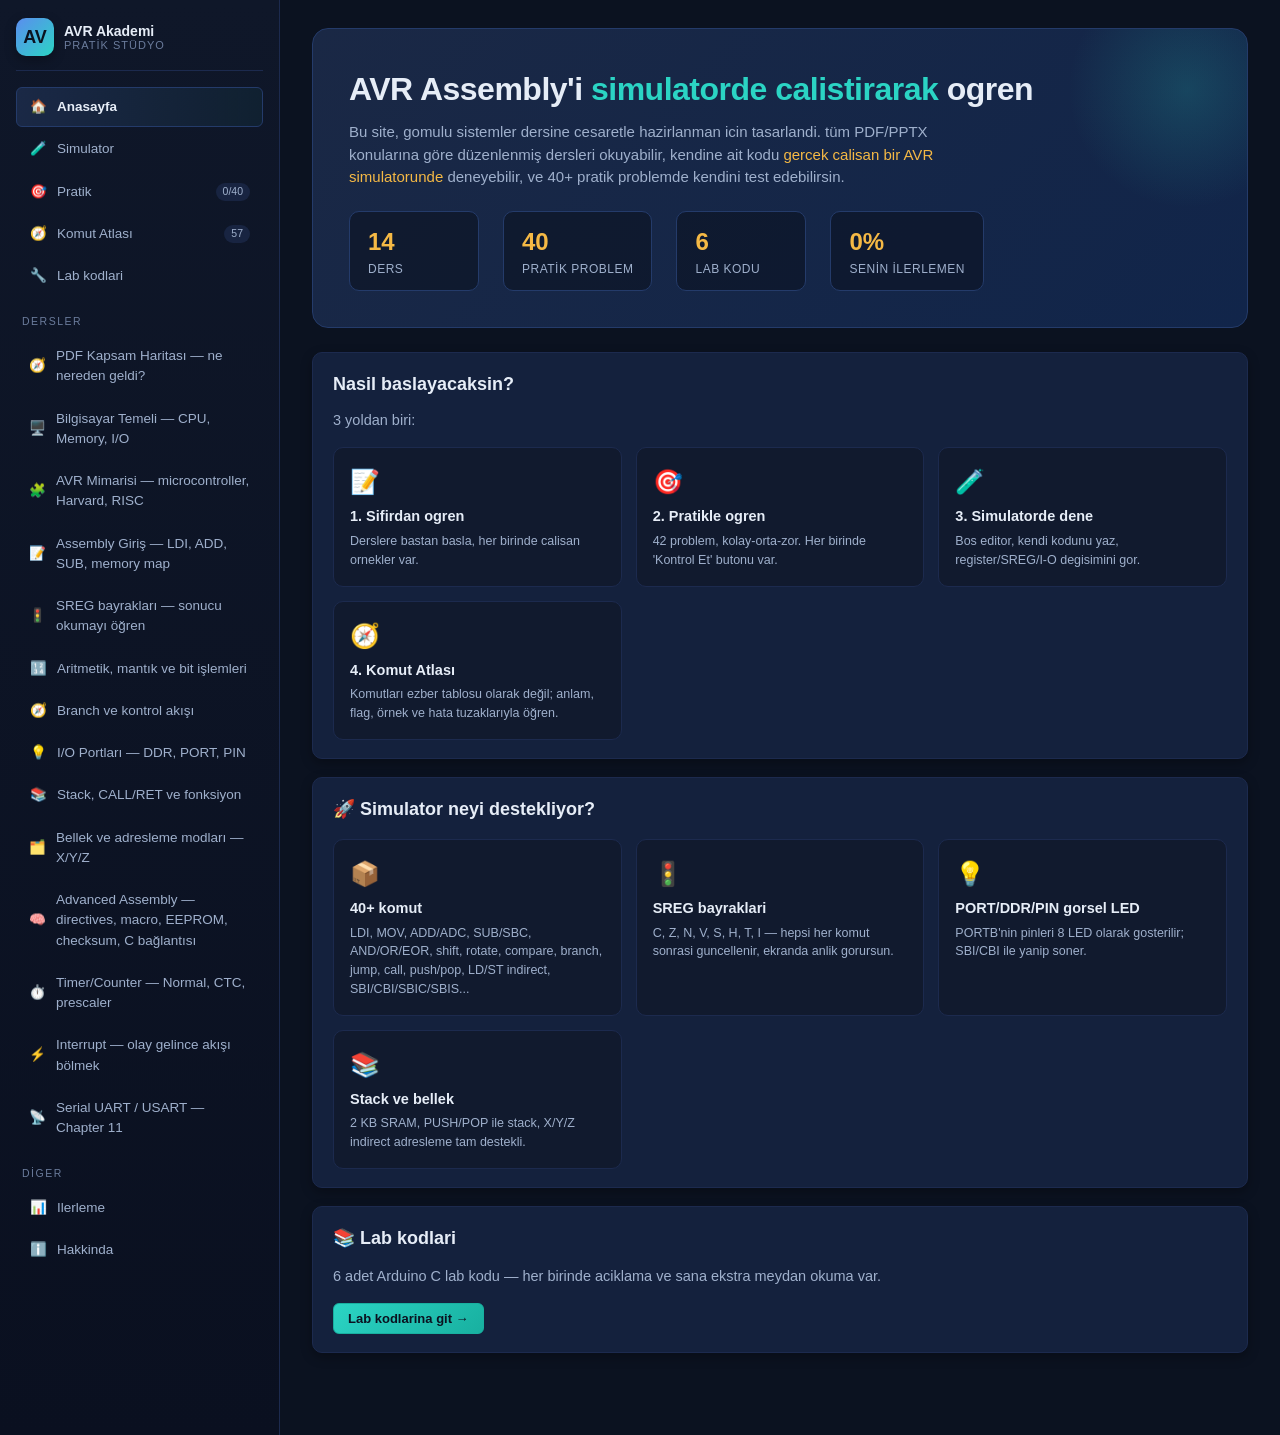
<file: index.html>
<!DOCTYPE html>
<html lang="tr">
<head>
  <meta charset="UTF-8">
  <meta name="viewport" content="width=device-width, initial-scale=1">
  <meta http-equiv="refresh" content="0; url=avr_akademi_v8_tum_pdf_kontrol_full_dersler.html">
  <title>AVR Akademi</title>
</head>
<body>
  <script>
    window.location.replace("avr_akademi_v8_tum_pdf_kontrol_full_dersler.html");
  </script>
  <a href="avr_akademi_v8_tum_pdf_kontrol_full_dersler.html">AVR Akademi sitesini ac</a>
</body>
</html>
</file>
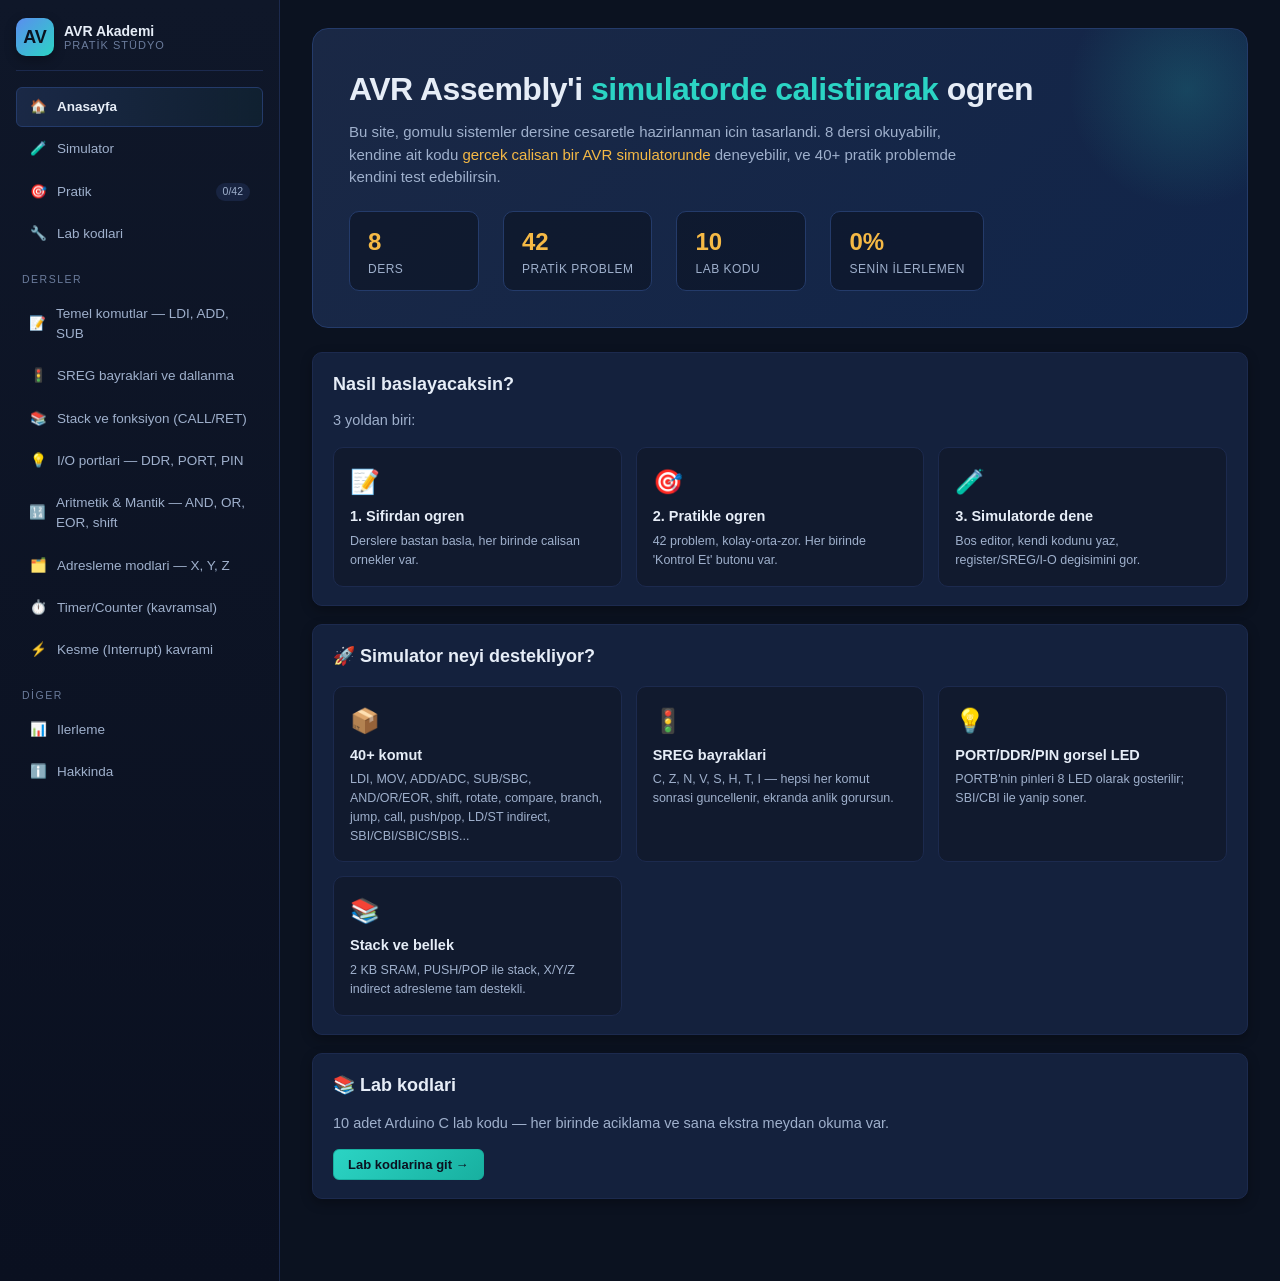
<file: original_split_files/index.html>
<!DOCTYPE html>
<html lang="tr">
<head>
  <meta charset="UTF-8">
  <meta name="viewport" content="width=device-width, initial-scale=1">
  <title>AVR Akademi — Pratik Stüdyo</title>
  <link rel="stylesheet" href="styles.css">
</head>
<body>
  <div class="app">
    <aside class="sidebar" id="sidebar"></aside>
    <main class="main" id="main"></main>
  </div>

  <script src="simulator.js"></script>
  <script src="content.js"></script>
  <script src="app.js"></script>
</body>
</html>
</file>
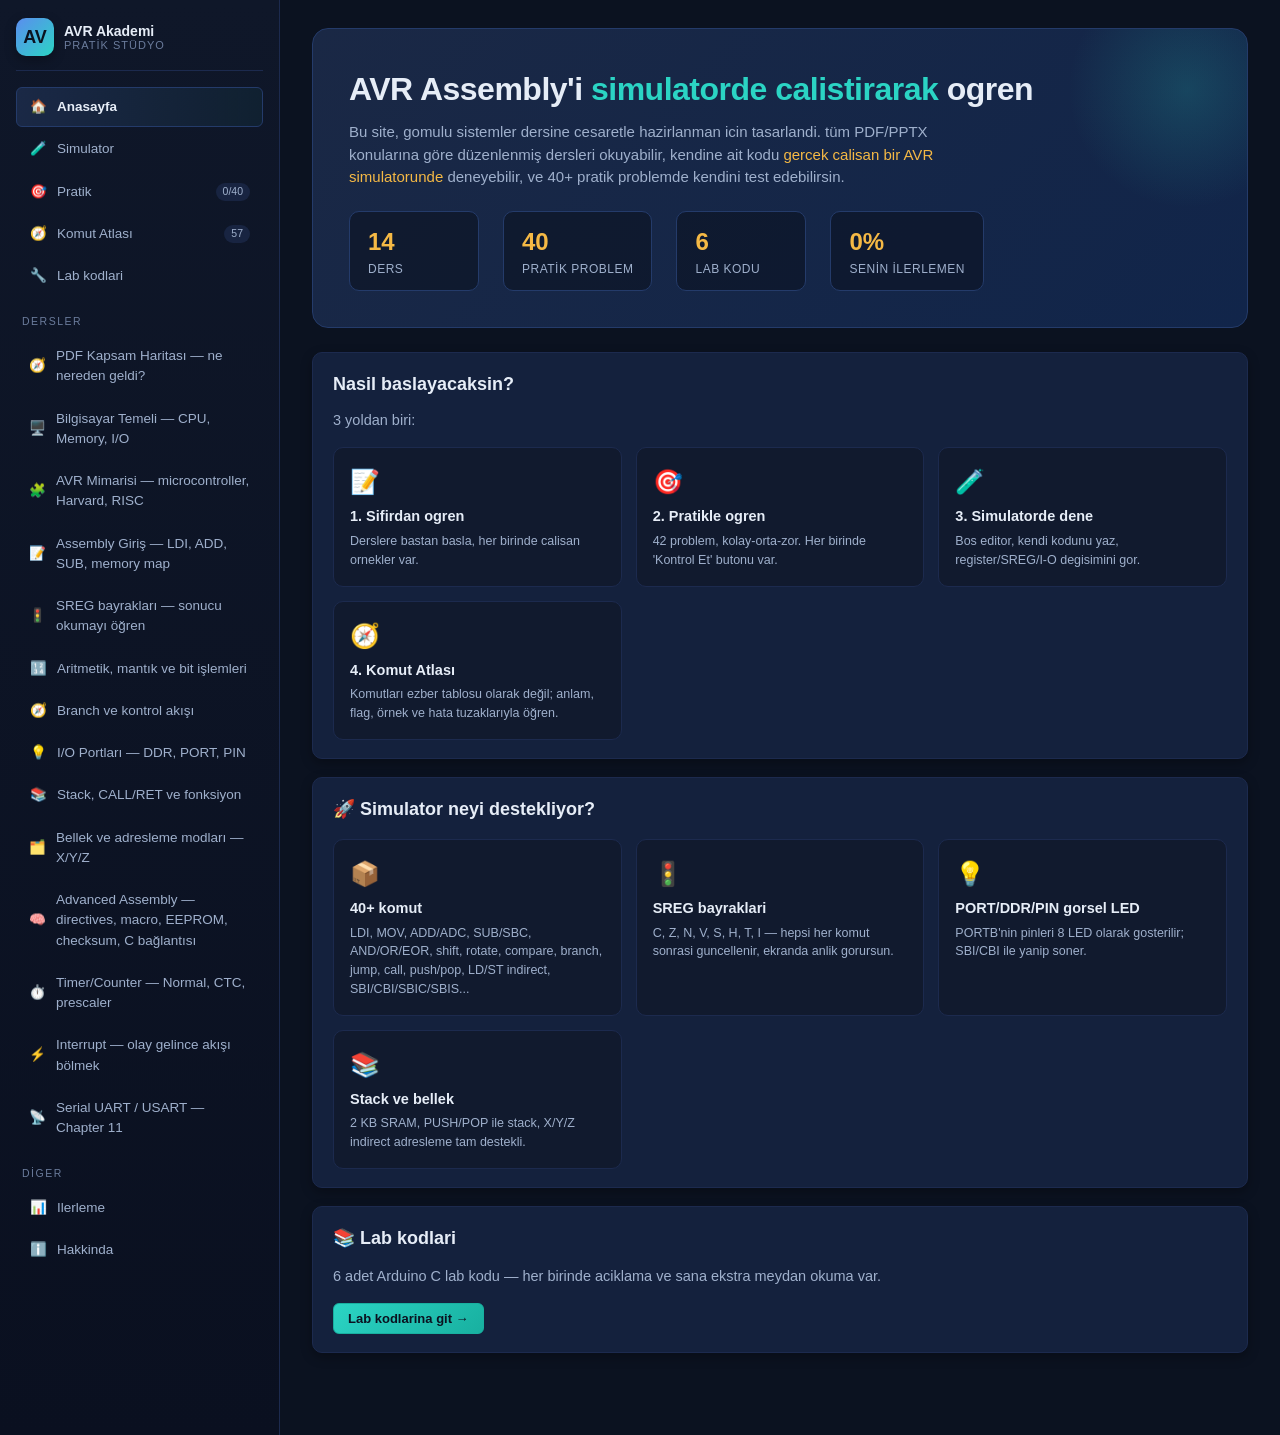
<file: avr_akademi_v8_tum_pdf_kontrol_full_dersler.html>
<!DOCTYPE html>
<html lang="tr">
<head>
  <meta charset="UTF-8">
  <meta name="viewport" content="width=device-width, initial-scale=1">
  <title>AVR Akademi — Full PDF Uyumlu Ders Stüdyosu</title>
  <style>
/* ===== Renk paleti ===== */
:root {
  --bg:          #0B1220;
  --bg-2:        #111A2E;
  --bg-3:        #182441;
  --panel:       #14213D;
  --panel-2:     #1B2C57;
  --border:      #243B6A;
  --border-soft: #1C2A4E;
  --text:        #E6EDF7;
  --text-dim:    #9FB0CC;
  --text-mute:   #6B7C9C;

  --primary:     #5B8DEF;
  --primary-2:   #3B6FE0;
  --teal:        #2BD4C4;
  --teal-2:      #18B0A0;
  --gold:        #F5B945;
  --gold-2:      #E09A1D;
  --red:         #F26B6B;
  --red-2:       #C9404E;
  --green:       #4ADE80;
  --green-2:     #22A55B;
  --purple:      #B58CF2;

  --shadow:      0 10px 30px rgba(0,0,0,0.4);
  --shadow-2:    0 4px 12px rgba(0,0,0,0.3);
  --r-sm:        6px;
  --r-md:        10px;
  --r-lg:        16px;
}

* { box-sizing: border-box; }
html, body {
  margin: 0; padding: 0;
  background: var(--bg);
  color: var(--text);
  font-family: -apple-system, BlinkMacSystemFont, "Segoe UI", Roboto, "Helvetica Neue", Arial, sans-serif;
  font-size: 14.5px;
  line-height: 1.5;
  -webkit-font-smoothing: antialiased;
}

/* ===== Layout ===== */
.app {
  display: grid;
  grid-template-columns: 280px 1fr;
  min-height: 100vh;
}
@media (max-width: 900px) {
  .app { grid-template-columns: 1fr; }
  .sidebar { position: fixed; left: -300px; top: 0; bottom: 0; z-index: 100; transition: left 0.25s ease; }
  .sidebar.open { left: 0; }
  .mobile-toggle { display: inline-flex !important; }
}

.sidebar {
  background: linear-gradient(180deg, #0F1729 0%, #0A1020 100%);
  border-right: 1px solid var(--border-soft);
  padding: 18px 16px;
  width: 280px;
  overflow-y: auto;
}
.brand {
  display: flex; align-items: center; gap: 10px;
  margin-bottom: 16px;
  padding-bottom: 14px;
  border-bottom: 1px solid var(--border-soft);
}
.brand-logo {
  width: 38px; height: 38px;
  border-radius: 10px;
  background: linear-gradient(135deg, var(--primary), var(--teal));
  display: grid; place-items: center;
  font-weight: 800; color: #0B1220; font-size: 18px;
  box-shadow: var(--shadow-2);
}
.brand-text { line-height: 1.15; }
.brand-text .t1 { font-size: 14px; font-weight: 700; color: var(--text); }
.brand-text .t2 { font-size: 11px; color: var(--text-mute); text-transform: uppercase; letter-spacing: 1px; }

.nav-section {
  margin-top: 18px;
  font-size: 10.5px;
  text-transform: uppercase;
  letter-spacing: 1.5px;
  color: var(--text-mute);
  padding: 0 6px 6px;
}
.nav-item {
  display: flex; align-items: center; gap: 10px;
  padding: 9px 12px;
  border-radius: var(--r-sm);
  cursor: pointer;
  color: var(--text-dim);
  font-size: 13.5px;
  margin-bottom: 2px;
  transition: all 0.15s;
  border: 1px solid transparent;
}
.nav-item:hover {
  background: var(--bg-2);
  color: var(--text);
}
.nav-item.active {
  background: linear-gradient(90deg, rgba(91,141,239,0.15) 0%, rgba(43,212,196,0.05) 100%);
  color: var(--text);
  border-color: var(--border);
  font-weight: 600;
}
.nav-item .ico { width: 18px; text-align: center; }
.nav-item .badge {
  margin-left: auto;
  background: var(--bg-3);
  color: var(--text-dim);
  padding: 1px 7px;
  border-radius: 10px;
  font-size: 10.5px;
}

/* ===== Main content ===== */
.main {
  padding: 28px 32px 64px;
  max-width: 1200px;
  margin: 0 auto;
  width: 100%;
}
@media (max-width: 700px) {
  .main { padding: 16px; }
}

.mobile-toggle {
  display: none;
  background: var(--panel);
  border: 1px solid var(--border);
  color: var(--text);
  border-radius: 6px;
  padding: 6px 10px;
  margin-bottom: 14px;
  cursor: pointer;
}

.page-head {
  margin-bottom: 22px;
}
.page-head h1 {
  margin: 0 0 6px;
  font-size: 28px;
  font-weight: 700;
  color: var(--text);
}
.page-head .sub {
  color: var(--text-dim);
  font-size: 14px;
}

/* Section card */
.card {
  background: var(--panel);
  border: 1px solid var(--border-soft);
  border-radius: var(--r-md);
  padding: 18px 20px;
  margin-bottom: 18px;
  box-shadow: var(--shadow-2);
}
.card h2 {
  margin: 0 0 12px;
  font-size: 18px;
  color: var(--text);
}
.card h3 {
  margin: 0 0 8px;
  font-size: 14.5px;
  color: var(--teal);
  font-weight: 600;
}

/* Hero on home */
.hero {
  background: linear-gradient(135deg, #1A2845 0%, #11254A 100%);
  border: 1px solid var(--border);
  border-radius: var(--r-lg);
  padding: 36px;
  margin-bottom: 24px;
  position: relative;
  overflow: hidden;
}
.hero::after {
  content: "";
  position: absolute;
  right: -80px; top: -80px;
  width: 280px; height: 280px;
  border-radius: 50%;
  background: radial-gradient(circle, rgba(43,212,196,0.18), transparent 60%);
}
.hero h1 {
  margin: 0 0 8px;
  font-size: 32px;
  letter-spacing: -0.5px;
}
.hero .gold { color: var(--gold); }
.hero .teal { color: var(--teal); }
.hero p {
  color: var(--text-dim);
  font-size: 15px;
  max-width: 640px;
  margin: 6px 0;
}
.hero-stats {
  display: flex; gap: 24px;
  margin-top: 22px;
  flex-wrap: wrap;
}
.stat {
  background: rgba(11, 18, 32, 0.6);
  border: 1px solid var(--border);
  border-radius: var(--r-md);
  padding: 12px 18px;
  min-width: 130px;
}
.stat .n { font-size: 24px; font-weight: 700; color: var(--gold); }
.stat .l { color: var(--text-dim); font-size: 12px; text-transform: uppercase; letter-spacing: 0.5px; }

.tile-grid {
  display: grid;
  grid-template-columns: repeat(auto-fill, minmax(220px, 1fr));
  gap: 14px;
  margin-top: 16px;
}
.tile {
  background: var(--bg-2);
  border: 1px solid var(--border-soft);
  border-radius: var(--r-md);
  padding: 16px;
  cursor: pointer;
  transition: all 0.15s;
}
.tile:hover {
  border-color: var(--teal);
  transform: translateY(-2px);
  box-shadow: 0 6px 20px rgba(43, 212, 196, 0.15);
}
.tile .ico { font-size: 24px; margin-bottom: 6px; }
.tile .t { font-weight: 600; margin-bottom: 4px; }
.tile .d { color: var(--text-dim); font-size: 12.5px; }

/* Lesson page */
.lesson-intro {
  background: rgba(43, 212, 196, 0.08);
  border-left: 3px solid var(--teal);
  border-radius: 6px;
  padding: 12px 16px;
  margin-bottom: 18px;
  color: var(--text);
}
.example-block {
  margin-bottom: 16px;
}
.example-block .title {
  font-weight: 600;
  margin-bottom: 8px;
  display: flex; align-items: center; gap: 8px;
}

/* Code editor (textarea) */
.editor-wrap {
  position: relative;
  border: 1px solid var(--border);
  border-radius: var(--r-md);
  overflow: hidden;
  background: #0A0F1C;
}
.editor-header {
  display: flex; align-items: center; gap: 10px;
  background: #0F162A;
  padding: 8px 12px;
  border-bottom: 1px solid var(--border-soft);
}
.editor-header .dot { width: 10px; height: 10px; border-radius: 50%; }
.editor-header .dot.r { background: #F26B6B; }
.editor-header .dot.y { background: #F5B945; }
.editor-header .dot.g { background: #4ADE80; }
.editor-header .lbl { color: var(--text-mute); font-size: 12px; margin-left: 4px; }

.code-editor, pre.code {
  width: 100%;
  background: #0A0F1C;
  color: #E6EDF7;
  border: none;
  outline: none;
  padding: 14px 16px;
  font-family: "Fira Code", Consolas, Monaco, monospace;
  font-size: 13px;
  line-height: 1.55;
  white-space: pre;
  overflow: auto;
  resize: vertical;
  min-height: 160px;
  tab-size: 4;
  display: block;
  margin: 0;
}
pre.code { min-height: 0; max-height: 360px; }
.code-editor { min-height: 240px; }

.toolbar {
  display: flex; gap: 8px; flex-wrap: wrap;
  margin-top: 10px;
}
.btn {
  display: inline-flex; align-items: center; gap: 6px;
  background: var(--panel-2);
  color: var(--text);
  border: 1px solid var(--border);
  border-radius: var(--r-sm);
  padding: 7px 14px;
  font-size: 13px;
  font-weight: 600;
  cursor: pointer;
  transition: all 0.15s;
}
.btn:hover { background: var(--bg-3); }
.btn.primary {
  background: linear-gradient(135deg, var(--primary), var(--primary-2));
  border-color: var(--primary-2);
  color: #fff;
}
.btn.primary:hover { filter: brightness(1.1); }
.btn.teal {
  background: linear-gradient(135deg, var(--teal), var(--teal-2));
  border-color: var(--teal-2);
  color: #0B1220;
}
.btn.gold {
  background: linear-gradient(135deg, var(--gold), var(--gold-2));
  border-color: var(--gold-2);
  color: #0B1220;
}
.btn.ghost {
  background: transparent;
  color: var(--text-dim);
}
.btn:disabled { opacity: 0.5; cursor: not-allowed; }

/* Simulator output */
.sim-row {
  display: grid;
  grid-template-columns: 1fr 1fr;
  gap: 14px;
  margin-top: 14px;
}
@media (max-width: 800px) { .sim-row { grid-template-columns: 1fr; } }

.sim-panel {
  background: var(--bg-2);
  border: 1px solid var(--border-soft);
  border-radius: var(--r-md);
  padding: 12px 14px;
}
.sim-panel h4 {
  margin: 0 0 8px;
  font-size: 12px;
  text-transform: uppercase;
  letter-spacing: 1px;
  color: var(--text-mute);
}

.regs-grid {
  display: grid;
  grid-template-columns: repeat(4, 1fr);
  gap: 6px;
  font-family: "Fira Code", Consolas, Monaco, monospace;
  font-size: 12px;
}
.reg {
  background: var(--bg);
  border: 1px solid var(--border-soft);
  border-radius: 4px;
  padding: 4px 6px;
  display: flex;
  justify-content: space-between;
  gap: 6px;
}
.reg .n { color: var(--text-mute); }
.reg .v { color: var(--teal); font-weight: 600; }
.reg.changed { border-color: var(--gold); background: rgba(245,185,69,0.08); }
.reg.changed .v { color: var(--gold); }

.flags {
  display: flex; gap: 6px; flex-wrap: wrap;
}
.flag {
  background: var(--bg);
  border: 1px solid var(--border-soft);
  border-radius: 4px;
  padding: 4px 8px;
  font-family: "Fira Code", Consolas, Monaco, monospace;
  font-size: 12px;
  display: flex; gap: 4px;
}
.flag .n { color: var(--text-mute); }
.flag .v { font-weight: 700; }
.flag.set .v { color: var(--green); }
.flag.unset .v { color: var(--red); }

.led-bar {
  display: flex; gap: 4px;
  margin: 6px 0;
}
.led {
  width: 22px; height: 22px;
  border-radius: 4px;
  background: #222;
  border: 1px solid #1a1a1a;
  display: grid; place-items: center;
  font-size: 9px;
  color: #444;
}
.led.on {
  background: radial-gradient(circle at 30% 30%, #FFE48C, #F5B945 70%);
  border-color: #C99417;
  color: #6E4900;
  box-shadow: 0 0 8px rgba(245, 185, 69, 0.6);
}

.mem-box {
  background: var(--bg);
  border: 1px solid var(--border-soft);
  border-radius: 6px;
  padding: 8px 10px;
  font-family: "Fira Code", Consolas, Monaco, monospace;
  font-size: 12px;
  max-height: 180px;
  overflow: auto;
}

.console {
  background: #06090F;
  border: 1px solid var(--border-soft);
  border-radius: 6px;
  padding: 10px 12px;
  font-family: "Fira Code", Consolas, Monaco, monospace;
  font-size: 12px;
  max-height: 220px;
  overflow: auto;
  color: var(--text);
  white-space: pre-wrap;
  margin-top: 12px;
}
.console .err { color: var(--red); font-weight: 600; }
.console .ok { color: var(--green); font-weight: 600; }
.console .info { color: var(--teal); }

/* Practice */
.problem {
  background: var(--panel);
  border: 1px solid var(--border-soft);
  border-radius: var(--r-md);
  padding: 16px 18px;
  margin-bottom: 14px;
}
.problem-head {
  display: flex; align-items: center; gap: 10px;
  margin-bottom: 8px;
  flex-wrap: wrap;
}
.problem .level {
  font-size: 10.5px;
  text-transform: uppercase;
  letter-spacing: 0.8px;
  padding: 2px 8px;
  border-radius: 10px;
  font-weight: 700;
}
.problem .level.kolay { background: rgba(74,222,128,0.15); color: var(--green); border: 1px solid var(--green-2); }
.problem .level.orta { background: rgba(245,185,69,0.15); color: var(--gold); border: 1px solid var(--gold-2); }
.problem .level.zor { background: rgba(242,107,107,0.15); color: var(--red); border: 1px solid var(--red-2); }
.problem .topic { font-size: 11px; color: var(--text-mute); }
.problem .title { font-weight: 600; font-size: 15px; }
.problem .desc { color: var(--text-dim); margin: 8px 0 12px; }
.problem .status {
  margin-left: auto;
  font-size: 11px;
}
.problem .status.done { color: var(--green); }

.collapse {
  border-top: 1px solid var(--border-soft);
  margin-top: 12px;
  padding-top: 12px;
}
.collapse-header {
  display: flex; gap: 8px; align-items: center;
  cursor: pointer;
  color: var(--text-dim);
  font-size: 12.5px;
  user-select: none;
}
.collapse-content { display: none; margin-top: 8px; }
.collapse.open .collapse-content { display: block; }
.collapse.open .chev { transform: rotate(90deg); }
.chev { transition: transform 0.15s; display: inline-block; }

.filter-bar {
  display: flex; gap: 8px; margin-bottom: 16px; flex-wrap: wrap;
}
.chip {
  background: var(--bg-2);
  border: 1px solid var(--border-soft);
  border-radius: 14px;
  padding: 5px 12px;
  font-size: 12px;
  cursor: pointer;
  color: var(--text-dim);
  transition: all 0.15s;
}
.chip:hover { color: var(--text); border-color: var(--border); }
.chip.active {
  background: var(--bg-3);
  border-color: var(--teal);
  color: var(--text);
  font-weight: 600;
}

/* Progress */
.progress-bar {
  background: var(--bg-2);
  border-radius: 6px;
  height: 8px;
  overflow: hidden;
  margin: 6px 0 16px;
}
.progress-bar .fill {
  background: linear-gradient(90deg, var(--teal), var(--green));
  height: 100%;
  transition: width 0.3s;
}

/* Toast */
.toast {
  position: fixed;
  bottom: 24px;
  right: 24px;
  padding: 12px 18px;
  border-radius: var(--r-md);
  background: var(--panel);
  border: 1px solid var(--border);
  color: var(--text);
  font-size: 13px;
  box-shadow: var(--shadow);
  z-index: 200;
  opacity: 0;
  transform: translateY(10px);
  transition: all 0.25s;
  pointer-events: none;
}
.toast.show { opacity: 1; transform: translateY(0); }
.toast.success { border-color: var(--green); background: linear-gradient(135deg, rgba(74,222,128,0.15), var(--panel)); }
.toast.error { border-color: var(--red); background: linear-gradient(135deg, rgba(242,107,107,0.15), var(--panel)); }

/* Code highlight (basic, for visible code) */
.code-asm .kw   { color: #5B8DEF; font-weight: 600; }
.code-asm .reg  { color: #F5B945; }
.code-asm .num  { color: #2BD4C4; }
.code-asm .com  { color: #6B7C9C; font-style: italic; }
.code-asm .lbl  { color: #B58CF2; }

/* Tabs (used inside lab cards etc.) */
.tabs {
  display: flex; gap: 0;
  border-bottom: 1px solid var(--border-soft);
  margin-bottom: 12px;
}
.tab {
  padding: 8px 16px;
  background: transparent;
  border: none;
  color: var(--text-dim);
  cursor: pointer;
  border-bottom: 2px solid transparent;
  font-size: 13px;
  font-weight: 600;
}
.tab.active { color: var(--text); border-bottom-color: var(--teal); }
.tab:hover { color: var(--text); }

/* Misc */
hr { border: none; border-top: 1px solid var(--border-soft); margin: 16px 0; }
a { color: var(--teal); text-decoration: none; }
a:hover { text-decoration: underline; }
kbd {
  background: var(--bg-2);
  border: 1px solid var(--border-soft);
  border-bottom-width: 2px;
  border-radius: 4px;
  padding: 1px 6px;
  font-family: "Fira Code", Consolas, monospace;
  font-size: 11.5px;
  color: var(--text);
}

/* Scrollbar */
::-webkit-scrollbar { width: 10px; height: 10px; }
::-webkit-scrollbar-track { background: var(--bg); }
::-webkit-scrollbar-thumb { background: var(--bg-3); border-radius: 5px; }
::-webkit-scrollbar-thumb:hover { background: var(--border); }

/* ===== Full rebuild additions ===== */
.goal-grid{display:grid;grid-template-columns:repeat(auto-fit,minmax(210px,1fr));gap:10px;margin-top:10px}.goal{background:rgba(43,212,196,.08);border:1px solid var(--border-soft);border-left:3px solid var(--teal);border-radius:8px;padding:10px;color:var(--text)}
.lesson-section{background:var(--panel);border:1px solid var(--border-soft);border-radius:var(--r-md);padding:18px 20px;margin-bottom:16px;box-shadow:var(--shadow-2)}.lesson-section h2{margin:0 0 8px;font-size:18px;color:var(--teal)}.lesson-section p{color:var(--text-dim);margin:0 0 10px}.step-list{display:grid;gap:8px;margin-top:12px}.step{display:flex;gap:10px;align-items:flex-start;background:var(--bg-2);border:1px solid var(--border-soft);border-radius:8px;padding:9px}.step b{display:grid;place-items:center;min-width:24px;height:24px;background:var(--teal);color:#07111f;border-radius:99px}.mini-table{overflow:auto;margin-top:12px;border:1px solid var(--border-soft);border-radius:8px}.mini-table table{width:100%;border-collapse:collapse}.mini-table td{border-bottom:1px solid var(--border-soft);padding:8px 10px;color:var(--text-dim)}.example-explain{color:var(--text-dim);margin-top:0}.trace-box{margin-top:10px;background:rgba(91,141,239,.08);border-left:3px solid var(--primary);border-radius:8px;padding:10px 14px;color:var(--text-dim)}.trace-box ol{margin:6px 0 0 20px;padding:0}.warning-card{border-color:rgba(245,185,69,.35)}.pitfall{display:flex;gap:10px;align-items:flex-start;background:rgba(245,185,69,.08);border:1px solid rgba(245,185,69,.2);border-radius:8px;padding:10px;margin:8px 0}.pitfall b{color:var(--gold);min-width:145px}.pitfall span{color:var(--text-dim)}.quiz-item{background:var(--bg-2);border:1px solid var(--border-soft);border-radius:8px;margin:8px 0;padding:10px}.quiz-item summary{cursor:pointer;color:var(--text);font-weight:600}.quiz-item div{color:var(--text-dim);margin-top:8px}.search-input{width:100%;max-width:480px;background:var(--bg-2);border:1px solid var(--border);border-radius:8px;padding:10px 12px;color:var(--text);margin-bottom:12px}.cmd-grid{display:grid;grid-template-columns:repeat(auto-fit,minmax(310px,1fr));gap:14px}.cmd-card{background:var(--panel);border:1px solid var(--border-soft);border-radius:var(--r-md);padding:14px;box-shadow:var(--shadow-2)}.cmd-top{display:flex;justify-content:space-between;align-items:center;gap:10px;margin-bottom:8px}.cmd-name{font-family:"Fira Code",Consolas,monospace;color:var(--gold);font-size:20px;font-weight:800}.cmd-cat{font-size:11px;color:var(--text-dim);border:1px solid var(--border);border-radius:99px;padding:2px 8px;background:var(--bg-2)}.cmd-card p{margin:6px 0;color:var(--text-dim);font-size:13px}.cmd-card .editor-wrap{margin:10px 0}.cmd-card pre.code{max-height:180px}.cmd-card .pitfall b{min-width:auto}.cmd-card .btn{margin-top:6px}


/* FIX: assembly syntax highlight span'leri register grid CSS'iyle çakışmasın. */
.code-asm .kw, .code-asm .reg, .code-asm .num, .code-asm .com, .code-asm .lbl {
  display: inline !important;
  background: transparent !important;
  border: 0 !important;
  border-radius: 0 !important;
  padding: 0 !important;
  gap: 0 !important;
  justify-content: initial !important;
}
.code-asm .kw   { color: #5B8DEF !important; font-weight: 600; }
.code-asm .reg  { color: #F5B945 !important; }
.code-asm .num  { color: #2BD4C4 !important; }
.code-asm .com  { color: #6B7C9C !important; font-style: italic; }
.code-asm .lbl  { color: #B58CF2 !important; }

.mini-table tr:first-child td{font-weight:800;color:var(--teal);background:rgba(43,212,196,.08)}
.lesson-section p{max-width:980px}.trace-box{background:rgba(245,185,69,.08);border:1px solid rgba(245,185,69,.22);border-radius:10px;padding:10px 14px;margin-top:10px}.trace-box ol{margin:8px 0 0 18px}.pitfall{display:grid;grid-template-columns:minmax(180px,1fr) 2fr;gap:10px;padding:10px;border-bottom:1px solid var(--border-soft)}@media(max-width:700px){.pitfall{grid-template-columns:1fr}}

</style>
</head>
<body>
  <div class="app">
    <aside class="sidebar" id="sidebar"></aside>
    <main class="main" id="main"></main>
  </div>

  <script>
/* =====================================================================
   AVR Assembly Simulator (basitlestirilmis - egitim amaclidir)
   Destekledigi komutlar:
     Data: LDI, MOV, LDS, STS, IN, OUT, LD, ST (X/Y/Z, X+/Y+/Z+, -X/-Y/-Z)
     Arit: ADD, ADC, SUB, SUBI, SBC, SBCI, INC, DEC, NEG, COM, CLR, SER
     Logic: AND, ANDI, OR, ORI, EOR, TST
     Shift: LSL, LSR, ASR, ROL, ROR
     Compare: CP, CPI, CPC
     Branch: BREQ, BRNE, BRCS, BRCC, BRLO, BRSH, BRMI, BRPL, BRLT, BRGE
     Jump: JMP, RJMP
     Call: CALL, RCALL, RET
     Stack: PUSH, POP
     I/O bit: SBI, CBI, SBIC, SBIS
     Reg bit: SBRC, SBRS
     Misc: NOP, SEI, CLI, SEC, CLC, SEZ, CLZ
   ===================================================================== */

const IO_ADDR = {
  PINB: 0x23, DDRB: 0x24, PORTB: 0x25,
  PINC: 0x26, DDRC: 0x27, PORTC: 0x28,
  PIND: 0x29, DDRD: 0x2A, PORTD: 0x2B,
  TIFR0: 0x35, TIFR1: 0x36, TIFR2: 0x37,
  EIFR: 0x3C, EIMSK: 0x3D,
  GPIOR0: 0x3E,
  EECR: 0x3F, EEDR: 0x40, EEARL: 0x41, EEARH: 0x42,
  GTCCR: 0x43, TCCR0A: 0x44, TCCR0B: 0x45, TCNT0: 0x46, OCR0A: 0x47, OCR0B: 0x48,
  GPIOR1: 0x4A, GPIOR2: 0x4B,
  SPCR: 0x4C, SPSR: 0x4D, SPDR: 0x4E,
  ACSR: 0x50,
  SMCR: 0x53, MCUSR: 0x54, MCUCR: 0x55,
  SPMCSR: 0x57,
  SPL: 0x5D, SPH: 0x5E, SREG: 0x5F,
  WDTCSR: 0x60, CLKPR: 0x61,
  PRR: 0x64, OSCCAL: 0x66, PCICR: 0x68, EICRA: 0x69,
  PCMSK0: 0x6B, PCMSK1: 0x6C, PCMSK2: 0x6D,
  TIMSK0: 0x6E, TIMSK1: 0x6F, TIMSK2: 0x70,
  ADCL: 0x78, ADCH: 0x79, ADCSRA: 0x7A, ADCSRB: 0x7B, ADMUX: 0x7C,
  DIDR0: 0x7E, DIDR1: 0x7F,
  TCCR1A: 0x80, TCCR1B: 0x81, TCCR1C: 0x82,
  TCNT1L: 0x84, TCNT1H: 0x85, ICR1L: 0x86, ICR1H: 0x87,
  OCR1AL: 0x88, OCR1AH: 0x89, OCR1BL: 0x8A, OCR1BH: 0x8B,
  TCCR2A: 0xB0, TCCR2B: 0xB1, TCNT2: 0xB2, OCR2A: 0xB3, OCR2B: 0xB4, ASSR: 0xB6,
  TWBR: 0xB8, TWSR: 0xB9, TWAR: 0xBA, TWDR: 0xBB, TWCR: 0xBC, TWAMR: 0xBD,
  UCSR0A: 0xC0, UCSR0B: 0xC1, UCSR0C: 0xC2,
  UBRR0L: 0xC4, UBRR0H: 0xC5, UDR0: 0xC6
};

// Bit name -> bit index, for common SBI/CBI usage
const BIT_NAMES = {
  // SREG
  C: 0, Z: 1, N: 2, V: 3, S: 4, H: 5, T: 6, I: 7,
  // Generic pin/bit positions (most are just numeric, but provide common ones)
  PB0:0, PB1:1, PB2:2, PB3:3, PB4:4, PB5:5, PB6:6, PB7:7,
  PC0:0, PC1:1, PC2:2, PC3:3, PC4:4, PC5:5, PC6:6, PC7:7,
  PD0:0, PD1:1, PD2:2, PD3:3, PD4:4, PD5:5, PD6:6, PD7:7,
  TOV0: 0, OCF0A: 1, OCF0B: 2,
  TOV1: 0, OCF1A: 1, OCF1B: 2, ICF1: 5,
  EERE: 0, EEPE: 1, EEMPE: 2, EERIE: 3,
  TXEN0: 3, RXEN0: 4, UDRE0: 5, TXC0: 6, RXC0: 7, RXCIE0: 7, TXCIE0: 6, UDRIE0: 5, UCSZ02: 2, RXB80: 1, TXB80: 0, FE0: 4, DOR0: 3, PE0: 2, U2X0: 1, MPCM0: 0, UMSEL00: 6, UMSEL01: 7, UPM00: 4, UPM01: 5, USBS0: 3, UCSZ00: 1, UCSZ01: 2, UCPOL0: 0,
  WGM00: 0, WGM01: 1, WGM02: 3,
  CS00: 0, CS01: 1, CS02: 2,
  CS10: 0, CS11: 1, CS12: 2,
  TOIE0: 0, OCIE0A: 1, OCIE0B: 2,
  TOIE1: 0, OCIE1A: 1, OCIE1B: 2,
  INT0: 0, INT1: 1,
  ISC00: 0, ISC01: 1, ISC10: 2, ISC11: 3,
  PCIE0: 0, PCIE1: 1, PCIE2: 2,
  TWEN: 2, TWWC: 3, TWSTO: 4, TWSTA: 5, TWEA: 6, TWINT: 7, TWIE: 0,
  SPIE: 7, SPE: 6, DORD: 5, MSTR: 4, CPOL: 3, CPHA: 2, SPR1: 1, SPR0: 0,
  SPIF: 7, WCOL: 6, SPI2X: 0,
  ADEN: 7, ADSC: 6, ADIF: 4, ADIE: 3
};

const RAMEND = 0x08FF; // ATmega328 SRAM ends at 0x08FF

function parseRegister(token, line) {
  if (!token) throw new Error(`Satir ${line}: register bekleniyordu`);
  const t = token.toUpperCase();
  // X/Y/Z register pairs handled separately, but XL/XH etc. are aliases
  const aliases = { XL: 26, XH: 27, YL: 28, YH: 29, ZL: 30, ZH: 31 };
  if (aliases[t] !== undefined) return aliases[t];
  if (!/^R(\d{1,2})$/.test(t)) throw new Error(`Satir ${line}: register bekleniyordu, '${token}' bulundu`);
  const n = parseInt(t.slice(1), 10);
  if (n < 0 || n > 31) throw new Error(`Satir ${line}: register R${n} gecersiz (R0-R31)`);
  return n;
}

function parseImmediate(token, line, equs) {
  if (token === undefined || token === null) throw new Error(`Satir ${line}: sayi bekleniyordu`);
  let t = String(token).trim();
  // Char literal: 'A' -> 65
  t = t.replace(/'(.)'/g, (m, ch) => String(ch.charCodeAt(0)));
  // Allow $hh or 0xhh or 0bxx or decimal
  // Allow simple expressions: (1<<5)|(1<<2), HIGH(x), LOW(x), and basic + - * / & | ^
  // Replace .EQU names with their values
  t = t.replace(/\b([A-Za-z_][A-Za-z0-9_]*)\b/g, (m) => {
    const up = m.toUpperCase();
    if (equs[up] !== undefined) return `(${equs[up]})`;
    if (BIT_NAMES[up] !== undefined) return BIT_NAMES[up];
    if (IO_ADDR[up] !== undefined) return IO_ADDR[up];
    if (up === 'RAMEND') return RAMEND;
    if (up === 'HIGH') return 'HIGH_FN';
    if (up === 'LOW') return 'LOW_FN';
    return m;
  });
  // Convert $hh and 0xhh and 0bxx into JS numeric form
  t = t.replace(/\$([0-9A-Fa-f]+)/g, '0x$1');
  // Implement HIGH(n) and LOW(n) via wrap
  // Replace HIGH_FN(x) and LOW_FN(x)
  function evalExpr(expr) {
    // wrap HIGH/LOW
    expr = expr.replace(/HIGH_FN\(([^)]+)\)/g, '(((($1))>>8)&0xFF)');
    expr = expr.replace(/LOW_FN\(([^)]+)\)/g, '((($1))&0xFF)');
    // Only allow a safe subset
    if (!/^[\s0-9xXbBoO()|&^+\-*/<>!~,.A-F]+$/.test(expr.replace(/0x[0-9A-Fa-f]+/g,'0').replace(/0b[01]+/g,'0'))) {
      // be lenient — allow letters too
    }
    try {
      // eslint-disable-next-line no-new-func
      const v = Function('"use strict"; return (' + expr + ');')();
      if (typeof v !== 'number' || !isFinite(v)) throw 0;
      return v | 0;
    } catch (e) {
      throw new Error(`Satir ${line}: sayisal ifade hatasi: '${token}'`);
    }
  }
  return evalExpr(t);
}

function parseAddress(token, line, equs) {
  return parseImmediate(token, line, equs);
}

// Map textual I/O register name to I/O address (used by IN/OUT, SBI/CBI/SBIC/SBIS)
function parseIoReg(token, line, equs) {
  const up = String(token).trim().toUpperCase();
  if (IO_ADDR[up] !== undefined) return IO_ADDR[up];
  return parseImmediate(token, line, equs);
}

class AVRSim {
  constructor() {
    this.reset();
    this.maxSteps = 200000;
    this.output = [];
    this.onIOUpdate = null; // callback when PORTx changes
  }

  reset() {
    this.regs = new Uint8Array(32);
    this.io = new Uint8Array(0x100);
    this.sram = new Uint8Array(2048);
    this.pc = 0;
    this.cycles = 0;
    this.stepsExecuted = 0;
    this.halted = false;
    this.error = null;
    this.output = [];
    // SREG = 0
    this.io[IO_ADDR.SREG] = 0;
    this.io[IO_ADDR.SPL] = RAMEND & 0xFF;
    this.io[IO_ADDR.SPH] = (RAMEND >> 8) & 0xFF;
    this.io[IO_ADDR.PINB] = 0;
    this.io[IO_ADDR.PINC] = 0;
    this.io[IO_ADDR.PIND] = 0;
  }

  // ===== SREG helpers =====
  get sreg() { return this.io[IO_ADDR.SREG]; }
  set sreg(v) { this.io[IO_ADDR.SREG] = v & 0xFF; }
  getFlag(bit) { return (this.sreg >> bit) & 1; }
  setFlag(bit, v) { if (v) this.sreg = this.sreg | (1<<bit); else this.sreg = this.sreg & ~(1<<bit) & 0xFF; }
  get C() { return this.getFlag(0); }  set C(v) { this.setFlag(0, v); }
  get Z() { return this.getFlag(1); }  set Z(v) { this.setFlag(1, v); }
  get N() { return this.getFlag(2); }  set N(v) { this.setFlag(2, v); }
  get V() { return this.getFlag(3); }  set V(v) { this.setFlag(3, v); }
  get S() { return this.getFlag(4); }  set S(v) { this.setFlag(4, v); }
  get H() { return this.getFlag(5); }  set H(v) { this.setFlag(5, v); }
  get T() { return this.getFlag(6); }  set T(v) { this.setFlag(6, v); }
  get I() { return this.getFlag(7); }  set I(v) { this.setFlag(7, v); }

  // ===== Stack =====
  get SP() { return (this.io[IO_ADDR.SPH] << 8) | this.io[IO_ADDR.SPL]; }
  set SP(v) {
    this.io[IO_ADDR.SPL] = v & 0xFF;
    this.io[IO_ADDR.SPH] = (v >> 8) & 0xFF;
  }
  push(v) {
    const sp = this.SP;
    this.writeMem(sp, v & 0xFF);
    this.SP = (sp - 1) & 0xFFFF;
  }
  pop() {
    let sp = (this.SP + 1) & 0xFFFF;
    this.SP = sp;
    return this.readMem(sp);
  }

  // ===== Memory access =====
  writeMem(addr, val) {
    addr &= 0xFFFF; val &= 0xFF;
    if (addr < 32) { this.regs[addr] = val; return; }
    if (addr < 0x100) {
      this.io[addr] = val;
      if (this.onIOUpdate) this.onIOUpdate(addr, val);
      return;
    }
    // SRAM is 0x100 .. 0x100 + 2048
    const idx = addr - 0x100;
    if (idx >= 0 && idx < this.sram.length) this.sram[idx] = val;
  }
  readMem(addr) {
    addr &= 0xFFFF;
    if (addr < 32) return this.regs[addr];
    if (addr < 0x100) return this.io[addr];
    const idx = addr - 0x100;
    if (idx >= 0 && idx < this.sram.length) return this.sram[idx];
    return 0;
  }

  // ===== X/Y/Z pair =====
  getPair(which) {
    if (which === 'X') return (this.regs[27] << 8) | this.regs[26];
    if (which === 'Y') return (this.regs[29] << 8) | this.regs[28];
    if (which === 'Z') return (this.regs[31] << 8) | this.regs[30];
    return 0;
  }
  setPair(which, v) {
    v &= 0xFFFF;
    if (which === 'X') { this.regs[26] = v & 0xFF; this.regs[27] = (v>>8)&0xFF; }
    if (which === 'Y') { this.regs[28] = v & 0xFF; this.regs[29] = (v>>8)&0xFF; }
    if (which === 'Z') { this.regs[30] = v & 0xFF; this.regs[31] = (v>>8)&0xFF; }
  }

  log(msg) { this.output.push(msg); }

  // ===== Parse program =====
  load(source) {
    this.reset();
    const lines = source.split(/\r?\n/);
    const program = []; // list of {op, args, line}
    const labels = {};
    const equs = {};
    const orgStack = [];
    let pc = 0;
    for (let li = 0; li < lines.length; li++) {
      let raw = lines[li];
      const commentIdx = raw.indexOf(';');
      if (commentIdx >= 0) raw = raw.slice(0, commentIdx);
      raw = raw.replace(/\/\/.*/, '');
      raw = raw.trim();
      if (!raw) continue;
      // Handle label
      while (true) {
        const m = raw.match(/^([A-Za-z_][A-Za-z0-9_]*)\s*:\s*(.*)$/);
        if (!m) break;
        labels[m[1].toUpperCase()] = pc;
        raw = m[2].trim();
        if (!raw) break;
      }
      if (!raw) continue;
      // Handle .EQU / .SET / .ORG / .DEF
      const dot = raw.match(/^\.(\w+)\s+(.*)$/);
      if (dot) {
        const directive = dot[1].toUpperCase();
        const rest = dot[2];
        if (directive === 'EQU' || directive === 'SET') {
          // NAME = value
          const m2 = rest.match(/^([A-Za-z_][A-Za-z0-9_]*)\s*=\s*(.*)$/);
          if (!m2) throw new Error(`Satir ${li+1}: .EQU/.SET formati hatali`);
          equs[m2[1].toUpperCase()] = parseImmediate(m2[2], li+1, equs);
          continue;
        }
        if (directive === 'DEF') {
          const m2 = rest.match(/^([A-Za-z_][A-Za-z0-9_]*)\s*=\s*([A-Za-z_][A-Za-z0-9_]*)$/);
          if (!m2) throw new Error(`Satir ${li+1}: .DEF formati hatali`);
          equs[m2[1].toUpperCase()] = parseRegister(m2[2], li+1);
          continue;
        }
        if (directive === 'ORG') { /* ignore for our simplified model */ continue; }
        if (directive === 'INCLUDE') continue;
        if (directive === 'DB' || directive === 'DW') continue;
        // Skip unknown directives without erroring
        continue;
      }
      // Instruction
      const parts = raw.split(/\s+/);
      const opTok = parts.shift().toUpperCase();
      const rest = parts.join(' ');
      const args = rest ? rest.split(',').map(s => s.trim()) : [];
      program.push({ op: opTok, args, line: li+1, raw });
      pc++;
    }
    this.program = program;
    this.labels = labels;
    this.equs = equs;
    this.pc = 0;
  }

  // ===== ALU helpers =====
  add8(a, b, withCarry = false) {
    const c = withCarry ? this.C : 0;
    const r = (a + b + c) & 0xFF;
    this.H = (((a & 0xF) + (b & 0xF) + c) > 0xF) ? 1 : 0;
    this.C = ((a + b + c) > 0xFF) ? 1 : 0;
    this.Z = (r === 0) ? 1 : 0;
    this.N = (r >> 7) & 1;
    const sa = a & 0x80, sb = b & 0x80, sr = r & 0x80;
    this.V = (sa === sb && sa !== sr) ? 1 : 0;
    this.S = this.N ^ this.V;
    return r;
  }
  sub8(a, b, withCarry = false) {
    const c = withCarry ? this.C : 0;
    const r = (a - b - c) & 0xFF;
    this.H = ((((a & 0xF) - (b & 0xF) - c) & 0x10) !== 0) ? 1 : 0;
    this.C = (((a - b - c) & 0x100) !== 0) ? 1 : 0;
    this.N = (r >> 7) & 1;
    const sa = a & 0x80, sb = b & 0x80, sr = r & 0x80;
    this.V = (sa !== sb && sa !== sr) ? 1 : 0;
    this.S = this.N ^ this.V;
    // Z for subtract: special handling for SBC vs SUB (Z stays if r==0 OR for SBC preserved)
    this.Z = (r === 0) ? 1 : 0;
    return r;
  }
  logicUpdateSREG(r) {
    r &= 0xFF;
    this.Z = (r === 0) ? 1 : 0;
    this.N = (r >> 7) & 1;
    this.V = 0;
    this.S = this.N ^ this.V;
  }

  // ===== Operand parsing helpers (resolved at exec) =====
  parseLabelTarget(token, line) {
    const up = String(token).trim().toUpperCase();
    if (this.labels[up] !== undefined) return this.labels[up];
    throw new Error(`Satir ${line}: '${token}' etiketi bulunamadi`);
  }

  // ===== Indirect addressing parse =====
  parseIndirect(token, line) {
    // Accepts X, Y, Z, X+, Y+, Z+, -X, -Y, -Z, Y+q, Z+q
    let t = String(token).trim().toUpperCase();
    if (t === 'X' || t === 'Y' || t === 'Z') return { reg: t, mode: 'NONE', disp: 0 };
    if (t === 'X+' || t === 'Y+' || t === 'Z+') return { reg: t[0], mode: 'POST_INC', disp: 0 };
    if (t === '-X' || t === '-Y' || t === '-Z') return { reg: t[1], mode: 'PRE_DEC', disp: 0 };
    // Y+q or Z+q
    const m = t.match(/^([YZ])\+(\d+)$/);
    if (m) return { reg: m[1], mode: 'DISP', disp: parseInt(m[2], 10) };
    throw new Error(`Satir ${line}: dolayli adresleme operand'i tanimsiz: '${token}'`);
  }

  // ===== Execute one instruction =====
  step() {
    if (this.halted || this.error) return false;
    if (this.pc < 0 || this.pc >= this.program.length) { this.halted = true; return false; }
    const instr = this.program[this.pc];
    let nextPc = this.pc + 1;
    const { op, args, line } = instr;
    try {
      switch (op) {
        case 'NOP': this.cycles += 1; break;

        case 'LDI': {
          const rd = parseRegister(args[0], line);
          if (rd < 16) throw new Error(`Satir ${line}: LDI sadece R16-R31 destekler (R${rd} verildi)`);
          const k = parseImmediate(args[1], line, this.equs) & 0xFF;
          this.regs[rd] = k;
          this.cycles += 1;
          break;
        }
        case 'MOV': {
          const rd = parseRegister(args[0], line);
          const rr = parseRegister(args[1], line);
          this.regs[rd] = this.regs[rr];
          this.cycles += 1;
          break;
        }
        case 'CLR': {
          const rd = parseRegister(args[0], line);
          this.regs[rd] = 0;
          this.Z = 1; this.N = 0; this.V = 0; this.S = 0;
          this.cycles += 1;
          break;
        }
        case 'SER': {
          const rd = parseRegister(args[0], line);
          if (rd < 16) throw new Error(`Satir ${line}: SER sadece R16-R31`);
          this.regs[rd] = 0xFF;
          this.cycles += 1;
          break;
        }
        case 'TST': {
          const rd = parseRegister(args[0], line);
          this.logicUpdateSREG(this.regs[rd]);
          this.cycles += 1;
          break;
        }

        case 'ADD': {
          const rd = parseRegister(args[0], line);
          const rr = parseRegister(args[1], line);
          this.regs[rd] = this.add8(this.regs[rd], this.regs[rr], false);
          this.cycles += 1;
          break;
        }
        case 'ADC': {
          const rd = parseRegister(args[0], line);
          const rr = parseRegister(args[1], line);
          this.regs[rd] = this.add8(this.regs[rd], this.regs[rr], true);
          this.cycles += 1;
          break;
        }
        case 'SUB': {
          const rd = parseRegister(args[0], line);
          const rr = parseRegister(args[1], line);
          this.regs[rd] = this.sub8(this.regs[rd], this.regs[rr], false);
          this.cycles += 1;
          break;
        }
        case 'SBC': {
          const rd = parseRegister(args[0], line);
          const rr = parseRegister(args[1], line);
          const prevZ = this.Z;
          const r = this.sub8(this.regs[rd], this.regs[rr], true);
          this.regs[rd] = r;
          if (r !== 0) this.Z = 0;
          else this.Z = prevZ; // preserved if r==0
          this.cycles += 1;
          break;
        }
        case 'SUBI': {
          const rd = parseRegister(args[0], line);
          if (rd < 16) throw new Error(`Satir ${line}: SUBI sadece R16-R31`);
          const k = parseImmediate(args[1], line, this.equs) & 0xFF;
          this.regs[rd] = this.sub8(this.regs[rd], k, false);
          this.cycles += 1;
          break;
        }
        case 'SBCI': {
          const rd = parseRegister(args[0], line);
          if (rd < 16) throw new Error(`Satir ${line}: SBCI sadece R16-R31`);
          const k = parseImmediate(args[1], line, this.equs) & 0xFF;
          const prevZ = this.Z;
          const r = this.sub8(this.regs[rd], k, true);
          this.regs[rd] = r;
          if (r !== 0) this.Z = 0;
          else this.Z = prevZ;
          this.cycles += 1;
          break;
        }
        case 'INC': {
          const rd = parseRegister(args[0], line);
          const r = (this.regs[rd] + 1) & 0xFF;
          this.regs[rd] = r;
          this.Z = (r === 0) ? 1 : 0;
          this.N = (r >> 7) & 1;
          this.V = (r === 0x80) ? 1 : 0;
          this.S = this.N ^ this.V;
          this.cycles += 1;
          break;
        }
        case 'DEC': {
          const rd = parseRegister(args[0], line);
          const r = (this.regs[rd] - 1) & 0xFF;
          this.regs[rd] = r;
          this.Z = (r === 0) ? 1 : 0;
          this.N = (r >> 7) & 1;
          this.V = (r === 0x7F) ? 1 : 0;
          this.S = this.N ^ this.V;
          this.cycles += 1;
          break;
        }
        case 'NEG': {
          const rd = parseRegister(args[0], line);
          const a = this.regs[rd];
          const r = (0 - a) & 0xFF;
          this.regs[rd] = r;
          this.H = (((r & 0xF) | (a & 0xF)) !== 0) ? 1 : 0;
          this.C = (r !== 0) ? 1 : 0;
          this.Z = (r === 0) ? 1 : 0;
          this.N = (r >> 7) & 1;
          this.V = (r === 0x80) ? 1 : 0;
          this.S = this.N ^ this.V;
          this.cycles += 1;
          break;
        }
        case 'COM': {
          const rd = parseRegister(args[0], line);
          const r = (0xFF - this.regs[rd]) & 0xFF;
          this.regs[rd] = r;
          this.C = 1;
          this.Z = (r === 0) ? 1 : 0;
          this.N = (r >> 7) & 1;
          this.V = 0;
          this.S = this.N ^ this.V;
          this.cycles += 1;
          break;
        }

        case 'AND': {
          const rd = parseRegister(args[0], line);
          const rr = parseRegister(args[1], line);
          this.regs[rd] = this.regs[rd] & this.regs[rr];
          this.logicUpdateSREG(this.regs[rd]);
          this.cycles += 1;
          break;
        }
        case 'ANDI': {
          const rd = parseRegister(args[0], line);
          if (rd < 16) throw new Error(`Satir ${line}: ANDI sadece R16-R31`);
          const k = parseImmediate(args[1], line, this.equs) & 0xFF;
          this.regs[rd] = this.regs[rd] & k;
          this.logicUpdateSREG(this.regs[rd]);
          this.cycles += 1;
          break;
        }
        case 'OR': {
          const rd = parseRegister(args[0], line);
          const rr = parseRegister(args[1], line);
          this.regs[rd] = this.regs[rd] | this.regs[rr];
          this.logicUpdateSREG(this.regs[rd]);
          this.cycles += 1;
          break;
        }
        case 'ORI': case 'SBR': {
          const rd = parseRegister(args[0], line);
          if (rd < 16) throw new Error(`Satir ${line}: ORI/SBR sadece R16-R31`);
          const k = parseImmediate(args[1], line, this.equs) & 0xFF;
          this.regs[rd] = this.regs[rd] | k;
          this.logicUpdateSREG(this.regs[rd]);
          this.cycles += 1;
          break;
        }
        case 'CBR': {
          const rd = parseRegister(args[0], line);
          if (rd < 16) throw new Error(`Satir ${line}: CBR sadece R16-R31`);
          const k = parseImmediate(args[1], line, this.equs) & 0xFF;
          this.regs[rd] = this.regs[rd] & ((~k) & 0xFF);
          this.logicUpdateSREG(this.regs[rd]);
          this.cycles += 1;
          break;
        }
        case 'EOR': {
          const rd = parseRegister(args[0], line);
          const rr = parseRegister(args[1], line);
          this.regs[rd] = (this.regs[rd] ^ this.regs[rr]) & 0xFF;
          this.logicUpdateSREG(this.regs[rd]);
          this.cycles += 1;
          break;
        }

        case 'LSL': case 'ASL': {
          const rd = parseRegister(args[0], line);
          const a = this.regs[rd];
          const r = (a << 1) & 0xFF;
          this.regs[rd] = r;
          this.C = (a >> 7) & 1;
          this.H = (a >> 3) & 1;
          this.Z = (r === 0) ? 1 : 0;
          this.N = (r >> 7) & 1;
          this.V = this.N ^ this.C;
          this.S = this.N ^ this.V;
          this.cycles += 1;
          break;
        }
        case 'LSR': {
          const rd = parseRegister(args[0], line);
          const a = this.regs[rd];
          const r = a >> 1;
          this.regs[rd] = r;
          this.C = a & 1;
          this.N = 0;
          this.Z = (r === 0) ? 1 : 0;
          this.V = this.N ^ this.C;
          this.S = this.N ^ this.V;
          this.cycles += 1;
          break;
        }
        case 'ASR': {
          const rd = parseRegister(args[0], line);
          const a = this.regs[rd];
          const r = (a >> 1) | (a & 0x80);
          this.regs[rd] = r;
          this.C = a & 1;
          this.N = (r >> 7) & 1;
          this.Z = (r === 0) ? 1 : 0;
          this.V = this.N ^ this.C;
          this.S = this.N ^ this.V;
          this.cycles += 1;
          break;
        }
        case 'ROL': {
          const rd = parseRegister(args[0], line);
          const a = this.regs[rd];
          const r = ((a << 1) | this.C) & 0xFF;
          this.regs[rd] = r;
          this.C = (a >> 7) & 1;
          this.H = (a >> 3) & 1;
          this.Z = (r === 0) ? 1 : 0;
          this.N = (r >> 7) & 1;
          this.V = this.N ^ this.C;
          this.S = this.N ^ this.V;
          this.cycles += 1;
          break;
        }
        case 'ROR': {
          const rd = parseRegister(args[0], line);
          const a = this.regs[rd];
          const r = ((this.C << 7) | (a >> 1)) & 0xFF;
          this.regs[rd] = r;
          this.C = a & 1;
          this.N = (r >> 7) & 1;
          this.Z = (r === 0) ? 1 : 0;
          this.V = this.N ^ this.C;
          this.S = this.N ^ this.V;
          this.cycles += 1;
          break;
        }
        case 'SWAP': {
          const rd = parseRegister(args[0], line);
          const a = this.regs[rd];
          this.regs[rd] = ((a >> 4) | (a << 4)) & 0xFF;
          this.cycles += 1;
          break;
        }

        case 'CP': {
          const rd = parseRegister(args[0], line);
          const rr = parseRegister(args[1], line);
          this.sub8(this.regs[rd], this.regs[rr], false); // discard result, flags updated
          this.cycles += 1;
          break;
        }
        case 'CPI': {
          const rd = parseRegister(args[0], line);
          if (rd < 16) throw new Error(`Satir ${line}: CPI sadece R16-R31`);
          const k = parseImmediate(args[1], line, this.equs) & 0xFF;
          this.sub8(this.regs[rd], k, false);
          this.cycles += 1;
          break;
        }
        case 'CPC': {
          const rd = parseRegister(args[0], line);
          const rr = parseRegister(args[1], line);
          const prevZ = this.Z;
          const r = this.sub8(this.regs[rd], this.regs[rr], true);
          if (r !== 0) this.Z = 0;
          else this.Z = prevZ;
          this.cycles += 1;
          break;
        }

        // Branches: each takes 1 cycle if not taken, 2 if taken
        case 'BREQ': nextPc = this.branchIf(this.Z === 1, args[0], line, nextPc); break;
        case 'BRNE': nextPc = this.branchIf(this.Z === 0, args[0], line, nextPc); break;
        case 'BRCS': case 'BRLO': nextPc = this.branchIf(this.C === 1, args[0], line, nextPc); break;
        case 'BRCC': case 'BRSH': nextPc = this.branchIf(this.C === 0, args[0], line, nextPc); break;
        case 'BRMI': nextPc = this.branchIf(this.N === 1, args[0], line, nextPc); break;
        case 'BRPL': nextPc = this.branchIf(this.N === 0, args[0], line, nextPc); break;
        case 'BRLT': nextPc = this.branchIf(this.S === 1, args[0], line, nextPc); break;
        case 'BRGE': nextPc = this.branchIf(this.S === 0, args[0], line, nextPc); break;
        case 'BRVS': nextPc = this.branchIf(this.V === 1, args[0], line, nextPc); break;
        case 'BRVC': nextPc = this.branchIf(this.V === 0, args[0], line, nextPc); break;
        case 'BRTS': nextPc = this.branchIf(this.T === 1, args[0], line, nextPc); break;
        case 'BRTC': nextPc = this.branchIf(this.T === 0, args[0], line, nextPc); break;
        case 'BRIS': case 'BRIE': nextPc = this.branchIf(this.I === 1, args[0], line, nextPc); break;
        case 'BRIC': case 'BRID': nextPc = this.branchIf(this.I === 0, args[0], line, nextPc); break;

        case 'JMP': case 'RJMP': {
          nextPc = this.parseLabelTarget(args[0], line);
          this.cycles += (op === 'JMP') ? 3 : 2;
          break;
        }
        case 'IJMP': {
          nextPc = this.getPair('Z');
          this.cycles += 2;
          break;
        }

        case 'CALL': case 'RCALL': {
          const target = this.parseLabelTarget(args[0], line);
          // push return address (next instr PC)
          const ret = nextPc;
          this.push(ret & 0xFF);
          this.push((ret >> 8) & 0xFF);
          nextPc = target;
          this.cycles += (op === 'CALL') ? 4 : 3;
          break;
        }
        case 'RET': case 'RETI': {
          const hi = this.pop();
          const lo = this.pop();
          nextPc = (hi << 8) | lo;
          if (op === 'RETI') this.I = 1;
          this.cycles += 4;
          break;
        }

        case 'PUSH': {
          const rd = parseRegister(args[0], line);
          this.push(this.regs[rd]);
          this.cycles += 2;
          break;
        }
        case 'POP': {
          const rd = parseRegister(args[0], line);
          this.regs[rd] = this.pop();
          this.cycles += 2;
          break;
        }

        case 'LDS': {
          const rd = parseRegister(args[0], line);
          const addr = parseAddress(args[1], line, this.equs);
          this.regs[rd] = this.readMem(addr);
          this.cycles += 2;
          break;
        }
        case 'STS': {
          const addr = parseAddress(args[0], line, this.equs);
          const rr = parseRegister(args[1], line);
          this.writeMem(addr, this.regs[rr]);
          this.cycles += 2;
          break;
        }
        case 'IN': {
          const rd = parseRegister(args[0], line);
          const ioAddr = parseIoReg(args[1], line, this.equs);
          this.regs[rd] = this.readMem(ioAddr);
          this.cycles += 1;
          break;
        }
        case 'OUT': {
          const ioAddr = parseIoReg(args[0], line, this.equs);
          const rr = parseRegister(args[1], line);
          this.writeMem(ioAddr, this.regs[rr]);
          this.cycles += 1;
          break;
        }

        case 'SBI': {
          const ioAddr = parseIoReg(args[0], line, this.equs);
          const bit = parseImmediate(args[1], line, this.equs) & 7;
          this.writeMem(ioAddr, this.readMem(ioAddr) | (1 << bit));
          this.cycles += 2;
          break;
        }
        case 'CBI': {
          const ioAddr = parseIoReg(args[0], line, this.equs);
          const bit = parseImmediate(args[1], line, this.equs) & 7;
          this.writeMem(ioAddr, this.readMem(ioAddr) & (~(1<<bit) & 0xFF));
          this.cycles += 2;
          break;
        }
        case 'SBIC': {
          const ioAddr = parseIoReg(args[0], line, this.equs);
          const bit = parseImmediate(args[1], line, this.equs) & 7;
          if ((this.readMem(ioAddr) & (1<<bit)) === 0) {
            nextPc = this.pc + 2; // skip next
            this.cycles += 2;
          } else {
            this.cycles += 1;
          }
          break;
        }
        case 'SBIS': {
          const ioAddr = parseIoReg(args[0], line, this.equs);
          const bit = parseImmediate(args[1], line, this.equs) & 7;
          if ((this.readMem(ioAddr) & (1<<bit)) !== 0) {
            nextPc = this.pc + 2;
            this.cycles += 2;
          } else {
            this.cycles += 1;
          }
          break;
        }
        case 'SBRC': {
          const rd = parseRegister(args[0], line);
          const bit = parseImmediate(args[1], line, this.equs) & 7;
          if ((this.regs[rd] & (1<<bit)) === 0) {
            nextPc = this.pc + 2;
            this.cycles += 2;
          } else {
            this.cycles += 1;
          }
          break;
        }
        case 'SBRS': {
          const rd = parseRegister(args[0], line);
          const bit = parseImmediate(args[1], line, this.equs) & 7;
          if ((this.regs[rd] & (1<<bit)) !== 0) {
            nextPc = this.pc + 2;
            this.cycles += 2;
          } else {
            this.cycles += 1;
          }
          break;
        }

        case 'LD': {
          const rd = parseRegister(args[0], line);
          const ind = this.parseIndirect(args[1], line);
          let addr = this.getPair(ind.reg);
          if (ind.mode === 'PRE_DEC') { addr = (addr - 1) & 0xFFFF; this.setPair(ind.reg, addr); }
          if (ind.mode === 'DISP') addr = (addr + ind.disp) & 0xFFFF;
          this.regs[rd] = this.readMem(addr);
          if (ind.mode === 'POST_INC') this.setPair(ind.reg, (addr + 1) & 0xFFFF);
          this.cycles += 2;
          break;
        }
        case 'LDD': {
          const rd = parseRegister(args[0], line);
          const ind = this.parseIndirect(args[1], line);
          let addr = (this.getPair(ind.reg) + ind.disp) & 0xFFFF;
          this.regs[rd] = this.readMem(addr);
          this.cycles += 2;
          break;
        }
        case 'ST': {
          const ind = this.parseIndirect(args[0], line);
          const rr = parseRegister(args[1], line);
          let addr = this.getPair(ind.reg);
          if (ind.mode === 'PRE_DEC') { addr = (addr - 1) & 0xFFFF; this.setPair(ind.reg, addr); }
          if (ind.mode === 'DISP') addr = (addr + ind.disp) & 0xFFFF;
          this.writeMem(addr, this.regs[rr]);
          if (ind.mode === 'POST_INC') this.setPair(ind.reg, (addr + 1) & 0xFFFF);
          this.cycles += 2;
          break;
        }
        case 'STD': {
          const ind = this.parseIndirect(args[0], line);
          const rr = parseRegister(args[1], line);
          let addr = (this.getPair(ind.reg) + ind.disp) & 0xFFFF;
          this.writeMem(addr, this.regs[rr]);
          this.cycles += 2;
          break;
        }

        case 'SEI': this.I = 1; this.cycles += 1; break;
        case 'CLI': this.I = 0; this.cycles += 1; break;
        case 'SEC': this.C = 1; this.cycles += 1; break;
        case 'CLC': this.C = 0; this.cycles += 1; break;
        case 'SEZ': this.Z = 1; this.cycles += 1; break;
        case 'CLZ': this.Z = 0; this.cycles += 1; break;
        case 'SEN': this.N = 1; this.cycles += 1; break;
        case 'CLN': this.N = 0; this.cycles += 1; break;
        case 'SEV': this.V = 1; this.cycles += 1; break;
        case 'CLV': this.V = 0; this.cycles += 1; break;
        case 'SES': this.S = 1; this.cycles += 1; break;
        case 'CLS': this.S = 0; this.cycles += 1; break;
        case 'SEH': this.H = 1; this.cycles += 1; break;
        case 'CLH': this.H = 0; this.cycles += 1; break;
        case 'SET': this.T = 1; this.cycles += 1; break;
        case 'CLT': this.T = 0; this.cycles += 1; break;

        case 'BREAK': case 'WDR': case 'SLEEP': this.cycles += 1; break;

        default:
          throw new Error(`Satir ${line}: '${op}' komutu desteklenmiyor`);
      }
    } catch (e) {
      this.error = e.message;
      this.halted = true;
      return false;
    }
    this.pc = nextPc;
    this.stepsExecuted++;
    if (this.stepsExecuted >= this.maxSteps) {
      this.error = `Maksimum adim sayisi (${this.maxSteps}) asildi — sonsuz dongu olabilir?`;
      this.halted = true;
      return false;
    }
    return true;
  }

  branchIf(cond, labelTok, line, nextPc) {
    if (cond) {
      this.cycles += 2;
      return this.parseLabelTarget(labelTok, line);
    } else {
      this.cycles += 1;
      return nextPc;
    }
  }

  run(maxSteps = this.maxSteps) {
    this.maxSteps = maxSteps;
    while (!this.halted && this.step()) {}
    return !this.error;
  }
}

// Expose globally for the page
window.AVRSim = AVRSim;
window.IO_ADDR = IO_ADDR;

</script>
<script>
/* Full rebuild content: dersler + komut atlası + pratikler + lablar */

const LESSONS = [
  {
    "id": "audit",
    "title": "0. PDF Kapsam Haritası — ne nereden geldi?",
    "icon": "🧭",
    "intro": "Bu sayfa sitenin hangi PDF/PPTX konularını kapsadığını gösterir. Amaç sadece “başlık var” demek değil; her dosyadaki tablo, register, örnek ve kafa karıştıran noktaların hangi derse bağlandığını görmek.",
    "goals": [
      "Hangi PDF hangi ders sayfasına işlendi göreceksin",
      "Eksik kalabilecek konuları tek listede yakalayacaksın",
      "Sınav öncesi hangi başlığın nerede olduğunu hızlı bulacaksın"
    ],
    "sections": [
      {
        "title": "Dosya dosya kapsama tablosu",
        "body": "Her dosyayı ayrı başlık olarak düşündüm. Ders sayfaları da buna göre yeniden düzenlendi: temel kavramlar ayrı, register/flag tabloları ayrı, örnek kodlar ayrı, tablo altı açıklamalar ayrı.",
        "steps": [],
        "table": [
          [
            "Dosya",
            "Ana konu",
            "Sitedeki ders(ler)",
            "Özellikle eklenen içerik"
          ],
          [
            "Embedded Ch1",
            "Computing temeli",
            "Bilgisayar Temeli",
            "CPU/Memory/I-O, memory capacity/organization/access time, bus mantığı, fetch-decode-execute"
          ],
          [
            "Embedded Ch2",
            "Computer history + AVR intro",
            "AVR Mimarisi",
            "uP vs uC, MCU seçme kriterleri, AVR internal architecture, Harvard/RISC bağlantısı"
          ],
          [
            "Embedded Ch3",
            "Assembly giriş",
            "Temel Komutlar + AVR Mimarisi",
            "AVR CPU, R0-R31, SREG, LDI/ADD/SUB/INC, memory map, assembler directives, RISC features"
          ],
          [
            "Embedded Ch4",
            "Jump & Call",
            "Branch + Stack",
            "PC, JMP/RJMP/IJMP, conditional branch tablosu, CALL/RCALL/ICALL, stack, delay loop"
          ],
          [
            "Embedded Ch5",
            "I/O ports",
            "I/O Portları",
            "ATmega328 pinout mantığı, DDR/PORT/PIN, pull-up, SBI/CBI, SBIC/SBIS, 7-segment/button örnekleri"
          ],
          [
            "Embedded Ch6",
            "Arithmetic and Logic",
            "Aritmetik + Flagler",
            "2’s complement, ADD/SUB/ADC/SBC, carry/overflow, masking, compare, shift/rotate, BCD/ASCII"
          ],
          [
            "Embedded Ch7",
            "Advanced Assembly",
            "Adresleme + Advanced",
            "assembler expressions, HIGH/LOW, addressing modes, LPM/Flash, macro, EEPROM, checksum, C data types ve bit operations"
          ],
          [
            "e ch8",
            "Timer",
            "Timer/Counter",
            "Normal/CTC, CS/WGM tabloları, TOV/OCF, prescaler, Timer1 16-bit, Timer2 farkları, external counter"
          ],
          [
            "e ch9",
            "UART/USART",
            "Serial UART",
            "parallel/serial, duplex, sync/async, line coding, parity, baud/UBRR, UCSR0A/B/C, transmit/receive polling"
          ]
        ]
      },
      {
        "title": "Bu sürümde uygulanan kalite standardı",
        "body": "Artık tablolar tek başına bırakılmadı. Her önemli tablonun altında “bu ne demek?” açıklaması, karıştırılan nokta ve çalışan kod örneği var.",
        "steps": [],
        "table": [
          [
            "Standart",
            "Sitedeki karşılığı"
          ],
          [
            "Tablo varsa alt açıklama da var",
            "Flag, Timer, UART, I/O, addressing ve stack derslerinde tablo altı yorumlar eklendi"
          ],
          [
            "Terim varsa Türkçe mantık var",
            "Örn. UDRE0 = “UDR boş mu?”, TOV0 = “taştı mı?”, DDR = “pin yönü”"
          ],
          [
            "Kod varsa adım adım trace var",
            "Örneklerde hangi satır hangi register/flag’i etkiler anlatıldı"
          ],
          [
            "PDF kapsamı ayrıldı",
            "Computing/AVR/Assembly/Jump/I-O/Arithmetic/Advanced/Timer/UART ayrı ders oldu"
          ],
          [
            "Simülatör uyumu kontrol edildi",
            "C kodları lab tarafında; assembly örnekleri simülatörde açılır biçimde tutuldu"
          ]
        ]
      }
    ],
    "examples": [
      {
        "title": "Mini okuma örneği: tablodaki terimi koda bağlama",
        "code": "; Tabloda CS02 CS01 CS00 = 011 => clk/64 yazıyorsa\n; Kodda TCCR0B bitleri CS01=1 ve CS00=1 yapılır.\nLDI R20, (1<<CS01)|(1<<CS00)\nOUT TCCR0B, R20\n",
        "explain": "Tablodaki 011 sayısı ezber değil: TCCR0B içindeki CS bitlerinin değeridir. Yani prescaler seçimi doğrudan bu registera yazılan bitlerle yapılır.",
        "trace": [
          "CS02=0, CS01=1, CS00=1",
          "Binary 011 = clk/64",
          "R20 bu maskeyi taşır, OUT ile TCCR0B’ye gider"
        ]
      }
    ],
    "pitfalls": [
      {
        "bad": "“Sitede başlık var, konu tamamdır” sanmak",
        "fix": "Başlık yetmez. Bu yüzden her derse tablo + açıklama + örnek + hata bölümü koyuldu."
      }
    ],
    "quiz": [
      {
        "q": "Bir dosyada tablo varsa sitede sadece tablo olması yeterli mi?",
        "a": "Hayır. Tablo altına “nasıl okunur?” açıklaması ve örnek kod gerekir."
      },
      {
        "q": "UART C kodları neden assembly simülatörüne zorla konmadı?",
        "a": "Çünkü simülatör assembly içindir. C kodları lab kısmında tutulmalı, register mantığı assembly örnekleriyle gösterilmeli."
      }
    ]
  },
  {
    "id": "computing",
    "title": "1. Bilgisayar Temeli — CPU, Memory, I/O",
    "icon": "🖥️",
    "intro": "Embedded dersine başlamadan önce bilgisayarın üç ana parçasını bilmek gerekiyor: CPU işlem yapar, memory bilgi saklar, I/O dış dünyayla konuşur. Assembly’de yaptığımız her şey bu üçlü arasında veri taşımaktır.",
    "goals": [
      "CPU, memory ve I/O farkını net ayırmak",
      "Memory capacity / organization / access time okumak",
      "Bus mantığını ve fetch-decode-execute döngüsünü anlamak"
    ],
    "sections": [
      {
        "title": "Bilgisayarın üç ana bloğu",
        "body": "Bir mikrodenetleyicide de büyük bilgisayardaki mantığın küçültülmüş hali vardır. CPU karar verir, memory değerleri tutar, I/O pinleri dış dünyaya bağlanır.",
        "steps": [],
        "table": [
          [
            "Parça",
            "Basit anlamı",
            "Teknik anlamı",
            "AVR’de karşılığı",
            "Örnek"
          ],
          [
            "CPU",
            "İşlemci/şef",
            "Komutları fetch-decode-execute eder",
            "AVR core, ALU, PC, decoder",
            "ADD R16,R17"
          ],
          [
            "Memory",
            "Bilgi deposu",
            "Adreslenebilir veri/komut saklama alanı",
            "Flash, SRAM, EEPROM",
            "SRAM[0x140]"
          ],
          [
            "Input",
            "Dışarıdan gelen bilgi",
            "Pin/register üzerinden okunan sinyal",
            "PINB, PINC",
            "Button, sensor"
          ],
          [
            "Output",
            "Dışarıya verilen bilgi",
            "Pin/register üzerinden yazılan sinyal",
            "PORTB, DDRB",
            "LED, 7-segment"
          ]
        ]
      },
      {
        "title": "Memory karakteristikleri",
        "body": "PDF’te geçen capacity, organization, access time sınavda küçük ama temel kavramlardır. “128 x 4” gibi ifadeler özellikle karışır.",
        "steps": [],
        "table": [
          [
            "Terim",
            "Ne sorar?",
            "Örnek",
            "Nasıl okunur?"
          ],
          [
            "Capacity",
            "Toplam kaç bit saklar?",
            "128 Kbits",
            "Toplam kapasite 128 bin bit civarıdır"
          ],
          [
            "Organization",
            "Kaç hücre, her hücre kaç bit?",
            "128 x 4",
            "128 adres/location, her adreste 4 bit"
          ],
          [
            "Access time",
            "Veriye ulaşma süresi",
            "10 ns",
            "Adres verildikten sonra data ne kadar sürede gelir"
          ],
          [
            "Volatile",
            "Elektrik gidince silinir mi?",
            "SRAM/DRAM",
            "Güç kesilirse veri kaybolur"
          ],
          [
            "Non-volatile",
            "Elektrik gidince kalır mı?",
            "Flash/EEPROM",
            "Program veya kalıcı ayar saklar"
          ]
        ]
      },
      {
        "title": "Bus mantığı: CPU memory’ye nasıl bağlanır?",
        "body": "CPU memory’ye “şu adrese bak” der, memory o adresteki datayı verir. Bu iş address bus, data bus ve control sinyalleriyle olur.",
        "steps": [],
        "table": [
          [
            "Bus/Sinyal",
            "Görevi",
            "Benzetme"
          ],
          [
            "Address bus",
            "Hangi adrese erişileceğini söyler",
            "Dolaptaki raf numarası"
          ],
          [
            "Data bus",
            "Okunan/yazılan veriyi taşır",
            "Raflardan gelen eşya"
          ],
          [
            "Control bus",
            "Okuma mı yazma mı belirtir",
            "“Al” veya “koy” komutu"
          ],
          [
            "Clock",
            "Adımları ritme bağlar",
            "Metronom"
          ]
        ]
      },
      {
        "title": "Fetch–Decode–Execute döngüsü",
        "body": "Assembly komutları CPU tarafından sırayla işlenir. Jump/call olmadığı sürece PC bir sonraki komuta ilerler.",
        "steps": [
          "PC sıradaki komut adresini gösterir.",
          "CPU program memory’den komutu fetch eder.",
          "Instruction decoder komutun ne istediğini çözer.",
          "ALU/register/I-O/memory üzerinde işlem execute edilir.",
          "PC normalde sonraki komuta geçer; jump/call/branch bunu değiştirir."
        ],
        "table": []
      }
    ],
    "examples": [
      {
        "title": "CPU–Memory–I/O bağlantısını tek örnekte gör",
        "code": "LDI R20, 0x55      ; CPU registerına sabit veri\nSTS 0x140, R20     ; registerdaki veri SRAM adresine\nLDS R21, 0x140     ; SRAM’den tekrar registera\nOUT PORTB, R21     ; registerdaki veri I/O portuna\n",
        "explain": "Bu kodda aynı veri dört farklı yerde görünür: instruction içindeki sabit sayı, CPU registerı, SRAM adresi ve I/O registerı.",
        "trace": [
          "LDI: komutun içindeki 0x55 registera gelir",
          "STS: registerdan SRAM’e yazılır",
          "LDS: SRAM’den registera okunur",
          "OUT: registerdan PORTB’ye gönderilir"
        ]
      }
    ],
    "pitfalls": [
      {
        "bad": "Memory ile registerı aynı sanmak",
        "fix": "Register CPU’nun içinde çok hızlı küçük alandır; SRAM ise data memory alanıdır."
      },
      {
        "bad": "I/O registerını normal değişken sanmak",
        "fix": "PORTB gibi registerlar donanıma bağlıdır; yazınca pin davranışı değişebilir."
      }
    ],
    "quiz": [
      {
        "q": "128 x 4 memory toplam kaç bit tutar?",
        "a": "128 location x 4 bit = 512 bit."
      },
      {
        "q": "CPU neden PC kullanır?",
        "a": "Sıradaki komutun program memory adresini tutmak için."
      },
      {
        "q": "PORTB memory midir I/O mudur?",
        "a": "I/O registerıdır; memory map içinde adreslenebilir ama dış pin davranışına bağlıdır."
      }
    ]
  },
  {
    "id": "avrarch",
    "title": "2. AVR Mimarisi — microcontroller, Harvard, RISC",
    "icon": "🧩",
    "intro": "AVR’yi anlamak için sadece komutları değil, neden bu komutların böyle tasarlandığını görmek lazım. AVR bir microcontroller’dır: CPU, Flash, SRAM, EEPROM, I/O, timer ve UART gibi çevre birimleri aynı çiptedir.",
    "goals": [
      "Microprocessor ile microcontroller farkını anlamak",
      "AVR’nin Harvard/RISC/load-store mantığını görmek",
      "R0–R31, SREG, PC, Flash/SRAM/EEPROM bağlantısını kurmak"
    ],
    "sections": [
      {
        "title": "Microprocessor vs microcontroller",
        "body": "Microprocessor genelde CPU odaklıdır ve harici RAM/ROM/I-O ister. Microcontroller ise tek çipte küçük sistemdir.",
        "steps": [],
        "table": [
          [
            "Özellik",
            "Microprocessor",
            "Microcontroller"
          ],
          [
            "İçerik",
            "CPU ağırlıklı",
            "CPU + RAM + Flash/ROM + I/O + timer + serial"
          ],
          [
            "Kullanım",
            "PC/telefon/karmaşık sistemler",
            "Gömülü kontrol: sensör, motor, LED, robot"
          ],
          [
            "Maliyet/güç",
            "Genelde daha yüksek",
            "Genelde daha düşük"
          ],
          [
            "Örnek",
            "x86 tarzı CPU",
            "ATmega328P/AVR, PIC"
          ]
        ]
      },
      {
        "title": "AVR iç mimari haritası",
        "body": "PDF’lerde görülen diyagramın mantığı: program Flash’tan gelir, data SRAM/EEPROM/I-O tarafındadır. CPU bu alanlarla bus üzerinden konuşur.",
        "steps": [],
        "table": [
          [
            "Blok",
            "Ne işe yarar?",
            "Sitede nerede kullanıyoruz?"
          ],
          [
            "Program Flash ROM",
            "Kod ve sabit tablolar",
            "LPM, .DB, program memory"
          ],
          [
            "SRAM",
            "Çalışma zamanı değişkenleri/stack",
            "LDS/STS, X/Y/Z, PUSH/POP"
          ],
          [
            "EEPROM",
            "Elektrik gidince kalacak küçük veri",
            "Advanced Assembly → EEPROM"
          ],
          [
            "I/O Ports",
            "Dış pinler",
            "DDRx/PORTx/PINx"
          ],
          [
            "Timers",
            "Zaman sayma/delay/wave",
            "Timer dersi"
          ],
          [
            "USART/UART",
            "Serial haberleşme",
            "UART dersi"
          ]
        ]
      },
      {
        "title": "RISC özellikleri AVR’de ne demek?",
        "body": "RISC’i ezberlemek yerine şu şekilde oku: CPU daha basit, komutlar daha düzenli, register sayısı fazla, memory işlemleri ayrı.",
        "steps": [],
        "table": [
          [
            "RISC özelliği",
            "AVR’de karşılığı",
            "Niye önemli?"
          ],
          [
            "Fixed/az sayıda komut mantığı",
            "Çoğu komut 2 veya 4 byte",
            "Decoder daha basit olur"
          ],
          [
            "Load/Store architecture",
            "Memory verisi önce registera alınır",
            "ADD doğrudan SRAM adresine yapılmaz"
          ],
          [
            "Çok register",
            "R0–R31",
            "Memory/stack kullanım ihtiyacı azalır"
          ],
          [
            "Harvard architecture",
            "Program ve data yolları ayrı",
            "Flash okumak için LPM gerekir"
          ],
          [
            "Pipelining",
            "Fetch/execute örtüşür",
            "Çoğu komut 1 cycle olabilir"
          ]
        ]
      },
      {
        "title": "AVR CPU parçaları",
        "body": "Assembly komutlarını işlerken en çok şu parçalar değişir: registerlar, SREG, PC ve bazen SRAM/I-O.",
        "steps": [],
        "table": [
          [
            "Parça",
            "Görevi",
            "Örnek"
          ],
          [
            "ALU",
            "Aritmetik/mantık işlemi",
            "ADD, SUB, AND"
          ],
          [
            "R0–R31",
            "Genel amaçlı 8-bit register",
            "LDI R20,5"
          ],
          [
            "SREG",
            "Flag registerı",
            "Z,C,N,V,S,H"
          ],
          [
            "PC",
            "Sıradaki komut adresi",
            "RJMP label PC’yi değiştirir"
          ],
          [
            "Instruction decoder",
            "Komutu çözer",
            "LDI mi ADD mi ayırır"
          ]
        ]
      }
    ],
    "examples": [
      {
        "title": "Load/store mantığı: memory’den topla",
        "code": "LDS R20, 0x200    ; önce SRAM’den registera al\nLDS R21, 0x220    ; ikinci sayıyı da registera al\nADD R20, R21      ; ALU registerlar üzerinde toplar\nSTS 0x230, R20    ; sonucu SRAM’e geri yaz\n",
        "explain": "AVR’de ALU çoğunlukla registerlarla çalışır. Bu yüzden memory’deki iki değeri toplamak için önce LDS ile registera almak gerekir.",
        "trace": [
          "LDS: memory → register",
          "ADD: register + register",
          "STS: register → memory"
        ]
      }
    ],
    "pitfalls": [
      {
        "bad": "Harvard mimaride Flash ile SRAM’i aynı sanmak",
        "fix": "Flash program/sabit data içindir; SRAM değişken/stack içindir. Flash’tan byte okumak için LPM kullanılır."
      },
      {
        "bad": "LDI her registera olur sanmak",
        "fix": "AVR’de LDI sadece R16–R31 için geçerlidir."
      }
    ],
    "quiz": [
      {
        "q": "Microcontroller niye gömülü sistemlerde tercih edilir?",
        "a": "Çünkü CPU, bellek ve I/O tek çiptedir; küçük, ucuz ve kontrol işlerine uygundur."
      },
      {
        "q": "Load/store ne demek?",
        "a": "Memory verisiyle işlem yapmadan önce registera load edilir, sonuç gerekirse store edilir."
      },
      {
        "q": "AVR’de kaç genel amaçlı register var?",
        "a": "32 tane: R0–R31."
      }
    ]
  },
  {
    "id": "basics",
    "title": "3. Assembly Giriş — LDI, ADD, SUB, memory map",
    "icon": "📝",
    "intro": "AVR’de her şey register üzerinden döner. LDI ile sabit sayı alırsın, MOV ile register kopyalarsın, ADD/SUB gibi ALU komutları register üstünde çalışır. Bu dersi anlamadan flag, branch, stack, timer kodları hep ezber gibi kalır.",
    "goals": [
      "R0–R31 register mantığını bilmek",
      "LDI/MOV farkını ayırmak",
      "ADD/SUB sonucunun nereye yazıldığını görmek",
      "Immediate değer ile memory’den okunan değeri karıştırmamak"
    ],
    "sections": [
      {
        "title": "Bu ders hangi PDF sayfalarını kapatır?",
        "body": "Assembly giriş PDF’inde AVR CPU, registerlar, SREG, LDI/ADD/SUB/INC, assembler directives, data memory, program memory ve RISC özellikleri geçiyor. Burada özellikle komutların “neden böyle yazıldığı” anlatılır.",
        "steps": [],
        "table": [
          [
            "PDF konusu",
            "Sitedeki karşılığı"
          ],
          [
            "AVR CPU ve 32 register",
            "Register/CPU tablosu"
          ],
          [
            "LDI/ADD/SUB/INC",
            "Çalışan örnekler + komut atlası"
          ],
          [
            "Data memory map",
            "Memory map açıklaması"
          ],
          [
            "Assembler directives .ORG/.DB/.EQU",
            "Advanced dersine bağlanır"
          ],
          [
            "RISC/Harvard",
            "AVR Mimarisi dersine bağlanır"
          ]
        ]
      },
      {
        "title": "CPU neden register ister?",
        "body": "ALU doğrudan RAM’deki her şeyi rahatça işleyemez; genelde veriyi önce register’a alır, sonra işlem yapar. Register CPU’nun masası gibidir: işlenecek şey masaya gelir, işlem yapılır, gerekirse RAM/I/O’ya geri yazılır.",
        "steps": [
          "Sabit sayı gerekiyorsa LDI",
          "Başka register’daki değer gerekiyorsa MOV",
          "RAM/I/O gerekiyorsa LDS/IN/LD gibi komutlar",
          "ALU sonucu çoğu zaman ilk operandın üstüne yazılır"
        ],
        "table": []
      },
      {
        "title": "LDI neden sadece R16–R31?",
        "body": "AVR komut kodlamasında LDI komutu immediate değeri ve register numarasını aynı instruction içine sığdırır. Bu yüzden LDI sadece üst register grubuyla çalışır. R0’a direkt LDI yapamamak hata değil, mimari kuraldır.",
        "steps": [],
        "table": [
          [
            "Yanlış",
            "LDI R5,10"
          ],
          [
            "Doğru",
            "LDI R16,10 / MOV R5,R16"
          ]
        ]
      },
      {
        "title": "ADD sonucu neden R16’ya yazıldı?",
        "body": "ADD Rd,Rr formatında Rd hem kaynak hem hedef registerdır. ADD R16,R17 demek R16 = R16 + R17 demektir. R17 değişmeden kalır.",
        "steps": [],
        "table": []
      },
      {
        "title": "Komut aileleri tablosu: veri nereden nereye gidiyor?",
        "body": "Bu tabloyu özellikle ezber değil yön okuma için kullan: immediate sayı komutun içinden gelir, SRAM adresinden gelen değer memory’den gelir, I/O registerları donanım registerıdır.",
        "steps": [],
        "table": [
          [
            "Komut",
            "Kaynak",
            "Hedef",
            "Ne zaman kullanılır?",
            "Örnek"
          ],
          [
            "LDI Rd,K",
            "Sabit sayı K",
            "R16-R31",
            "Register’a direkt sayı koymak",
            "LDI R20,5"
          ],
          [
            "MOV Rd,Rr",
            "Register",
            "Register",
            "Değeri bozmadan kopyalamak",
            "MOV R5,R20"
          ],
          [
            "LDS Rd,k",
            "SRAM adresi",
            "Register",
            "Direkt SRAM okuma",
            "LDS R16,0x140"
          ],
          [
            "STS k,Rr",
            "Register",
            "SRAM adresi",
            "Direkt SRAM yazma",
            "STS 0x140,R16"
          ],
          [
            "IN Rd,A",
            "I/O register",
            "Register",
            "PINB, TIFR0 gibi I/O okuma",
            "IN R16,PINB"
          ],
          [
            "OUT A,Rr",
            "Register",
            "I/O register",
            "PORTB, TCCR0A gibi I/O yazma",
            "OUT PORTB,R16"
          ],
          [
            "LD Rd,X/Y/Z",
            "Pointer adresi",
            "Register",
            "Dizi/bellek gezmek",
            "LD R16,Y+"
          ],
          [
            "ST X/Y/Z,Rr",
            "Register",
            "Pointer adresi",
            "Diziye/belleğe yazmak",
            "ST Y+,R16"
          ]
        ]
      },
      {
        "title": "Temel aritmetik komut tablosu",
        "body": "ADD/SUB ailesinde sonuç genelde ilk operandın üstüne yazılır. Multi-byte işlemde carry/borrow zinciri için ADC/SBC kullanılır.",
        "steps": [],
        "table": [
          [
            "Komut",
            "İşlem",
            "Sonuç nereye?",
            "Flag etkisi",
            "Kullanım"
          ],
          [
            "ADD Rd,Rr",
            "Rd + Rr",
            "Rd",
            "Z,C,N,V,S,H",
            "8-bit toplama"
          ],
          [
            "ADC Rd,Rr",
            "Rd + Rr + C",
            "Rd",
            "Z,C,N,V,S,H",
            "16-bit/32-bit toplama üst byte"
          ],
          [
            "SUB Rd,Rr",
            "Rd - Rr",
            "Rd",
            "Z,C,N,V,S,H",
            "Registerdan register çıkarma"
          ],
          [
            "SUBI Rd,K",
            "Rd - K",
            "Rd",
            "Z,C,N,V,S,H",
            "Sabit sayı çıkarma"
          ],
          [
            "SBC Rd,Rr",
            "Rd - Rr - C",
            "Rd",
            "Z,C,N,V,S,H",
            "16-bit/32-bit çıkarma üst byte"
          ],
          [
            "INC Rd",
            "Rd + 1",
            "Rd",
            "Z,N,V,S",
            "Sayaç artırma"
          ],
          [
            "DEC Rd",
            "Rd - 1",
            "Rd",
            "Z,N,V,S",
            "Loop sayacı azaltma"
          ],
          [
            "MUL Rd,Rr",
            "Rd * Rr",
            "R1:R0",
            "Z,C",
            "8x8 çarpma sonucu 16-bit"
          ]
        ]
      },
      {
        "title": "LDI yazım standardı",
        "body": "Kodları sitede klasik assembly gibi okumaya alış: komut, boşluk, hedef, virgül, kaynak. Yorum noktası noktalı virgülden sonra gelir.",
        "steps": [],
        "table": [
          [
            "Biçim",
            "Örnek",
            "Okunuş"
          ],
          [
            "KOMUT hedef, kaynak",
            "LDI R20, 5",
            "R20 içine 5 yükle"
          ],
          [
            "KOMUT hedef, kaynak",
            "ADD R16, R20",
            "R16 = R16 + R20"
          ],
          [
            "Yorum",
            "LDI R20, 5 ; sayaç",
            "; sonrası CPU için yorumdur"
          ]
        ]
      },
      {
        "title": "Memory map’i nasıl okuyorsun?",
        "body": "AVR’de registerlar, I/O registerları ve SRAM aynı data address space içinde görülebilir. Bu yüzden bazı komutlar I/O için IN/OUT, SRAM için LDS/STS kullanır.",
        "steps": [],
        "table": [
          [
            "Bölge",
            "Yaklaşık anlam",
            "Tipik komut"
          ],
          [
            "R0-R31",
            "CPU general purpose registerlar",
            "ADD, MOV, LDI"
          ],
          [
            "I/O register alanı",
            "PORTB, DDRB, SREG gibi donanım registerları",
            "IN, OUT, SBI, CBI"
          ],
          [
            "Internal SRAM",
            "Değişkenler ve stack",
            "LDS, STS, LD/ST X/Y/Z"
          ],
          [
            "Program Flash",
            "Komutlar ve sabit tablolar",
            "LPM, .DB"
          ]
        ]
      }
    ],
    "examples": [
      {
        "title": "LDI ve MOV farkı",
        "code": "LDI R16, 25\nMOV R5, R16\nLDI R17, 10\nADD R16, R17\n",
        "explain": "R16’ya sabit 25 gelir, R5’e R16 kopyalanır, sonra R16 35 olur ama R5 hâlâ 25 kalır.",
        "trace": [
          "LDI R16,25: sabit sayı register’a girdi",
          "MOV R5,R16: kopyalama; R16 silinmedi",
          "ADD R16,R17: sonuç R16 üstüne yazıldı"
        ]
      },
      {
        "title": "SUB sonucunun hedefi",
        "code": "LDI R20, 100\nLDI R21, 35\nSUB R20, R21\n",
        "explain": "SUB R20,R21 işleminden sonra R20=65 olur. R21 hâlâ 35’tir.",
        "trace": []
      },
      {
        "title": "Register kopyasını bozmadan toplama",
        "code": "LDI R20, 30\nLDI R21, 12\nMOV R22, R20\nADD R22, R21\n",
        "explain": "R20 ve R21 korunur, sonuç R22’ye alınır.",
        "trace": []
      },
      {
        "title": "INC/DEC ile sayaç mantığı",
        "code": "LDI R16, 3\nLOOP:\nDEC R16\nBRNE LOOP\n",
        "explain": "Sayaç 3’ten 0’a iner. DEC Z flagini ayarlar, BRNE Z=0 iken döner.",
        "trace": []
      },
      {
        "title": "16-bit toplama kalıbı: ADD + ADC",
        "code": "CLC\nLDI R16, 0xFF\nLDI R17, 0x00\nLDI R18, 0x01\nLDI R19, 0x00\nADD R16, R18\nADC R17, R19\n",
        "explain": "Alt byte toplanınca carry oluşur. ADC üst byte toplarken o carry bilgisini de dahil eder. Sonuç R17:R16 = 0x0100.",
        "trace": [
          "ADD alt byte: 0xFF+1 = 0x00 ve C=1",
          "ADC üst byte: 0+0+C = 1"
        ]
      }
    ],
    "pitfalls": [
      {
        "bad": "LDI R5,10 yazmak",
        "fix": "LDI sadece R16-R31 destekler. Önce R16’ya yükle, sonra MOV R5,R16 yap."
      },
      {
        "bad": "ADD R16,R17 sonucunu ayrı yerde beklemek",
        "fix": "Sonuç ilk operandın yani R16’nın içine yazılır."
      },
      {
        "bad": "MOV değer taşır sanmak",
        "fix": "MOV kopyalar; kaynak register silinmez."
      },
      {
        "bad": "ADC öncesi C flagini rastgele bırakmak",
        "fix": "Multi-byte toplamada başlangıçta CLC ile carry temizlemek güvenlidir."
      }
    ],
    "quiz": [
      {
        "q": "ADD R20,R21 sonrası hangi register değişir?",
        "a": "R20 değişir. R20 = R20 + R21 olur."
      },
      {
        "q": "LDI R0,5 neden hata?",
        "a": "LDI komutu AVR’de sadece R16-R31 ile kullanılabilir."
      }
    ]
  },
  {
    "id": "flags",
    "title": "2. SREG bayrakları — sonucu okumayı öğren",
    "icon": "🚦",
    "intro": "Flagler CPU’nun işlemden sonra bıraktığı izlerdir. Sonuç sıfır mı, carry oldu mu, signed overflow var mı? Branch komutları bu izlere bakar. Yani flag bilmeden branch ezberlenmez.",
    "goals": [
      "Z/C/N/V/S/H ne anlatır bilmek",
      "Unsigned için C, signed için S/V mantığını ayırmak",
      "CP/CPI’nin sonucu kaydetmeden flag ayarladığını görmek"
    ],
    "sections": [
      {
        "title": "Flag sonucu değiştirmez, sonucu anlatır",
        "body": "ADD veya SUB işlemi bittikten sonra SREG güncellenir. Flagler register değerini değiştirmez; sadece “az önceki işlem nasıl bitti?” sorusuna cevap verir.",
        "steps": [],
        "table": []
      },
      {
        "title": "C flag iki farklı yüzlüdür",
        "body": "Toplamada C=1 demek 8 bitten dışarı carry çıktı. Çıkarmada C=1 demek borrow gerekti. Bu yüzden unsigned karşılaştırmada C çok önemlidir.",
        "steps": [
          "3-5 yaparsan borrow gerekir, C=1",
          "250+20 yaparsan 8 bit sınır aşılır, C=1"
        ],
        "table": []
      },
      {
        "title": "Signed dünyada V ve S",
        "body": "Signed sayılarda MSB işaret gibi yorumlanır ama overflow varsa N tek başına yanıltır. AVR bu yüzden S=N XOR V bilgisini kullanır. BRLT/BRGE signed karşılaştırmada S’ye bakar.",
        "steps": [],
        "table": []
      },
      {
        "title": "SREG tam flag tablosu",
        "body": "SREG işlem sonucunu yorumlamak için kullanılır. Branch komutlarının çoğu bu bitlere bakar.",
        "steps": [],
        "table": [
          [
            "Bit",
            "Flag",
            "Açılım",
            "Ne anlatır?",
            "Tipik kullanan branch/komut"
          ],
          [
            "7",
            "I",
            "Global Interrupt Enable",
            "Kesmeler genel olarak açık mı?",
            "SEI/CLI"
          ],
          [
            "6",
            "T",
            "Transfer Bit",
            "BST/BLD için tek bitlik ara cep",
            "BST/BLD"
          ],
          [
            "5",
            "H",
            "Half Carry",
            "Bit3→Bit4 taşıma/borrow",
            "BCD/nibble hesabı"
          ],
          [
            "4",
            "S",
            "Sign = N XOR V",
            "Signed sonuç yorumu",
            "BRLT/BRGE"
          ],
          [
            "3",
            "V",
            "Overflow",
            "Signed aralık aşıldı mı?",
            "BRVS/BRVC"
          ],
          [
            "2",
            "N",
            "Negative",
            "Sonucun MSB biti 1 mi?",
            "BRMI/BRPL"
          ],
          [
            "1",
            "Z",
            "Zero",
            "Sonuç sıfır mı?",
            "BREQ/BRNE"
          ],
          [
            "0",
            "C",
            "Carry/Borrow",
            "Unsigned taşma veya borrow",
            "BRCS/BRCC/BRLO/BRSH"
          ]
        ]
      },
      {
        "title": "Toplama ve çıkarma flag okuma tablosu",
        "body": "Aynı C flagi toplamada carry, çıkarmada borrow gibi okunur. Bu yüzden işlem türünü bilmeden flag yorumlanmaz.",
        "steps": [],
        "table": [
          [
            "İşlem",
            "Örnek",
            "Sonuç",
            "C",
            "Z",
            "Yorum"
          ],
          [
            "Toplama",
            "255 + 1",
            "0",
            "1",
            "1",
            "Unsigned overflow oldu"
          ],
          [
            "Toplama",
            "10 + 5",
            "15",
            "0",
            "0",
            "Normal"
          ],
          [
            "Çıkarma",
            "3 - 5",
            "254",
            "1",
            "0",
            "Borrow oldu; unsigned 3 < 5"
          ],
          [
            "Çıkarma",
            "5 - 5",
            "0",
            "0",
            "1",
            "Eşitlik"
          ],
          [
            "Signed overflow",
            "127 + 1",
            "-128 gibi görünür",
            "0",
            "0",
            "V=1; signed aralık aşıldı"
          ]
        ]
      },
      {
        "title": "Signed / unsigned branch seçme tablosu",
        "body": "Bitler aynı olsa da yorum farklı olabilir. 0xFA unsigned 250, signed -6 demektir.",
        "steps": [],
        "table": [
          [
            "İstediğin karşılaştırma",
            "Kullanılacak branch",
            "Baktığı flag",
            "CP sonrası anlam"
          ],
          [
            "Eşit",
            "BREQ",
            "Z=1",
            "Rd == Rr"
          ],
          [
            "Eşit değil",
            "BRNE",
            "Z=0",
            "Rd != Rr"
          ],
          [
            "Unsigned küçük",
            "BRLO / BRCS",
            "C=1",
            "Rd < Rr"
          ],
          [
            "Unsigned büyük/eşit",
            "BRSH / BRCC",
            "C=0",
            "Rd >= Rr"
          ],
          [
            "Signed küçük",
            "BRLT",
            "S=1",
            "Rd < Rr signed"
          ],
          [
            "Signed büyük/eşit",
            "BRGE",
            "S=0",
            "Rd >= Rr signed"
          ],
          [
            "Negatif",
            "BRMI",
            "N=1",
            "MSB 1"
          ],
          [
            "Pozitif/sıfır",
            "BRPL",
            "N=0",
            "MSB 0"
          ]
        ]
      },
      {
        "title": "Tablo altı okuma: C, V ve S neden aynı şey değil?",
        "body": "C flag unsigned dünya içindir: 255’i aştın mı veya çıkarmada borrow oldu mu? V flag signed dünya içindir: -128..127 aralığının dışına çıktın mı? S ise signed branchlerin kullandığı düzeltilmiş işaret bilgisidir.",
        "steps": [],
        "table": [
          [
            "Durum",
            "C",
            "V",
            "Doğru yorum"
          ],
          [
            "255 + 1",
            "1",
            "0",
            "Unsigned taşma var"
          ],
          [
            "127 + 1",
            "0",
            "1",
            "Signed overflow var"
          ],
          [
            "3 - 5",
            "1",
            "0",
            "Unsigned 3 < 5"
          ],
          [
            "-6 < 5 karşılaştırması",
            "C yanıltabilir",
            "S gerekir",
            "BRLT/BRGE kullan"
          ]
        ]
      }
    ],
    "examples": [
      {
        "title": "Zero flag ve BREQ",
        "code": "LDI R16, 5\nLDI R17, 5\nCP R16, R17\nBREQ ESIT\nLDI R18, 0\nRJMP SON\nESIT:\nLDI R18, 1\nSON:\n",
        "explain": "CP R16,R17 aslında R16-R17 yapar ama sonucu yazmaz. Sonuç 0 olduğu için Z=1 ve BREQ çalışır.",
        "trace": []
      },
      {
        "title": "Carry borrow örneği",
        "code": "LDI R16, 3\nLDI R17, 5\nCP R16, R17\nBRLO KUCUK\nLDI R18, 0\nRJMP SON\nKUCUK:\nLDI R18, 1\nSON:\n",
        "explain": "Unsigned 3 < 5 olduğu için CP sonrası C=1 olur, BRLO dallanır.",
        "trace": []
      },
      {
        "title": "Signed tuzak",
        "code": "LDI R16, 250 ; unsigned 250, signed -6\nLDI R17, 5\nCP R16, R17\nBRLT SIGNED_KUCUK\nLDI R18, 0\nRJMP SON\nSIGNED_KUCUK:\nLDI R18, 1\nSON:\n",
        "explain": "Aynı bit dizisi unsigned bakınca 250, signed bakınca -6’dır. BRLT signed yorum yapar.",
        "trace": []
      },
      {
        "title": "Half carry nerede görülür?",
        "code": "LDI R16, 0x0F\nLDI R17, 0x01\nADD R16, R17\n",
        "explain": "0x0F + 1 işleminde bit3’ten bit4’e taşıma olur, H=1.",
        "trace": []
      }
    ],
    "pitfalls": [
      {
        "bad": "Signed karşılaştırmada BRLO kullanmak",
        "fix": "BRLO/BRSH unsigned içindir. Signed için BRLT/BRGE kullan."
      },
      {
        "bad": "CP sonucu register’a yazıyor sanmak",
        "fix": "CP sadece flag ayarlar, registerlar aynı kalır."
      },
      {
        "bad": "C flag sadece toplama içindir sanmak",
        "fix": "Çıkarmada borrow bilgisini de C flag taşır."
      }
    ],
    "quiz": [
      {
        "q": "CP R16,R17 neyi değiştirir?",
        "a": "Registerları değiştirmez; SREG flaglerini ayarlar."
      },
      {
        "q": "Unsigned küçük için hangi branch?",
        "a": "BRLO veya BRCS, çünkü C=1 borrow/küçük anlamına gelir."
      },
      {
        "q": "Signed küçük için hangi branch?",
        "a": "BRLT."
      }
    ]
  },
  {
    "id": "arith",
    "title": "3. Aritmetik, mantık ve bit işlemleri",
    "icon": "🔢",
    "intro": "Embedded kodda bit maskelemek, set etmek, toggle yapmak ve shift kullanmak çok normaldir. LED, port, timer registerı, interrupt maskesi gibi şeyler hep bit bit kontrol edilir.",
    "goals": [
      "AND/OR/EOR ne işe yarar bilmek",
      "Mask mantığını öğrenmek",
      "Shift/rotate farkını ayırmak",
      "Bit set/clear/toggle kodlarını yazmak"
    ],
    "sections": [
      {
        "title": "AND temizler, OR set eder, EOR toggle eder",
        "body": "ANDI R16,0x0F üst nibble’ı siler. ORI R16,0x20 bit5’i 1 yapar. EOR R16,0x20 bit5’i tersler. Bu üçlü I/O register ayarlamada en çok kullanılan mantıktır.",
        "steps": [],
        "table": []
      },
      {
        "title": "Shift = bitleri kaydırmak",
        "body": "LSL sola kaydırır ve çoğu unsigned durumda x2 gibidir. LSR sağa kaydırır ve /2 gibidir. ASR signed sayılarda işaret bitini koruyarak sağa kaydırır.",
        "steps": [],
        "table": []
      },
      {
        "title": "Rotate neden var?",
        "body": "ROL/ROR carry üzerinden döndürür. Multi-byte shift, seri veri taşıma veya carry zinciri kurmak için kullanılır.",
        "steps": [],
        "table": []
      },
      {
        "title": "Logic komutları tam tablo",
        "body": "Bit işlemleri port, timer, interrupt, UART gibi registerların tek tek bitlerini ayarlamak için kullanılır.",
        "steps": [],
        "table": [
          [
            "Komut",
            "Basit mantık",
            "Tipik kullanım",
            "Mini örnek",
            "Flag etkisi"
          ],
          [
            "AND/ANDI",
            "Sadece ikisi de 1 ise 1",
            "Bitleri temizle/maskele",
            "ANDI R20,0x0F",
            "Z,N,V=0,S"
          ],
          [
            "OR/ORI",
            "En az biri 1 ise 1",
            "Bit set et",
            "ORI R20,(1<<5)",
            "Z,N,V=0,S"
          ],
          [
            "EOR",
            "Farklıysa 1",
            "Toggle / clear",
            "EOR R20,R20",
            "Z,N,V=0,S"
          ],
          [
            "COM",
            "Tüm bitleri tersle",
            "One’s complement",
            "COM R20",
            "Z,C=1,N,V=0,S"
          ],
          [
            "NEG",
            "0 - Rd",
            "Two’s complement negatif",
            "NEG R20",
            "Z,C,N,V,S,H"
          ],
          [
            "TST",
            "Rd AND Rd",
            "Sıfır/negatif test",
            "TST R20",
            "Z,N,V=0,S"
          ],
          [
            "SBR",
            "ORI alias gibi",
            "Bit set",
            "SBR R20,0x20",
            "ORI gibi"
          ],
          [
            "CBR",
            "ANDI complement gibi",
            "Bit clear",
            "CBR R20,0x20",
            "ANDI gibi"
          ]
        ]
      },
      {
        "title": "Shift / rotate tablosu",
        "body": "Shift bitleri taşır, rotate carry üzerinden döndürür. Carry’den çıkan/giren bit özellikle multi-byte shiftte önemlidir.",
        "steps": [],
        "table": [
          [
            "Komut",
            "MSB’ye ne girer?",
            "LSB’ye ne girer?",
            "Carry ne olur?",
            "Ne için?"
          ],
          [
            "LSL",
            "Eski bit6",
            "0",
            "Eski bit7",
            "Unsigned x2"
          ],
          [
            "LSR",
            "0",
            "Eski bit1",
            "Eski bit0",
            "Unsigned /2"
          ],
          [
            "ASR",
            "Eski bit7 korunur",
            "Eski bit1",
            "Eski bit0",
            "Signed /2"
          ],
          [
            "ROL",
            "Eski bit6",
            "Eski C",
            "Eski bit7",
            "Carry zincirli sola döndürme"
          ],
          [
            "ROR",
            "Eski C",
            "Eski bit1",
            "Eski bit0",
            "Carry zincirli sağa döndürme"
          ],
          [
            "SWAP",
            "Nibble değişir",
            "Nibble değişir",
            "Etkilemez",
            "Üst/alt 4 bit yer değiştirir"
          ]
        ]
      },
      {
        "title": "Bit maske tarifleri",
        "body": "Bir register bitlerini kontrol ederken maskeyi kendin kurarsın. (1<<bit) yazımı bit pozisyonunu daha okunur yapar.",
        "steps": [],
        "table": [
          [
            "Amaç",
            "Kod kalıbı",
            "Örnek"
          ],
          [
            "Bit set",
            "REG |= mask",
            "ORI R20,(1<<5)"
          ],
          [
            "Bit clear",
            "REG &= ~mask",
            "ANDI R20,~(1<<5) yerine CBR R20,(1<<5)"
          ],
          [
            "Bit toggle",
            "REG ^= mask",
            "EOR R20,R21; R21 mask"
          ],
          [
            "Bit test",
            "REG & mask",
            "SBRC R20,5 veya ANDI sonrası BRNE"
          ]
        ]
      },
      {
        "title": "BCD / Packed BCD / ASCII kısa ama net",
        "body": "PDF’te BCD ve ASCII dönüşümü geçiyor. BCD’de her decimal digit 4 bit tutulur; ASCII digitlerde ise 0x30 etiketi eklenir.",
        "steps": [],
        "table": [
          [
            "Kavram",
            "Örnek",
            "Anlam"
          ],
          [
            "BCD digit",
            "1001",
            "Decimal 9"
          ],
          [
            "Packed BCD",
            "1001 0010",
            "Decimal digits 9 ve 2 aynı byte içinde"
          ],
          [
            "Unpacked BCD",
            "0000 1001, 0000 0010",
            "Her digit ayrı byte gibi"
          ],
          [
            "ASCII digit",
            "0x39, 0x32",
            "Karakter olarak “9” ve “2”"
          ],
          [
            "BCD→ASCII",
            "digit OR 0x30",
            "0x09 → 0x39"
          ]
        ]
      }
    ],
    "examples": [
      {
        "title": "Maskeleme",
        "code": "LDI R20, 0xAB\nANDI R20, 0x0F\n",
        "explain": "0xAB = 1010 1011, 0x0F = 0000 1111. Sonuç 0000 1011 yani 0x0B.",
        "trace": []
      },
      {
        "title": "Bit set",
        "code": "LDI R20, 0x00\nORI R20, (1<<5)\nORI R20, (1<<3)\n",
        "explain": "Bit5 ve bit3 set edilir; sonuç 0x28.",
        "trace": []
      },
      {
        "title": "Toggle",
        "code": "LDI R20, 0b10101010\nLDI R21, 0xFF\nEOR R20, R21\n",
        "explain": "0xFF ile EOR bütün bitleri tersler.",
        "trace": []
      },
      {
        "title": "LSL ile 4 ile çarpma",
        "code": "LDI R20, 7\nLSL R20\nLSL R20\n",
        "explain": "İki kere sola kaydırmak unsigned mantıkta 4 ile çarpmaya benzer; R20=28 olur.",
        "trace": []
      },
      {
        "title": "ASR ve LSR farkı",
        "code": "LDI R20, 0b10000000\nMOV R21, R20\nLSR R20\nASR R21\n",
        "explain": "LSR MSB’ye 0 koyar. ASR eski MSB’yi korur; signed bölmede kullanılır.",
        "trace": []
      },
      {
        "title": "Packed BCD 0x92’yi iki ASCII digit fikrine ayır",
        "code": "LDI R20, 0x92\nMOV R21, R20\nANDI R20, 0x0F    ; low digit = 2\nORI R20, 0x30     ; ASCII '2'\nSWAP R21          ; high nibble aşağı gelir\nANDI R21, 0x0F    ; high digit = 9\nORI R21, 0x30     ; ASCII '9'\n",
        "explain": "0x92 packed BCD içinde 9 ve 2 digitlerini taşır. ANDI alt nibble’ı ayırır; SWAP üst nibble’ı alta indirir; ORI 0x30 ASCII digit etiketi ekler.",
        "trace": [
          "R20=0x92 → ANDI 0x0F ile 0x02",
          "0x02 OR 0x30 = 0x32 = ASCII 2",
          "R21 SWAP sonrası 0x29, ANDI ile 0x09",
          "0x09 OR 0x30 = 0x39 = ASCII 9"
        ]
      }
    ],
    "pitfalls": [
      {
        "bad": "ANDI ile bit set etmeye çalışmak",
        "fix": "ANDI genelde bit temizler/korur; bit set için ORI kullan."
      },
      {
        "bad": "EOR’u OR gibi sanmak",
        "fix": "EOR aynı bitleri 0 yapar, farklı bitleri 1 yapar; toggle için idealdir."
      },
      {
        "bad": "LSR ve ASR aynı sanmak",
        "fix": "LSR logical, ASR arithmetic shift. ASR işaret bitini korur."
      }
    ],
    "quiz": [
      {
        "q": "Bir registerın bit5’ini 1 yapmak için hangi mantık?",
        "a": "ORI veya SBR maskesiyle OR işlemi."
      },
      {
        "q": "Bir biti terslemek için?",
        "a": "EOR maskesi."
      }
    ]
  },
  {
    "id": "branch",
    "title": "4. Branch ve kontrol akışı",
    "icon": "🧭",
    "intro": "Program normalde satır satır akar. Branch/JMP/CALL bu akışı değiştirir. Döngü, if-else, fonksiyon ve state machine mantığı burada başlar.",
    "goals": [
      "RJMP ve branch farkını bilmek",
      "BREQ/BRNE döngü kurmak",
      "Signed/unsigned branch seçmek",
      "Skip komutlarının sonraki instructionı atladığını bilmek"
    ],
    "sections": [
      {
        "title": "Branch flag’e bakar, RJMP bakmaz",
        "body": "BRNE, BREQ, BRLO gibi komutlar önceki işlemden kalan flaglere göre karar verir. RJMP koşulsuz zıplar.",
        "steps": [],
        "table": []
      },
      {
        "title": "Loop kalıbı",
        "body": "Sayaç registerını azalt, DEC Z flagini ayarlasın, BRNE ile sıfır değilse başa dön. Bu kalıp delay, dizi gezme ve toplama için temel kalıptır.",
        "steps": [],
        "table": []
      },
      {
        "title": "Skip komutları neden tehlikeli?",
        "body": "SBIC/SBIS/SBRC/SBRS sadece bir sonraki instructionı atlar. Sonraki instruction 2 word ise veya sen iki satır atlanır sanıyorsan kod karışır.",
        "steps": [],
        "table": []
      },
      {
        "title": "Branch komutları geniş tablo",
        "body": "Branch komutları önceki flag durumuna bakar. Öncesinde CP, CPI, DEC, ADD, SUB gibi flag ayarlayan bir komut olmalı.",
        "steps": [],
        "table": [
          [
            "Komut",
            "Koşul",
            "Kullanım",
            "Signed/unsigned"
          ],
          [
            "BREQ",
            "Z=1",
            "Eşit / sonuç sıfır",
            "İkisi de"
          ],
          [
            "BRNE",
            "Z=0",
            "Eşit değil / loop devam",
            "İkisi de"
          ],
          [
            "BRCS",
            "C=1",
            "Carry/borrow var",
            "Genelde unsigned"
          ],
          [
            "BRCC",
            "C=0",
            "Carry/borrow yok",
            "Genelde unsigned"
          ],
          [
            "BRLO",
            "C=1",
            "Unsigned lower",
            "Unsigned"
          ],
          [
            "BRSH",
            "C=0",
            "Unsigned same/higher",
            "Unsigned"
          ],
          [
            "BRLT",
            "S=1",
            "Signed less than",
            "Signed"
          ],
          [
            "BRGE",
            "S=0",
            "Signed greater/equal",
            "Signed"
          ],
          [
            "BRMI",
            "N=1",
            "Sonuç negatif görünüyor",
            "Signed yorumda dikkat"
          ],
          [
            "BRPL",
            "N=0",
            "Sonuç pozitif/sıfır görünüyor",
            "Signed yorumda dikkat"
          ],
          [
            "BRVS",
            "V=1",
            "Signed overflow oldu",
            "Signed"
          ],
          [
            "BRVC",
            "V=0",
            "Signed overflow yok",
            "Signed"
          ]
        ]
      },
      {
        "title": "Jump / call fark tablosu",
        "body": "RJMP/JMP sadece PC’yi değiştirir. CALL/RCALL dönüş adresini stack’e koyar; RET stack’ten geri alır.",
        "steps": [],
        "table": [
          [
            "Komut",
            "Dönüş adresi stack’e gider mi?",
            "Ne için?",
            "Karıştırma noktası"
          ],
          [
            "RJMP label",
            "Hayır",
            "Yakın koşulsuz zıplama",
            "Fonksiyon çağırmaz"
          ],
          [
            "JMP label",
            "Hayır",
            "Uzak koşulsuz zıplama",
            "Daha büyük/uzun"
          ],
          [
            "RCALL label",
            "Evet",
            "Yakın subroutine",
            "RET gerekir"
          ],
          [
            "CALL label",
            "Evet",
            "Subroutine çağrısı",
            "SP doğru ayarlı olmalı"
          ],
          [
            "RET",
            "Stack’ten alır",
            "Fonksiyondan dönüş",
            "PUSH/POP dengesi bozulursa yanlış döner"
          ],
          [
            "RETI",
            "Stack’ten alır + interrupt dönüş",
            "ISR dönüşü",
            "Normal fonksiyonda RET kullanılır"
          ]
        ]
      },
      {
        "title": "Skip komutları tablosu",
        "body": "Skip komutu branch gibi label’a gitmez; sadece sonraki instructionı atlar.",
        "steps": [],
        "table": [
          [
            "Komut",
            "Neye bakar?",
            "Atlama koşulu",
            "Örnek kullanım"
          ],
          [
            "SBIC io,bit",
            "I/O bit",
            "bit 0 ise skip",
            "SBIC TIFR0,TOV0"
          ],
          [
            "SBIS io,bit",
            "I/O bit",
            "bit 1 ise skip",
            "SBIS PINB,0"
          ],
          [
            "SBRC Rr,bit",
            "Register bit",
            "bit 0 ise skip",
            "SBRC R20,7"
          ],
          [
            "SBRS Rr,bit",
            "Register bit",
            "bit 1 ise skip",
            "SBRS R20,0"
          ]
        ]
      },
      {
        "title": "JMP / RJMP / IJMP hedef gösterme farkı",
        "body": "PDF’te jump hedefi üç şekilde verilir: operand direkt PC olabilir, PC’ye göre relative olabilir, veya Z registerı hedefi gösterebilir.",
        "steps": [],
        "table": [
          [
            "Komut",
            "PC nasıl değişir?",
            "Ne zaman mantıklı?",
            "Not"
          ],
          [
            "JMP label",
            "PC = absolute address",
            "Uzak ve direkt hedef",
            "Daha büyük komut"
          ],
          [
            "RJMP label",
            "PC = PC + offset",
            "Yakın loop/branch",
            "Kısa ve yaygın"
          ],
          [
            "IJMP",
            "PC = Z",
            "Tablo/indirect jump",
            "Z register hedef tutar"
          ],
          [
            "CALL label",
            "Stack’e dönüş adresi + PC=label",
            "Fonksiyon çağırma",
            "RET gerekir"
          ],
          [
            "RCALL label",
            "Relative call",
            "Yakın subroutine",
            "CALL’dan kısa olabilir"
          ],
          [
            "ICALL",
            "Z hedef + stack dönüş",
            "Pointer ile call",
            "Z doğru ayarlanmalı"
          ]
        ]
      },
      {
        "title": "Conditional branch tablosu genişletme",
        "body": "Conditional branchler önceki CP/CPI/SUB/DEC gibi komutların bıraktığı flaglere bakar. Branch kendi başına karşılaştırma yapmaz.",
        "steps": [],
        "table": [
          [
            "Komut",
            "Koşul",
            "Tipik kullanım"
          ],
          [
            "BREQ",
            "Z=1",
            "Eşitlik / sonuç sıfır"
          ],
          [
            "BRNE",
            "Z=0",
            "Loop devam"
          ],
          [
            "BRCS / BRLO",
            "C=1",
            "Unsigned lower / carry set"
          ],
          [
            "BRCC / BRSH",
            "C=0",
            "Unsigned same-or-higher / carry clear"
          ],
          [
            "BRMI",
            "N=1",
            "Sonuç negative görünüyor"
          ],
          [
            "BRPL",
            "N=0",
            "Sonuç positive/sıfır görünüyor"
          ],
          [
            "BRVS",
            "V=1",
            "Signed overflow oldu"
          ],
          [
            "BRVC",
            "V=0",
            "Signed overflow yok"
          ],
          [
            "BRLT",
            "S=1",
            "Signed less than"
          ],
          [
            "BRGE",
            "S=0",
            "Signed greater/equal"
          ]
        ]
      }
    ],
    "examples": [
      {
        "title": "Basit loop",
        "code": "LDI R16, 5\nLDI R17, 0\nLOOP:\nINC R17\nDEC R16\nBRNE LOOP\n",
        "explain": "R17 5 kez artar. DEC R16, Z flagini 1 yapana kadar BRNE döner.",
        "trace": []
      },
      {
        "title": "if-else yapısı",
        "code": "LDI R20, 8\nCPI R20, 10\nBRSH BUYUK_ESIT\nLDI R21, 0\nRJMP SON\nBUYUK_ESIT:\nLDI R21, 1\nSON:\n",
        "explain": "Unsigned R20 >= 10 ise R21=1; değilse 0.",
        "trace": []
      },
      {
        "title": "Skip ile buton gibi düşün",
        "code": "SBI DDRB, 5\nSBI PORTB, 5\nSBIS PINB, 0\nCBI PORTB, 5\n",
        "explain": "PINB.0 set ise CBI satırı atlanır. Clear ise LED söndürülür.",
        "trace": []
      },
      {
        "title": "Sonsuz döngü",
        "code": "BASLA:\nRJMP BASLA\n",
        "explain": "Mikrodenetleyicide programın boşluğa düşmemesi için sık kullanılır.",
        "trace": []
      }
    ],
    "pitfalls": [
      {
        "bad": "BRNE’nin kendi başına karşılaştırma yaptığını sanmak",
        "fix": "BRNE sadece Z flagine bakar. Öncesinde CP, CPI, DEC gibi flag ayarlayan komut olmalı."
      },
      {
        "bad": "RJMP ile CALL aynı sanmak",
        "fix": "RJMP dönüş adresi saklamaz. CALL saklar, RET ile dönülür."
      }
    ],
    "quiz": [
      {
        "q": "BRNE hangi flage bakar?",
        "a": "Z=0 ise dallanır."
      },
      {
        "q": "RJMP flag kullanır mı?",
        "a": "Hayır, koşulsuz zıplar."
      }
    ]
  },
  {
    "id": "io",
    "title": "5. I/O Portları — DDR, PORT, PIN",
    "icon": "💡",
    "intro": "AVR’de pin kontrolü üç register mantığıyla öğrenilir: DDR yön seçer, PORT çıkış değerini veya pull-up’ı kontrol eder, PIN gerçek pin seviyesini okur.",
    "goals": [
      "DDRx/PORTx/PINx farkını netleştirmek",
      "Output ve input modda PORT’un farklı anlamını öğrenmek",
      "Pull-up mantığını anlamak",
      "SBI/CBI ile tek bit kontrol etmek"
    ],
    "sections": [
      {
        "title": "DDRx yön registerıdır",
        "body": "DDRB bit5 = 1 ise PB5 output olur. DDRB bit0 = 0 ise PB0 input olur. DDR değer yazmaz; sadece pinin yönünü belirler.",
        "steps": [],
        "table": [
          [
            "DDRx biti",
            "Anlam"
          ],
          [
            "0",
            "Input"
          ],
          [
            "1",
            "Output"
          ]
        ]
      },
      {
        "title": "PORTx iki anlamlıdır",
        "body": "Pin output ise PORTx biti çıkış seviyesidir. Pin input ise PORTx biti internal pull-up açıp kapatır. Bu en çok karıştırılan yerdir.",
        "steps": [],
        "table": []
      },
      {
        "title": "PINx okuma registerıdır",
        "body": "Buton/sensör okumak için PORTB değil PINB okunur. PORTB senin output latch/pull-up ayarındır; PINB fiziksel seviyeyi gösterir.",
        "steps": [],
        "table": []
      },
      {
        "title": "DDRx / PORTx / PINx ana tablo",
        "body": "AVR I/O’da aynı pin için üç farklı register vardır. DDR yönü, PORT yazılan değeri/pull-up’ı, PIN gerçek okunan seviyeyi anlatır.",
        "steps": [],
        "table": [
          [
            "Register",
            "Bit=0",
            "Bit=1",
            "Ne zaman kullanılır?"
          ],
          [
            "DDRx",
            "Input",
            "Output",
            "Pin yönü seçmek"
          ],
          [
            "PORTx output modda",
            "Pin LOW",
            "Pin HIGH",
            "LED/çıkış sürmek"
          ],
          [
            "PORTx input modda",
            "Pull-up kapalı",
            "Internal pull-up açık",
            "Buton girişini boşa bırakmamak"
          ],
          [
            "PINx",
            "Okunan seviye 0",
            "Okunan seviye 1",
            "Buton/sensör/pin durumu okumak"
          ]
        ]
      },
      {
        "title": "Input pull-up davranış tablosu",
        "body": "Internal pull-up açınca buton basılmadığında pin genellikle 1, GND’ye basıldığında 0 okunur. Bu yüzden mantık ters gibi görünür.",
        "steps": [],
        "table": [
          [
            "DDRx bit",
            "PORTx bit",
            "Pin modu",
            "Buton basılmazsa",
            "Buton GND’ye basılırsa"
          ],
          [
            "0",
            "0",
            "Input, floating",
            "Belirsiz olabilir",
            "0"
          ],
          [
            "0",
            "1",
            "Input pull-up",
            "1",
            "0"
          ],
          [
            "1",
            "0",
            "Output LOW",
            "0 çıkış",
            "-"
          ],
          [
            "1",
            "1",
            "Output HIGH",
            "1 çıkış",
            "-"
          ]
        ]
      },
      {
        "title": "I/O komutları tablosu",
        "body": "IN/OUT tüm register değerini taşır; SBI/CBI tek bit değiştirir; SBIC/SBIS tek bit okuyup sonraki satırı atlar.",
        "steps": [],
        "table": [
          [
            "Komut",
            "Ne yapar?",
            "Örnek",
            "Dikkat"
          ],
          [
            "IN Rd,io",
            "I/O register okur",
            "IN R16,PINB",
            "Okuma için"
          ],
          [
            "OUT io,Rr",
            "I/O register yazar",
            "OUT PORTB,R16",
            "Tüm byte değişir"
          ],
          [
            "SBI io,bit",
            "Tek biti 1 yapar",
            "SBI DDRB,5",
            "I/O adresi uygun olmalı"
          ],
          [
            "CBI io,bit",
            "Tek biti 0 yapar",
            "CBI PORTB,5",
            "Tek bit clear"
          ],
          [
            "SBIC io,bit",
            "bit clear ise skip",
            "SBIC TIFR0,TOV0",
            "Sonraki satırı atlar"
          ],
          [
            "SBIS io,bit",
            "bit set ise skip",
            "SBIS PINB,0",
            "Sonraki satırı atlar"
          ]
        ]
      },
      {
        "title": "DDRx / PORTx / PINx tablo altı açıklaması",
        "body": "Bu üç register aynı portun farklı yüzleridir. DDR yönü belirler, PORT yazma/pull-up işidir, PIN gerçek giriş seviyesini okumaktır.",
        "steps": [],
        "table": [
          [
            "DDRx bit",
            "PORTx bit",
            "Pin modu",
            "PINx okuması neyi verir?",
            "Tipik durum"
          ],
          [
            "0",
            "0",
            "Input high impedance",
            "Dış devre ne verirse",
            "Buton + harici pull-down/up"
          ],
          [
            "0",
            "1",
            "Input pull-up açık",
            "Basılmazsa genelde 1",
            "Buton GND’ye bağlıysa aktif-low"
          ],
          [
            "1",
            "0",
            "Output LOW",
            "Pin 0 seviyesinde",
            "LED sönebilir/yanabilir devreye göre"
          ],
          [
            "1",
            "1",
            "Output HIGH",
            "Pin 1 seviyesinde",
            "LED sönebilir/yanabilir devreye göre"
          ]
        ]
      },
      {
        "title": "ATmega328 pinout okuma kuralı",
        "body": "Pin üstünde PB5(SCK/PCINT5) gibi bir şey görürsen bu pinin birden fazla görevi var demektir: normal GPIO olabilir, SPI SCK olabilir, pin-change interrupt olabilir.",
        "steps": [],
        "table": [
          [
            "Etiket örneği",
            "Anlam"
          ],
          [
            "PB5",
            "Port B bit 5 olarak GPIO"
          ],
          [
            "SCK",
            "SPI clock alternate function"
          ],
          [
            "PCINT5",
            "Pin change interrupt 5"
          ],
          [
            "RXD/TXD",
            "UART receive/transmit"
          ],
          [
            "OC0A/OC1A",
            "Timer output compare pinleri"
          ],
          [
            "ADC0",
            "Analog input kanalı"
          ]
        ]
      }
    ],
    "examples": [
      {
        "title": "Tüm PORTB output ve HIGH",
        "code": "LDI R20, 0xFF\nOUT DDRB, R20\nOUT PORTB, R20\n",
        "explain": "DDRB=0xFF bütün pinleri output yapar. PORTB=0xFF hepsini HIGH yapar.",
        "trace": []
      },
      {
        "title": "Sadece PB5 yak",
        "code": "SBI DDRB, 5\nSBI PORTB, 5\n",
        "explain": "DDR bit5 output, PORT bit5 HIGH.",
        "trace": []
      },
      {
        "title": "PB0 input pull-up, PB5 output",
        "code": "CBI DDRB, 0\nSBI PORTB, 0\nSBI DDRB, 5\nSBIS PINB, 0\nSBI PORTB, 5\n",
        "explain": "PB0 input, pull-up açık. SBIS PINB.0 ile buton durumuna göre sonraki satır atlanır.",
        "trace": []
      },
      {
        "title": "CBI ile tek biti sıfırlama",
        "code": "LDI R20, 0xFF\nOUT DDRB, R20\nOUT PORTB, R20\nCBI PORTB, 3\n",
        "explain": "PORTB önce 0xFF, sonra sadece bit3 temizlenir.",
        "trace": []
      }
    ],
    "pitfalls": [
      {
        "bad": "Buton okumak için PORTB okumak",
        "fix": "Buton fiziksel seviye olduğu için PINB okunur."
      },
      {
        "bad": "PORTB=1 inputta pin HIGH verir sanmak",
        "fix": "Input modda PORTB=1 internal pull-up açar."
      },
      {
        "bad": "DDRB=0xFF pinleri 1 yaptı sanmak",
        "fix": "DDRB sadece yön seçer; pin seviyesini PORTB belirler."
      }
    ],
    "quiz": [
      {
        "q": "PB5 output yapmak için hangi register?",
        "a": "DDRB bit5 = 1."
      },
      {
        "q": "PB0 buton okumak için hangi register okunur?",
        "a": "PINB."
      }
    ]
  },
  {
    "id": "stack",
    "title": "6. Stack, CALL/RET ve fonksiyon",
    "icon": "📚",
    "intro": "Stack son giren ilk çıkar mantığıdır. CALL dönüş adresini stack’e koyar, RET oradan geri döner. PUSH/POP ile registerları geçici saklarsın.",
    "goals": [
      "SPH/SPL/RAMEND init mantığı",
      "PUSH/POP sırasını öğrenmek",
      "CALL/RET neden stack ister anlamak",
      "Fonksiyonda register koruma mantığını görmek"
    ],
    "sections": [
      {
        "title": "Stack neden RAMEND’den başlar?",
        "body": "AVR’de stack genelde SRAM’in en üstünden aşağı doğru büyür. Bu yüzden başlangıçta SPH:SPL = RAMEND yapılır. PUSH yaptıkça SP azalır, POP yaptıkça artar.",
        "steps": [],
        "table": []
      },
      {
        "title": "CALL görünmez PUSH yapar",
        "body": "CALL label çalışınca CPU dönüş adresini stack’e koyar ve PC’yi label’a taşır. RET stack’ten dönüş adresini alır.",
        "steps": [],
        "table": []
      },
      {
        "title": "PUSH/POP LIFO",
        "body": "PUSH R20 sonra PUSH R21 yaptıysan ilk POP R21’i verir, ikinci POP R20’yi verir. Tabak yığını gibi.",
        "steps": [],
        "table": []
      },
      {
        "title": "Stack davranış tablosu",
        "body": "Stack LIFO çalışır: son PUSH edilen ilk POP edilir. AVR SRAM içinde aşağı doğru büyüyen stack kullanır.",
        "steps": [],
        "table": [
          [
            "İşlem",
            "Ne olur?",
            "SP yönü",
            "Örnek sonuç"
          ],
          [
            "PUSH R20",
            "R20 stack’e yazılır",
            "SP azalır",
            "Değer geçici saklanır"
          ],
          [
            "POP R21",
            "Stack’teki son değer R21’e gelir",
            "SP artar",
            "Son PUSH geri alınır"
          ],
          [
            "CALL FONK",
            "Dönüş adresi stack’e yazılır",
            "SP azalır",
            "PC fonksiyona gider"
          ],
          [
            "RET",
            "Dönüş adresi stack’ten alınır",
            "SP artar",
            "CALL sonrası satıra döner"
          ]
        ]
      },
      {
        "title": "SP başlatma tablosu",
        "body": "Stack kullanmadan önce SPH/SPL genellikle RAMEND’e kurulur. Aksi halde PUSH/CALL yanlış RAM alanına yazabilir.",
        "steps": [],
        "table": [
          [
            "Adım",
            "Kod",
            "Neden?"
          ],
          [
            "High byte",
            "LDI R16,HIGH(RAMEND) / OUT SPH,R16",
            "SP’nin üst 8 biti"
          ],
          [
            "Low byte",
            "LDI R16,LOW(RAMEND) / OUT SPL,R16",
            "SP’nin alt 8 biti"
          ],
          [
            "Kullanım",
            "PUSH, CALL",
            "Stack artık güvenli alanda"
          ]
        ]
      },
      {
        "title": "Fonksiyon yazma kontrol listesi",
        "body": "Subroutine içinde kullandığın registerları ana program da kullanıyorsa PUSH/POP ile korumak gerekir.",
        "steps": [],
        "table": [
          [
            "Durum",
            "Ne yap?",
            "Sebep"
          ],
          [
            "Fonksiyon R16 kullanıyor",
            "Girişte PUSH R16, çıkışta POP R16",
            "Caller registerı bozulmasın"
          ],
          [
            "Fonksiyon sonuç döndürüyor",
            "Sonuç registerını bilinçli seç",
            "Örn. R20 sonuç"
          ],
          [
            "RET unutuldu",
            "Mutlaka RET koy",
            "Yoksa program akışı düşer"
          ],
          [
            "PUSH/POP sırası",
            "Ters sırayla POP",
            "LIFO"
          ]
        ]
      },
      {
        "title": "PUSH/POP gerçek SP hareketi",
        "body": "Stack AVR’de RAM içinde aşağı doğru büyür. PUSH önce mevcut SP adresine yazar, sonra SP azalır. POP önce SP artar, sonra oradan okur.",
        "steps": [],
        "table": [
          [
            "Komut",
            "İşlem sırası",
            "Sonuç"
          ],
          [
            "PUSH Rr",
            "[SP]=Rr, sonra SP=SP-1",
            "Register stack’e kaydedilir"
          ],
          [
            "POP Rd",
            "SP=SP+1, sonra Rd=[SP]",
            "Son kaydedilen değer geri gelir"
          ],
          [
            "CALL label",
            "Return address stack’e, PC=label",
            "Subroutine başlar"
          ],
          [
            "RET",
            "Return address stack’ten PC’ye",
            "CALL sonrasına dönülür"
          ]
        ]
      },
      {
        "title": "Delay loop neden gerçek zaman değildir?",
        "body": "PDF’te time delay loopları var ama bu tip delay CPU frekansına, instruction cycle sayısına ve compiler/assembly yazımına bağlıdır. Timer dersi daha doğru delay için vardır.",
        "steps": [],
        "table": [
          [
            "Yöntem",
            "Avantaj",
            "Sorun"
          ],
          [
            "Boş loop delay",
            "Basit",
            "CPU’yu boşa meşgul eder, clock değişirse delay değişir"
          ],
          [
            "Nested loop",
            "Uzun delay üretir",
            "Hesap zorlaşır"
          ],
          [
            "Timer delay",
            "Daha kontrollü",
            "Register/flag ayarı gerekir"
          ],
          [
            "Interrupt timer",
            "CPU başka iş yapabilir",
            "ISR mantığı gerekir"
          ]
        ]
      }
    ],
    "examples": [
      {
        "title": "Stack init",
        "code": "LDI R16, HIGH(RAMEND)\nOUT SPH, R16\nLDI R16, LOW(RAMEND)\nOUT SPL, R16\n",
        "explain": "Stack pointer RAMEND’e kurulur. Fonksiyon/interrupt kullanmadan önce bu kritik.",
        "trace": []
      },
      {
        "title": "PUSH/POP sırası",
        "code": "LDI R16, HIGH(RAMEND)\nOUT SPH, R16\nLDI R16, LOW(RAMEND)\nOUT SPL, R16\nLDI R20, 0x11\nLDI R21, 0x22\nPUSH R20\nPUSH R21\nPOP R22\nPOP R23\n",
        "explain": "R22=0x22, R23=0x11 olur.",
        "trace": []
      },
      {
        "title": "CALL/RET fonksiyon",
        "code": "LDI R16, HIGH(RAMEND)\nOUT SPH, R16\nLDI R16, LOW(RAMEND)\nOUT SPL, R16\nLDI R20, 7\nLDI R21, 8\nCALL TOPLA\nRJMP SON\nTOPLA:\nADD R20, R21\nRET\nSON:\n",
        "explain": "CALL TOPLA’ya gider, RET kaldığı yere döner.",
        "trace": []
      },
      {
        "title": "Fonksiyonda register koruma",
        "code": "LDI R16, HIGH(RAMEND)\nOUT SPH, R16\nLDI R16, LOW(RAMEND)\nOUT SPL, R16\nLDI R18, 0xAA\nCALL IS\nRJMP SON\nIS:\nPUSH R18\nLDI R18, 5\nPOP R18\nRET\nSON:\n",
        "explain": "Fonksiyon içinde R18 geçici kullanıldı ama PUSH/POP sayesinde eski değer korundu.",
        "trace": []
      }
    ],
    "pitfalls": [
      {
        "bad": "PUSH sonrası aynı sırayla POP beklemek",
        "fix": "Stack LIFO’dur; en son PUSH edilen ilk POP edilir."
      },
      {
        "bad": "CALL yerine RJMP kullanıp RET yazmak",
        "fix": "RJMP dönüş adresi koymaz; RET yanlış yere döner."
      },
      {
        "bad": "SP init etmeden stack kullanmak",
        "fix": "Gerçek donanımda SP doğru kurulmadan PUSH/CALL güvenli değildir."
      }
    ],
    "quiz": [
      {
        "q": "PUSH R20; PUSH R21; POP R22 sonrası R22 ne olur?",
        "a": "R21’in eski değeri."
      },
      {
        "q": "RET nereye döneceğini nereden bilir?",
        "a": "CALL’in stack’e koyduğu dönüş adresinden."
      }
    ]
  },
  {
    "id": "addressing",
    "title": "7. Bellek ve adresleme modları — X/Y/Z",
    "icon": "🗂️",
    "intro": "Pointer registerları veri değil adres tutar. X=R27:R26, Y=R29:R28, Z=R31:R30. LD/ST ile pointer’ın gösterdiği SRAM adresine erişirsin.",
    "goals": [
      "X/Y/Z register çiftlerini bilmek",
      "LD/ST ile indirect erişim yapmak",
      "Y+ ve Z+ auto increment mantığını anlamak",
      "LDS/STS ile LD/ST farkını ayırmak"
    ],
    "sections": [
      {
        "title": "Pointer veri değil adrestir",
        "body": "Y=0x0140 ise Y’nin anlamı 0x0140 adresini göstermek demektir. ST Y,R16 bu adrese R16 değerini yazar.",
        "steps": [],
        "table": []
      },
      {
        "title": "Direct vs indirect",
        "body": "LDS R16,0x140 direkt adresi komutun içine yazar. LD R16,Y ise adres Y register çiftindedir. Dizi gezerken indirect daha esnektir.",
        "steps": [],
        "table": []
      },
      {
        "title": "Auto increment neden güzel?",
        "body": "ST Y+,R16 önce [Y] adresine yazar, sonra Y’yi 1 artırır. Dizi doldurma/okuma için çok kullanışlıdır.",
        "steps": [],
        "table": []
      },
      {
        "title": "Bellek bölgeleri tablosu",
        "body": "AVR’de register, I/O, SRAM ve Flash farklı amaçlar için kullanılır. LD/ST SRAM tarafını, LPM Flash tarafını ilgilendirir.",
        "steps": [],
        "table": [
          [
            "Bölge",
            "Ne tutar?",
            "Erişim komutu",
            "Not"
          ],
          [
            "R0-R31",
            "CPU registerları",
            "ADD/MOV/LDI",
            "En hızlı çalışma alanı"
          ],
          [
            "I/O register",
            "Donanım kontrol registerları",
            "IN/OUT/SBI/CBI",
            "PORTB, TCCR0A, UCSR0A"
          ],
          [
            "SRAM",
            "Değişken/dizi/stack",
            "LDS/STS/LD/ST",
            "Çalışırken değişir"
          ],
          [
            "Flash program memory",
            "Kod/sabit tablo",
            "LPM",
            "Harvard mimarisi nedeniyle ayrı"
          ],
          [
            "EEPROM",
            "Kalıcı küçük veri",
            "EECR/EEDR/EEAR akışı",
            "Yazma yavaş ve sınırlı"
          ]
        ]
      },
      {
        "title": "X/Y/Z pointer tablosu",
        "body": "Pointer register çifti adres tutar; içindeki sayı veri değil adrestir.",
        "steps": [],
        "table": [
          [
            "Pointer",
            "Register çifti",
            "Low byte",
            "High byte",
            "Tipik kullanım"
          ],
          [
            "X",
            "R27:R26",
            "XL=R26",
            "XH=R27",
            "LD/ST indirect"
          ],
          [
            "Y",
            "R29:R28",
            "YL=R28",
            "YH=R29",
            "LD/ST + displacement"
          ],
          [
            "Z",
            "R31:R30",
            "ZL=R30",
            "ZH=R31",
            "LPM ve indirect"
          ]
        ]
      },
      {
        "title": "Adresleme komutları tablosu",
        "body": "Auto-increment dizi gezerken çok işine yarar: Y+ önce kullanır sonra Y’yi artırır.",
        "steps": [],
        "table": [
          [
            "Komut",
            "Adres nereden?",
            "Davranış",
            "Örnek"
          ],
          [
            "LDS Rd,k",
            "Sabit SRAM adresi",
            "SRAM[k] → Rd",
            "LDS R16,0x140"
          ],
          [
            "STS k,Rr",
            "Sabit SRAM adresi",
            "Rr → SRAM[k]",
            "STS 0x140,R16"
          ],
          [
            "LD Rd,Y",
            "Y pointer",
            "SRAM[Y] → Rd",
            "LD R16,Y"
          ],
          [
            "LD Rd,Y+",
            "Y pointer",
            "Oku, sonra Y++",
            "LD R16,Y+"
          ],
          [
            "LD Rd,-Y",
            "Y pointer",
            "Önce Y--, sonra oku",
            "LD R16,-Y"
          ],
          [
            "ST Y,Rr",
            "Y pointer",
            "Rr → SRAM[Y]",
            "ST Y,R16"
          ],
          [
            "ST Y+,Rr",
            "Y pointer",
            "Yaz, sonra Y++",
            "ST Y+,R16"
          ],
          [
            "LDD Rd,Y+q",
            "Y+offset",
            "SRAM[Y+q] oku",
            "LDD R16,Y+3"
          ],
          [
            "STD Y+q,Rr",
            "Y+offset",
            "SRAM[Y+q] yaz",
            "STD Y+3,R16"
          ],
          [
            "LPM Rd,Z+",
            "Flash Z adresi",
            "Program memory oku",
            "LPM R16,Z+"
          ]
        ]
      },
      {
        "title": "Adresleme modları büyük tablo",
        "body": "Bu tabloyu şuna göre oku: operand nereden geliyor? Komutun içinden mi, registerdan mı, SRAM adresinden mi, pointerın gösterdiği yerden mi, Flash’tan mı?",
        "steps": [],
        "table": [
          [
            "Mode",
            "Komut örneği",
            "Operand nerede?",
            "Ne zaman kullanılır?"
          ],
          [
            "Single register",
            "INC R19",
            "Registerın kendisi",
            "Sayaç artır/azalt"
          ],
          [
            "Immediate",
            "LDI R19,25",
            "Komut içindeki sabit",
            "Sabit yükleme"
          ],
          [
            "Two-register",
            "ADD R26,R23",
            "İki register",
            "Aritmetik/mantık"
          ],
          [
            "Direct SRAM",
            "LDS R19,0x313",
            "SRAM adresi",
            "Tek bilinen adres"
          ],
          [
            "I/O direct",
            "OUT PORTB,R16",
            "I/O register",
            "Port/timer/uart register"
          ],
          [
            "Register indirect",
            "LD R24,X",
            "X/Y/Z’nin gösterdiği SRAM",
            "Dizi gezme"
          ],
          [
            "Post-increment",
            "LD R20,Z+",
            "Oku sonra pointer++",
            "String/dizi okuma"
          ],
          [
            "Pre-decrement",
            "ST -Y,R16",
            "Pointer-- sonra yaz",
            "Stack benzeri gezme"
          ],
          [
            "Displacement",
            "LDD R20,Z+5",
            "Pointer + offset",
            "Struct/array offset"
          ],
          [
            "Flash indirect",
            "LPM R20,Z+",
            "Program Flash",
            "Sabit tablo/string okuma"
          ]
        ]
      },
      {
        "title": "Flash / SRAM / EEPROM farkını addressing ile bağla",
        "body": "LDS/STS SRAM içindir, LPM Flash içindir, EEPROM için özel EEPROM register akışı gerekir. Üçü de “memory” diye geçse de erişim komutları farklıdır.",
        "steps": [],
        "table": [
          [
            "Memory",
            "Elektrik gidince",
            "Boyut/amaç",
            "Erişim mantığı"
          ],
          [
            "Flash",
            "Kalır",
            "Program ve sabit tablo",
            "LPM, .DB, PROGMEM"
          ],
          [
            "SRAM",
            "Silinir",
            "Değişken, stack",
            "LDS/STS, LD/ST X/Y/Z"
          ],
          [
            "EEPROM",
            "Kalır",
            "Küçük kalıcı ayar",
            "EEAR/EEDR/EECR veya C eeprom lib"
          ],
          [
            "I/O register",
            "Donanım durumu",
            "Port/timer/UART registerları",
            "IN/OUT/SBI/CBI"
          ]
        ]
      }
    ],
    "examples": [
      {
        "title": "SRAM’e direkt yaz/oku",
        "code": "LDI R16, 0x55\nSTS 0x140, R16\nLDS R17, 0x140\n",
        "explain": "SRAM[0x140]=0x55, sonra R17=0x55.",
        "trace": []
      },
      {
        "title": "Y pointer ile yaz",
        "code": "LDI YL, 0x40\nLDI YH, 0x01\nLDI R16, 0xAA\nST Y, R16\nLD R17, Y\n",
        "explain": "Y=0x0140 adresini gösterir.",
        "trace": []
      },
      {
        "title": "Dizi doldurma",
        "code": "LDI YL, 0x40\nLDI YH, 0x01\nLDI R16, 0x33\nLDI R18, 5\nLOOP:\nST Y+, R16\nDEC R18\nBRNE LOOP\n",
        "explain": "0x140–0x144 arası 0x33 ile dolar.",
        "trace": []
      },
      {
        "title": "Z pointer ile okuma",
        "code": "LDI ZL, 0x40\nLDI ZH, 0x01\nLDI R16, 0x77\nST Z, R16\nLD R20, Z\n",
        "explain": "Z de SRAM pointer olarak kullanılabilir.",
        "trace": []
      }
    ],
    "pitfalls": [
      {
        "bad": "YL/YH değerini normal sayı sanmak",
        "fix": "YL/YH birlikte 16-bit adres oluşturur."
      },
      {
        "bad": "ST Y+,R16 adresi önce artırır sanmak",
        "fix": "Y+ post-incrementtir: önce kullanır, sonra artırır."
      },
      {
        "bad": "LPM ile SRAM okumaya çalışmak",
        "fix": "LPM program memory/Flash içindir. SRAM için LD/LDS kullan."
      }
    ],
    "quiz": [
      {
        "q": "Y hangi register çiftidir?",
        "a": "R29:R28 yani YH:YL."
      },
      {
        "q": "ST Y+,R16 ne yapar?",
        "a": "R16’yı [Y] adresine yazar, sonra Y’yi artırır."
      }
    ]
  },
  {
    "id": "advanced",
    "title": "10. Advanced Assembly — directives, macro, EEPROM, checksum, C bağlantısı",
    "icon": "🧠",
    "intro": "Bu ders PDF’lerde dağınık duran ileri konuları toparlar: assembler ifadeleri, HIGH/LOW, addressing modes devamı, Flash sabit data, macro, EEPROM, checksum ve C dilinde bit/register kullanımı.",
    "goals": [
      "Assembler’ın hesap yaptığı yerleri anlamak",
      "Macro ile tekrar eden kodları kısaltmak",
      "EEPROM/Flash/SRAM farkını netleştirmek",
      "Checksum mantığını ve C bit operations bağlantısını kurmak"
    ],
    "sections": [
      {
        "title": "Assembler expression operators",
        "body": "Bunlar runtime’da CPU’nun yaptığı işlem değil, assembler’ın kodu çevirirken hesapladığı sabit ifadelerdir. Mesela (1<<PB4) derken CPU shift yapmak zorunda değildir; assembler bunu sayıya çevirir.",
        "steps": [],
        "table": [
          [
            "Operatör",
            "Anlam",
            "Örnek",
            "Assembler sonucu"
          ],
          [
            "+",
            "Toplama",
            "LDI R20,5+3",
            "LDI R20,8"
          ],
          [
            "-",
            "Çıkarma",
            "LDI R30,9-3",
            "LDI R30,6"
          ],
          [
            "*",
            "Çarpma",
            "LDI R25,5*7",
            "LDI R25,35"
          ],
          [
            "/",
            "Bölme",
            "LDI R19,8/2",
            "LDI R19,4"
          ],
          [
            "&",
            "Bitwise AND",
            "0x50&0x10",
            "0x10"
          ],
          [
            "|",
            "Bitwise OR",
            "0x50|0x01",
            "0x51"
          ],
          [
            "^",
            "XOR",
            "0x50^0x10",
            "0x40"
          ],
          [
            "<<",
            "Sola shift",
            "0x10<<1",
            "0x20"
          ],
          [
            ">>",
            "Sağa shift",
            "0x08>>2",
            "0x02"
          ]
        ]
      },
      {
        "title": "HIGH / LOW neden var?",
        "body": "AVR registerları 8-bit olduğu için 16-bit adresleri iki parçaya ayırırız. Stack pointer, X/Y/Z pointer veya Timer1 registerlarında sık görülür.",
        "steps": [],
        "table": [
          [
            "İfade",
            "Anlam",
            "Örnek sonuç"
          ],
          [
            "LOW(0x1234)",
            "Alt byte",
            "0x34"
          ],
          [
            "HIGH(0x1234)",
            "Üst byte",
            "0x12"
          ],
          [
            "LOW(RAMEND)",
            "Stack pointer düşük byte",
            "SPL’ye yazılır"
          ],
          [
            "HIGH(RAMEND)",
            "Stack pointer yüksek byte",
            "SPH’ye yazılır"
          ],
          [
            "LOW(-200)",
            "Two’s complement alt byte",
            "0x38"
          ],
          [
            "HIGH(-200)",
            "Two’s complement üst byte",
            "0xFF"
          ]
        ]
      },
      {
        "title": "Macro mantığı",
        "body": "Macro fonksiyon gibi çalışıyor gibi görünür ama aslında assembler zamanında kodu kopyalar. CALL/RET yoktur, stack’e dönüş adresi atılmaz.",
        "steps": [],
        "table": [
          [
            "Kavram",
            "Fonksiyon/CALL",
            "Macro"
          ],
          [
            "Ne zaman çalışır?",
            "Program runtime",
            "Assembly zamanı genişler"
          ],
          [
            "CALL/RET kullanır mı?",
            "Evet",
            "Hayır"
          ],
          [
            "Kod boyutu",
            "Tek subroutine olabilir",
            "Her çağrıda kod kopyalanabilir"
          ],
          [
            "Hız",
            "CALL/RET overhead olabilir",
            "Direkt kod gibi hızlı"
          ],
          [
            "Örnek kullanım",
            "DELAY subroutine",
            "INITSTACK macro"
          ]
        ]
      },
      {
        "title": "EEPROM register akışı",
        "body": "EEPROM elektrik gidince silinmez ama SRAM gibi hızlı ve sınırsız yazılabilir değildir. Küçük ayar/veri saklamak için kullanılır.",
        "steps": [],
        "table": [
          [
            "Register",
            "Görev",
            "Not"
          ],
          [
            "EEARH:EEARL",
            "EEPROM adresi",
            "Hangi EEPROM byte’ı?"
          ],
          [
            "EEDR",
            "EEPROM data register",
            "Okunacak/yazılacak byte"
          ],
          [
            "EECR",
            "Kontrol registerı",
            "EERE/EEMPE/EEPE bitleri burada"
          ],
          [
            "EERE",
            "Read enable",
            "Okumayı tetikler"
          ],
          [
            "EEMPE",
            "Master write enable",
            "Yazma ön hazırlığı"
          ],
          [
            "EEPE",
            "Write enable",
            "Yazmayı başlatır"
          ]
        ]
      },
      {
        "title": "Checksum mantığı",
        "body": "Checksum hata düzeltmez; verinin bozulmuş olabileceğini yakalamaya çalışır. Basit yöntemde byte’lar toplanır, carry atılır, toplamın 2’s complement’i checksum olur.",
        "steps": [
          "Byte’ları topla ve 8-bit toplamı tut.",
          "Toplamın 2’s complementini al: checksum = 0x100 - toplam.",
          "Kontrolde tüm data + checksum toplanır.",
          "Sonuç 0 çıkarsa veri büyük ihtimalle bozulmamıştır."
        ],
        "table": []
      },
      {
        "title": "C dilinde AVR bağlantısı",
        "body": "C kodunda DDRB = 0xFF yazmak ile assembly’de OUT DDRB,R20 aynı donanıma gider. Bit set/clear/check mantığı assembly’deki ORI/ANDI/SBIC/SBIS ile akrabadır.",
        "steps": [],
        "table": [
          [
            "C ifadesi",
            "Assembly mantığı",
            "Anlam"
          ],
          [
            "DDRB = 0xFF",
            "LDI + OUT",
            "Port B çıkış"
          ],
          [
            "PORTB |= (1<<4)",
            "ORI/SBI",
            "Bit 4 set"
          ],
          [
            "PORTB &= ~(1<<4)",
            "ANDI/CBI",
            "Bit 4 clear"
          ],
          [
            "if(PINB & (1<<0))",
            "SBIS/SBIC veya AND test",
            "Pin 0 kontrol"
          ],
          [
            "volatile",
            "Compiler optimize etmesin",
            "Delay/I-O okumada önemli"
          ]
        ]
      }
    ],
    "examples": [
      {
        "title": "PB2 ve PB4 set etmenin okunur yolu",
        "code": "LDI R20, (1<<PB4)|(1<<PB2)\nOUT PORTB, R20\n",
        "explain": "0b00010100 yazmak yerine bit isimleriyle yazınca hangi pinlerin set edildiği okunur. Bu assembler ifadesi sonuçta 0x14 olur.",
        "trace": [
          "1<<PB4 = 0b00010000",
          "1<<PB2 = 0b00000100",
          "OR sonucu 0b00010100"
        ]
      },
      {
        "title": "Stack init macro gibi düşün",
        "code": "LDI R16, HIGH(RAMEND)\nOUT SPH, R16\nLDI R16, LOW(RAMEND)\nOUT SPL, R16\n",
        "explain": "Macro kullanılsa da mantık budur: RAMEND iki byte’a ayrılır, SPH ve SPL’ye yazılır.",
        "trace": [
          "HIGH üst byte",
          "LOW alt byte",
          "SP artık stack’in tepesini gösterir"
        ]
      },
      {
        "title": "Basit checksum örneği",
        "code": "LDI R20, 0x25\nLDI R21, 0x62\nADD R20, R21\nLDI R21, 0x3F\nADD R20, R21\nLDI R21, 0x52\nADD R20, R21\nNEG R20          ; R20 checksum byte gibi düşünülebilir\n",
        "explain": "NEG toplamın 2’s complementini alır. Burada amaç checksum fikrini register seviyesinde görmek.",
        "trace": [
          "Byte’lar toplanır",
          "Carryler 8-bit içinde düşer",
          "NEG ile toplamı 0 yapan byte bulunur"
        ]
      }
    ],
    "pitfalls": [
      {
        "bad": "Macro ile CALL’ı aynı sanmak",
        "fix": "Macro kodu kopyalar; CALL stack’e dönüş adresi koyar ve RET ister."
      },
      {
        "bad": "EEPROM’u sürekli yazmak",
        "fix": "EEPROM kalıcıdır ama yazma ömrü sınırlıdır; sık değişen veri için SRAM kullanılır."
      },
      {
        "bad": "Assembler expression ile runtime instruction’ı karıştırmak",
        "fix": "LDI R20,(1<<5) assembler tarafından 0x20’ye çevrilir; CPU orada shift komutu çalıştırmaz."
      }
    ],
    "quiz": [
      {
        "q": "LOW(0x1234) kaçtır?",
        "a": "0x34."
      },
      {
        "q": "Macro CALL/RET kullanır mı?",
        "a": "Hayır, assembler zamanı genişleyen kod parçasıdır."
      },
      {
        "q": "Checksum bozuk veriyi kesin düzeltir mi?",
        "a": "Hayır, sadece çoğu hatayı tespit etmeye yarar."
      }
    ]
  },
  {
    "id": "timer",
    "title": "8. Timer/Counter — Normal, CTC, prescaler",
    "icon": "⏱️",
    "intro": "Timer konusu tek örnekle öğrenilmez. Önce sayaç mantığını, sonra clock/prescaler hesabını, sonra Normal Mode ve CTC farkını, en son da TOV/OCF flaglerini anlamak gerekir.",
    "goals": [
      "Timer clock = CPU clock / prescaler hesabı",
      "Normal mode preload mantığı",
      "CTC OCR = tick-1 mantığı",
      "TOV0 ve OCF0A farkını bilmek",
      "Kare dalgada yarım periyot düşünmek"
    ],
    "sections": [
      {
        "title": "Timer aslında otomatik artan registerdır",
        "body": "TCNT0 her timer clock geldiğinde artar. Timer0 8-bit olduğu için 0x00’dan 0xFF’e gider, sonra 0x00’a taşar. Bu taşmada TOV0 flagi set olur.",
        "steps": [],
        "table": []
      },
      {
        "title": "Prescaler neden var?",
        "body": "CPU clock çok hızlıdır. Prescaler clock’u böler. 16 MHz ve prescaler 64 ise timer clock 250 kHz olur; bir tick 4 µs sürer.",
        "steps": [],
        "table": []
      },
      {
        "title": "Normal Mode: TCNT0 preload",
        "body": "8-bit timer overflow için 256 tick sayar. Daha az beklemek için TCNT0 baştan yüksek değere yüklenir. n tick beklemek istiyorsan TCNT0 = 256 - n.",
        "steps": [],
        "table": []
      },
      {
        "title": "CTC Mode: OCR0A karşılaştırma",
        "body": "CTC’de timer TCNT0 == OCR0A olana kadar sayar, match olunca OCF0A set olur ve timer clear edilir. n tick için OCR0A = n - 1 çünkü sayma 0’dan başlar.",
        "steps": [],
        "table": []
      },
      {
        "title": "Kare dalga yarım periyot",
        "body": "Bir pin toggle ediyorsan bir toggle HIGH→LOW veya LOW→HIGH geçişidir. Tam kare dalga periyodu için iki toggle gerekir. Bu yüzden timer delay genelde istenen periyodun yarısıdır.",
        "steps": [],
        "table": []
      },
      {
        "title": "Timer register haritası",
        "body": "Timer kullanırken hangi registerın ne tuttuğunu bilmek şarttır. TCNT sayar, TCCR modu/clocku seçer, OCR karşılaştırma değeridir, TIFR flagleri taşır.",
        "steps": [],
        "table": [
          [
            "Register",
            "Anlamı",
            "Ne zaman kullanılır?",
            "Örnek"
          ],
          [
            "TCNT0",
            "Timer0 sayacı",
            "Preload veya anlık sayım",
            "OUT TCNT0,R20"
          ],
          [
            "TCCR0A",
            "Timer0 mode/control A",
            "WGM00/WGM01 gibi mode bitleri",
            "OUT TCCR0A,R20"
          ],
          [
            "TCCR0B",
            "Timer0 clock/control B",
            "CS02:0 prescaler + WGM02",
            "OUT TCCR0B,R20"
          ],
          [
            "OCR0A",
            "Compare A değeri",
            "CTC/PWM compare",
            "OUT OCR0A,R20"
          ],
          [
            "OCR0B",
            "Compare B değeri",
            "İkinci compare kanalı",
            "OUT OCR0B,R20"
          ],
          [
            "TIFR0",
            "Flag register",
            "TOV0/OCF0A temizleme/okuma",
            "OUT TIFR0,R20"
          ],
          [
            "TIMSK0",
            "Interrupt mask",
            "Timer interrupt enable",
            "TOIE0/OCIE0A"
          ]
        ]
      },
      {
        "title": "Timer0 CS02:CS01:CS00 prescaler tablosu",
        "body": "TCCR0B içindeki CS bitleri timer clock kaynağını seçer. Bu tablo sınavda direkt çıkar.",
        "steps": [],
        "table": [
          [
            "CS02",
            "CS01",
            "CS00",
            "Anlam",
            "TCCR0B alt bit değeri"
          ],
          [
            "0",
            "0",
            "0",
            "No clock / timer stopped",
            "0"
          ],
          [
            "0",
            "0",
            "1",
            "clk / 1, prescaler yok",
            "1"
          ],
          [
            "0",
            "1",
            "0",
            "clk / 8",
            "2"
          ],
          [
            "0",
            "1",
            "1",
            "clk / 64",
            "3"
          ],
          [
            "1",
            "0",
            "0",
            "clk / 256",
            "4"
          ],
          [
            "1",
            "0",
            "1",
            "clk / 1024",
            "5"
          ],
          [
            "1",
            "1",
            "0",
            "External clock T0 falling edge",
            "6"
          ],
          [
            "1",
            "1",
            "1",
            "External clock T0 rising edge",
            "7"
          ]
        ]
      },
      {
        "title": "Timer0 WGM02:WGM01:WGM00 mode tablosu",
        "body": "WGM00/WGM01 TCCR0A’dadır, WGM02 TCCR0B’dedir. Mode seçerken iki register birlikte düşünülür.",
        "steps": [],
        "table": [
          [
            "WGM02",
            "WGM01",
            "WGM00",
            "Mode",
            "Nerede işine yarar?"
          ],
          [
            "0",
            "0",
            "0",
            "Normal",
            "Overflow/TOV0 ile delay"
          ],
          [
            "0",
            "0",
            "1",
            "Phase Correct PWM",
            "PWM"
          ],
          [
            "0",
            "1",
            "0",
            "CTC",
            "OCR0A compare ile delay"
          ],
          [
            "0",
            "1",
            "1",
            "Fast PWM",
            "PWM"
          ],
          [
            "1",
            "0",
            "0",
            "Reserved",
            "Kullanma"
          ],
          [
            "1",
            "0",
            "1",
            "Phase Correct PWM, OCR0A top",
            "PWM özel"
          ],
          [
            "1",
            "1",
            "0",
            "Reserved",
            "Kullanma"
          ],
          [
            "1",
            "1",
            "1",
            "Fast PWM, OCR0A top",
            "PWM özel"
          ]
        ]
      },
      {
        "title": "TIFR0 flag tablosu ve temizleme",
        "body": "AVR’de birçok timer flagi 1 yazarak temizlenir. Bu ters gibi gelir ama donanım kuralı budur.",
        "steps": [],
        "table": [
          [
            "Bit",
            "Flag",
            "Ne zaman 1 olur?",
            "Nasıl temizlenir?"
          ],
          [
            "0",
            "TOV0",
            "Normal mode overflow: 0xFF → 0x00",
            "TIFR0 = (1<<TOV0)"
          ],
          [
            "1",
            "OCF0A",
            "TCNT0 == OCR0A compare match",
            "TIFR0 = (1<<OCF0A)"
          ],
          [
            "2",
            "OCF0B",
            "TCNT0 == OCR0B compare match",
            "TIFR0 = (1<<OCF0B)"
          ]
        ]
      },
      {
        "title": "Normal mode hesap tablosu",
        "body": "8-bit timer 0x00’dan 0xFF’e sayar; overflow için 256 adıma ihtiyaç vardır. Başlangıç değerini yükseltirsen daha az tick bekler.",
        "steps": [],
        "table": [
          [
            "İstenen tick",
            "TCNT0 preload",
            "Mantık"
          ],
          [
            "14",
            "256-14 = 242 = 0xF2",
            "0xF2’den 0xFF’e gidip taşar"
          ],
          [
            "50",
            "256-50 = 206 = 0xCE",
            "50 timer clock beklenir"
          ],
          [
            "200",
            "256-200 = 56 = 0x38",
            "200 timer clock beklenir"
          ],
          [
            "256",
            "0",
            "Maksimum 8-bit overflow süresi"
          ]
        ]
      },
      {
        "title": "CTC hesap tablosu",
        "body": "CTC’de sayaç 0’dan OCR0A’ya kadar sayar. 0 da dahil olduğu için n tick için OCR0A = n - 1 olur.",
        "steps": [],
        "table": [
          [
            "İstenen tick",
            "OCR0A",
            "Neden?"
          ],
          [
            "50",
            "49",
            "0..49 toplam 50 değer"
          ],
          [
            "125",
            "124",
            "0..124 toplam 125 değer"
          ],
          [
            "200",
            "199",
            "0..199 toplam 200 değer"
          ]
        ]
      },
      {
        "title": "Timer0 / Timer1 / Timer2 farkları",
        "body": "Timer1 16-bit olduğu için büyük delaylerde daha rahattır. Timer2’nin prescaler seçenekleri Timer0’dan farklıdır.",
        "steps": [],
        "table": [
          [
            "Timer",
            "Bit genişliği",
            "Sayaç registerı",
            "Compare register",
            "Prescaler notu"
          ],
          [
            "Timer0",
            "8-bit",
            "TCNT0",
            "OCR0A/OCR0B",
            "1,8,64,256,1024 + external"
          ],
          [
            "Timer1",
            "16-bit",
            "TCNT1H:TCNT1L",
            "OCR1AH:L / OCR1BH:L",
            "Büyük delay için iyi"
          ],
          [
            "Timer2",
            "8-bit",
            "TCNT2",
            "OCR2A/OCR2B",
            "1,8,32,64,128,256,1024"
          ]
        ]
      },
      {
        "title": "Timer2 prescaler tablosu",
        "body": "Timer2’de 32 ve 128 seçenekleri vardır; Timer0 ile birebir aynı sanma.",
        "steps": [],
        "table": [
          [
            "CS22",
            "CS21",
            "CS20",
            "Timer2 clock"
          ],
          [
            "0",
            "0",
            "0",
            "Stopped"
          ],
          [
            "0",
            "0",
            "1",
            "clk / 1"
          ],
          [
            "0",
            "1",
            "0",
            "clk / 8"
          ],
          [
            "0",
            "1",
            "1",
            "clk / 32"
          ],
          [
            "1",
            "0",
            "0",
            "clk / 64"
          ],
          [
            "1",
            "0",
            "1",
            "clk / 128"
          ],
          [
            "1",
            "1",
            "0",
            "clk / 256"
          ],
          [
            "1",
            "1",
            "1",
            "clk / 1024"
          ]
        ]
      },
      {
        "title": "Timer tablolarını nasıl okuyacaksın?",
        "body": "Timer’da iki ayrı şey seçersin: mode için WGM bitleri, clock/prescaler için CS bitleri. WGM00/WGM01 TCCR0A içindedir; WGM02 TCCR0B içindedir. CS02..00 ise TCCR0B içindedir.",
        "steps": [],
        "table": [
          [
            "Ayar grubu",
            "Bitler",
            "Register",
            "Ne seçer?"
          ],
          [
            "WGM",
            "WGM02 WGM01 WGM00",
            "TCCR0B + TCCR0A",
            "Normal/CTC/Fast PWM/Phase Correct"
          ],
          [
            "CS",
            "CS02 CS01 CS00",
            "TCCR0B",
            "Timer clock kaynağı/prescaler"
          ],
          [
            "Compare",
            "OCR0A/OCR0B",
            "OCR0x",
            "CTC/PWM compare değeri"
          ],
          [
            "Flags",
            "TOV0/OCF0A/OCF0B",
            "TIFR0",
            "Overflow/compare oldu mu?"
          ]
        ]
      },
      {
        "title": "Timer0 CS tablosu",
        "body": "Bu tablo prescaler seçimidir. Kodda TCCR0B’ye yazılan alt 3 bit bu satırlardan birini seçer.",
        "steps": [],
        "table": [
          [
            "CS02",
            "CS01",
            "CS00",
            "Anlam",
            "TCCR0B değeri"
          ],
          [
            "0",
            "0",
            "0",
            "Timer stopped",
            "0x00"
          ],
          [
            "0",
            "0",
            "1",
            "clk / 1",
            "0x01"
          ],
          [
            "0",
            "1",
            "0",
            "clk / 8",
            "0x02"
          ],
          [
            "0",
            "1",
            "1",
            "clk / 64",
            "0x03"
          ],
          [
            "1",
            "0",
            "0",
            "clk / 256",
            "0x04"
          ],
          [
            "1",
            "0",
            "1",
            "clk / 1024",
            "0x05"
          ],
          [
            "1",
            "1",
            "0",
            "External T0 falling edge",
            "0x06"
          ],
          [
            "1",
            "1",
            "1",
            "External T0 rising edge",
            "0x07"
          ]
        ]
      },
      {
        "title": "Timer0 WGM tablosu",
        "body": "Sınavda en çok Normal ve CTC lazım. PWM satırlarını tanı ama delay/compare sorularında genelde Normal/CTC üzerinden hesap gelir.",
        "steps": [],
        "table": [
          [
            "WGM02",
            "WGM01",
            "WGM00",
            "Mode",
            "Mantık"
          ],
          [
            "0",
            "0",
            "0",
            "Normal",
            "0xFF’e kadar say, taşınca TOV0"
          ],
          [
            "0",
            "0",
            "1",
            "Phase Correct PWM",
            "PWM"
          ],
          [
            "0",
            "1",
            "0",
            "CTC",
            "TCNT0 OCR0A’ya eşitlenince clear, OCF0A"
          ],
          [
            "0",
            "1",
            "1",
            "Fast PWM",
            "PWM"
          ],
          [
            "1",
            "0",
            "0",
            "Reserved",
            "Kullanma"
          ],
          [
            "1",
            "0",
            "1",
            "Phase Correct PWM OCR0A top",
            "PWM varyantı"
          ],
          [
            "1",
            "1",
            "0",
            "Reserved",
            "Kullanma"
          ],
          [
            "1",
            "1",
            "1",
            "Fast PWM OCR0A top",
            "PWM varyantı"
          ]
        ]
      },
      {
        "title": "Normal vs CTC hesap tablosu",
        "body": "Normal mode’da başlangıç değerini seçersin; CTC’de TOP gibi davranacak OCR0A değerini seçersin.",
        "steps": [],
        "table": [
          [
            "Mode",
            "Sayma aralığı",
            "Formül",
            "Örnek"
          ],
          [
            "Normal",
            "TCNT0’dan 0xFF’e, sonra overflow",
            "TCNT0 = 256 - tick",
            "14 tick için TCNT0=242=0xF2"
          ],
          [
            "CTC",
            "0’dan OCR0A’ya kadar",
            "OCR0A = tick - 1",
            "50 tick için OCR0A=49"
          ],
          [
            "Maks delay 8-bit",
            "256 tick",
            "TCNT0=0 veya OCR0A=255",
            "Prescaler gerekebilir"
          ],
          [
            "Square wave",
            "Toggle arası yarım periyot",
            "half_period = T/2",
            "10 µs periyot için 5 µs delay"
          ]
        ]
      },
      {
        "title": "Timer1 16-bit okuma",
        "body": "Timer1’de TCNT1 16-bit olduğu için TCNT1H ve TCNT1L diye iki byte vardır. Preload hesaplarken 65536 üzerinden düşünürsün.",
        "steps": [],
        "table": [
          [
            "Timer",
            "Bit genişliği",
            "Maks count",
            "Preload formülü"
          ],
          [
            "Timer0",
            "8-bit",
            "256",
            "TCNT0 = 256 - tick"
          ],
          [
            "Timer2",
            "8-bit",
            "256",
            "TCNT2 = 256 - tick"
          ],
          [
            "Timer1",
            "16-bit",
            "65536",
            "TCNT1 = 65536 - tick"
          ],
          [
            "Timer1 high/low",
            "2 byte",
            "TCNT1H:TCNT1L",
            "HIGH(value), LOW(value)"
          ]
        ]
      }
    ],
    "examples": [
      {
        "title": "Normal mode 14 tick",
        "code": "LDI R20, 0xF2\nOUT TCNT0, R20\nLDI R20, 0x00\nOUT TCCR0A, R20\nLDI R20, 0x01\nOUT TCCR0B, R20\n",
        "explain": "0xF2 = 242. 256-242=14 tick sonra overflow olur.",
        "trace": []
      },
      {
        "title": "TOV0 flag temizleme",
        "code": "LDI R20, (1<<TOV0)\nOUT TIFR0, R20\n",
        "explain": "AVR’de birçok interrupt flagi 1 yazarak temizlenir. 0 yazmak temizlemez.",
        "trace": []
      },
      {
        "title": "CTC 50 tick",
        "code": "LDI R20, 49\nOUT OCR0A, R20\nLDI R20, (1<<WGM01)\nOUT TCCR0A, R20\nLDI R20, 0x01\nOUT TCCR0B, R20\n",
        "explain": "0’dan 49’a kadar 50 değer sayılır. Bu yüzden OCR0A=49.",
        "trace": []
      },
      {
        "title": "Prescaler 64 seçimi",
        "code": "LDI R20, 0x03\nOUT TCCR0B, R20\n",
        "explain": "Timer0 için CS02:CS01:CS00 = 011 prescaler 64 demektir.",
        "trace": []
      },
      {
        "title": "PB3 kare dalga iskeleti",
        "code": "SBI DDRB, 3\nLDI R17, 0\nLDI R16, (1<<3)\nBEGIN:\nLDI R20, 49\nOUT OCR0A, R20\nLDI R20, (1<<WGM01)\nOUT TCCR0A, R20\nLDI R20, 1\nOUT TCCR0B, R20\n; Gerçek donanımda OCF0A beklenir\nEOR R17, R16\nOUT PORTB, R17\nRJMP BEGIN\n",
        "explain": "Simülatör gerçek zamanı akıtmaz ama register ayarlarını ve toggle mantığını gösterir.",
        "trace": []
      },
      {
        "title": "Timer1 16-bit preload fikri",
        "code": "LDI R20, HIGH(65536-1000)\nOUT TCNT1H, R20\nLDI R20, LOW(65536-1000)\nOUT TCNT1L, R20\n",
        "explain": "Timer1 16-bit olduğu için preload iki byte olarak yazılır.",
        "trace": []
      },
      {
        "title": "Timer0 CTC clk/64 ile 1 ms fikri (16 MHz)",
        "code": "LDI R20, 249\nOUT OCR0A, R20          ; 250 tick - 1\nLDI R20, (1<<WGM01)\nOUT TCCR0A, R20         ; CTC\nLDI R20, (1<<CS01)|(1<<CS00)\nOUT TCCR0B, R20         ; clk/64\nWAIT:\nSBIS TIFR0, OCF0A\nRJMP WAIT\nLDI R20, (1<<OCF0A)\nOUT TIFR0, R20          ; flag clear\n",
        "explain": "16 MHz / 64 = 250 kHz, yani timer tick süresi 4 µs. 1 ms / 4 µs = 250 tick. CTC’de OCR0A = tick - 1 = 249.",
        "trace": [
          "Prescaler 64 seçilir",
          "CTC için WGM01=1",
          "OCF0A beklenir",
          "Flag 1 yazarak temizlenir"
        ]
      }
    ],
    "pitfalls": [
      {
        "bad": "TCNT0=istenen tick yazmak",
        "fix": "Normal mode preload için TCNT0=256-n yazılır."
      },
      {
        "bad": "OCR0A=n yazmak",
        "fix": "CTC’de 0’dan sayıldığı için n tick için OCR0A=n-1."
      },
      {
        "bad": "Flag temizlemek için 0 yazmak",
        "fix": "TOV0/OCF0A gibi flagler çoğunlukla 1 yazarak temizlenir."
      },
      {
        "bad": "Kare dalgada tam periyodu delay sanmak",
        "fix": "Toggle kullanıyorsan delay yarım periyottur."
      }
    ],
    "quiz": [
      {
        "q": "Timer0 8-bit maksimum kaç tick sayar?",
        "a": "256 tick."
      },
      {
        "q": "50 tick CTC için OCR0A kaç?",
        "a": "49."
      },
      {
        "q": "Normal mode 50 tick için TCNT0 kaç?",
        "a": "256-50=206."
      }
    ]
  },
  {
    "id": "interrupt",
    "title": "9. Interrupt — olay gelince akışı bölmek",
    "icon": "⚡",
    "intro": "Interrupt, CPU’nun sürekli kontrol etmek yerine olay geldiğinde ISR’a zıplamasıdır. Timer overflow, external interrupt, UART receive gibi olaylarda kullanılır.",
    "goals": [
      "Polling ve interrupt farkını bilmek",
      "SEI/CLI ve I flag mantığını öğrenmek",
      "ISR’ın CALL gibi dönüş adresi kullandığını anlamak",
      "RETI farkını bilmek"
    ],
    "sections": [
      {
        "title": "Polling vs interrupt",
        "body": "Polling sürekli “oldu mu?” diye sormaktır. Interrupt ise olay olduğunda CPU’ya haber verilmesidir. Buton, timer, UART gibi olaylarda interrupt daha verimli olabilir.",
        "steps": [],
        "table": []
      },
      {
        "title": "Global izin ve lokal izin",
        "body": "SEI global interrupt enable yani SREG I bitini açar. Ama ayrıca ilgili interrupt mask registerında da izin verilmelidir. Örneğin Timer0 overflow için TIMSK0 TOIE0 biti gerekir.",
        "steps": [],
        "table": []
      },
      {
        "title": "ISR ve stack",
        "body": "Interrupt geldiğinde CPU mevcut adresi stack’e koyar, ISR’a gider. RETI ile döner. Bu yüzden stack init interrupt için de önemlidir.",
        "steps": [],
        "table": []
      },
      {
        "title": "Interrupt register mantığı",
        "body": "Interrupt çalışması için genelde üç şey gerekir: global I flag, ilgili modülün interrupt enable biti, ilgili olay/flag.",
        "steps": [],
        "table": [
          [
            "Katman",
            "Örnek",
            "Ne işe yarar?"
          ],
          [
            "Global izin",
            "SEI ile SREG.I=1",
            "Tüm interruptları genel olarak açar"
          ],
          [
            "Modül maskesi",
            "TIMSK0 TOIE0 / OCIE0A",
            "Timer interruptını açar"
          ],
          [
            "Olay flagi",
            "TOV0 / OCF0A / RXC0",
            "Olayın olduğunu gösterir"
          ],
          [
            "Vektör/ISR",
            "TIMER0_OVF_vect",
            "CPU’nun atlayacağı servis kodu"
          ]
        ]
      },
      {
        "title": "SEI / CLI / RETI tablosu",
        "body": "SEI/CLI sadece global interrupt iznini değiştirir. RETI interrupt servisinden dönüş için kullanılır.",
        "steps": [],
        "table": [
          [
            "Komut",
            "Etkisi",
            "Ne zaman?"
          ],
          [
            "SEI",
            "I flag = 1",
            "Interruptları açmadan önce"
          ],
          [
            "CLI",
            "I flag = 0",
            "Kritik bölümde kesme istemiyorsan"
          ],
          [
            "RETI",
            "Interrupttan dön + I yönetimi",
            "ISR sonunda"
          ],
          [
            "RET",
            "Normal subroutine dönüşü",
            "CALL ile çağrılan fonksiyonda"
          ]
        ]
      }
    ],
    "examples": [
      {
        "title": "SEI/CLI",
        "code": "CLI\nSEI\nCLI\n",
        "explain": "CLI I flagini 0 yapar, SEI 1 yapar.",
        "trace": []
      },
      {
        "title": "Timer0 overflow interrupt izin iskeleti",
        "code": "LDI R16, HIGH(RAMEND)\nOUT SPH, R16\nLDI R16, LOW(RAMEND)\nOUT SPL, R16\nLDI R20, (1<<TOIE0)\nOUT TIMSK0, R20\nSEI\n",
        "explain": "Gerçek donanımda overflow interrupt için global ve local izin gerekir.",
        "trace": []
      },
      {
        "title": "External INT0 mantık ayarı",
        "code": "LDI R20, (1<<ISC01)\nOUT EICRA, R20\nLDI R20, (1<<INT0)\nOUT EIMSK, R20\nSEI\n",
        "explain": "INT0 falling edge iskeleti gibi düşünülebilir.",
        "trace": []
      }
    ],
    "pitfalls": [
      {
        "bad": "Sadece SEI yazınca tüm interrupt çalışır sanmak",
        "fix": "SEI global izindir; ilgili local mask biti de set olmalı."
      },
      {
        "bad": "ISR’da RET kullanmak",
        "fix": "Interrupt servisinden RETI ile dönülür."
      },
      {
        "bad": "Stack init etmeden interrupt açmak",
        "fix": "Interrupt dönüş adresini stack’e koyacağı için SP doğru olmalı."
      }
    ],
    "quiz": [
      {
        "q": "SEI hangi flagi etkiler?",
        "a": "SREG I flagini 1 yapar."
      },
      {
        "q": "Interrupt dönüş komutu nedir?",
        "a": "RETI."
      }
    ]
  },
  {
    "id": "uart",
    "title": "10. Serial UART / USART — Chapter 11",
    "icon": "📡",
    "intro": "UART, iki cihazın TX/RX hatları üzerinden asenkron seri veri göndermesidir. Arduino’daki Serial.begin(9600), Serial.print, Serial.read gibi şeylerin AVR register seviyesindeki karşılığı bu derstedir.",
    "goals": [
      "Parallel/serial, simplex/half/full duplex farkını bilmek",
      "Synchronous/asynchronous farkını anlamak",
      "UART frame yapısını okumak",
      "Baud rate ve UBRR hesabını yapmak",
      "UCSR0A/B/C, UBRR0, UDR0 registerlarını tanımak",
      "Transmit ve receive polling kod akışını yazmak"
    ],
    "sections": [
      {
        "title": "İletişim teorisi haritası",
        "body": "UART’a geçmeden önce üç soru sorulur: veri kaç hatta gider, yön nasıl, clock ortak mı?",
        "steps": [],
        "table": [
          [
            "Soru",
            "Seçenekler",
            "UART hangi tarafta?",
            "Basit anlam"
          ],
          [
            "Veri aktarım biçimi",
            "Parallel / Serial",
            "Serial",
            "Bitler tek hat üzerinden sırayla gider"
          ],
          [
            "Yön",
            "Simplex / Half duplex / Full duplex",
            "Full duplex",
            "TX ve RX ayrı olduğundan aynı anda gönder/al"
          ],
          [
            "Senkronizasyon",
            "Synchronous / Asynchronous",
            "Asynchronous",
            "Ortak clock yok, baud rate anlaşılır"
          ],
          [
            "Kodlama",
            "TTL / RS232 seviyeleri",
            "Arduino TTL",
            "0-5V lojik, RS232 ± voltaj değildir"
          ]
        ]
      },
      {
        "title": "Parallel vs serial tablosu",
        "body": "Parallel kısa mesafede hızlı görünür ama çok hat, maliyet ve cross-talk sorunu getirir. Serial az hatla uzun mesafede daha pratiktir.",
        "steps": [],
        "table": [
          [
            "Özellik",
            "Parallel",
            "Serial"
          ],
          [
            "Hat sayısı",
            "Çok bit için çok kablo",
            "Genelde TX/RX/GND"
          ],
          [
            "Mesafe",
            "Kısa mesafe daha uygun",
            "Uzun mesafeye daha uygun"
          ],
          [
            "Maliyet",
            "Daha pahalı olabilir",
            "Daha az kablo"
          ],
          [
            "Sorun",
            "Cross-talk",
            "Baud/senkron ayarı kritik"
          ],
          [
            "Örnek",
            "Eski parallel port/bus",
            "UART, USB içi seri mantık"
          ]
        ]
      },
      {
        "title": "Simplex / half duplex / full duplex",
        "body": "Yön kavramı veri akışının aynı anda olup olamayacağını anlatır.",
        "steps": [],
        "table": [
          [
            "Tip",
            "Anlam",
            "Günlük örnek",
            "UART ilişkisi"
          ],
          [
            "Simplex",
            "Tek yön",
            "TV yayını gibi",
            "Sadece gönder veya sadece al"
          ],
          [
            "Half duplex",
            "İki yön var ama aynı anda değil",
            "Telsiz",
            "Tek hat paylaşımlı protokoller"
          ],
          [
            "Full duplex",
            "İki yön aynı anda",
            "Telefon konuşması",
            "UART TX ve RX ayrı hat"
          ]
        ]
      },
      {
        "title": "Synchronous vs asynchronous",
        "body": "Synchronous iletişimde clock hattı vardır. UART asynchronous olduğu için start/stop bit ve baud rate ile hizalanır.",
        "steps": [],
        "table": [
          [
            "Özellik",
            "Synchronous",
            "Asynchronous UART"
          ],
          [
            "Clock hattı",
            "Var",
            "Yok"
          ],
          [
            "Başlatma",
            "Clock kenarları",
            "Start bit"
          ],
          [
            "Bit süresi",
            "Clock belirler",
            "Baud rate belirler"
          ],
          [
            "Frame sonu",
            "Protokole bağlı",
            "Stop bit"
          ],
          [
            "AVR örneği",
            "SPI/I2C benzeri",
            "USART async mode"
          ]
        ]
      },
      {
        "title": "UART frame yapısı",
        "body": "Tipik 8N1 ayarında bir karakter: idle HIGH, start bit LOW, 8 data bit, parity yok, 1 stop bit HIGH şeklinde gider.",
        "steps": [],
        "table": [
          [
            "Parça",
            "Değer/rol",
            "Not"
          ],
          [
            "Idle",
            "1 / HIGH",
            "Hat boşken genelde high"
          ],
          [
            "Start bit",
            "0 / LOW",
            "Alıcıya frame başladı der"
          ],
          [
            "Data bits",
            "5-9 bit, genelde 8",
            "LSB önce gönderilir"
          ],
          [
            "Parity",
            "None/even/odd",
            "Hata tespiti için opsiyonel"
          ],
          [
            "Stop bit",
            "1 veya 2 bit",
            "Frame sonu ve toparlanma süresi"
          ],
          [
            "8N1",
            "8 data, No parity, 1 stop",
            "Arduino Serial için çok yaygın"
          ]
        ]
      },
      {
        "title": "Parity tablosu",
        "body": "Parity hata düzeltmez; sadece bazı hataları fark etmeye yarar. Even parity toplam 1 sayısını çift yapar, odd parity tek yapar.",
        "steps": [],
        "table": [
          [
            "Data içindeki 1 sayısı",
            "Even parity bit",
            "Odd parity bit",
            "Açıklama"
          ],
          [
            "0",
            "0",
            "1",
            "Even toplam çift kalsın; odd toplam tek olsun"
          ],
          [
            "1",
            "1",
            "0",
            "Even için 2 yapılır; odd için 1 yeter"
          ],
          [
            "2",
            "0",
            "1",
            "Even zaten çift; odd için +1"
          ],
          [
            "3",
            "1",
            "0",
            "Even için +1; odd zaten tek"
          ]
        ]
      },
      {
        "title": "Baud rate ve UBRR hesabı",
        "body": "Baud rate saniyedeki sembol/bit zamanını belirler. AVR normal async modda sık kullanılan formül UBRR = F_CPU/(16*baud) - 1 şeklindedir.",
        "steps": [],
        "table": [
          [
            "F_CPU",
            "Baud",
            "Hesap",
            "UBRR yaklaşık"
          ],
          [
            "16 MHz",
            "9600",
            "16000000/(16*9600)-1",
            "103"
          ],
          [
            "8 MHz",
            "9600",
            "8000000/(16*9600)-1",
            "51"
          ],
          [
            "16 MHz",
            "115200",
            "16000000/(16*115200)-1",
            "8 veya hata hesabı gerekir"
          ],
          [
            "10 MHz",
            "9600",
            "10000000/(16*9600)-1",
            "64 civarı"
          ]
        ]
      },
      {
        "title": "AVR USART register tablosu",
        "body": "AVR’de UART ayarı registerlarla yapılır. Arduino Serial.begin bunları senin yerine ayarlar.",
        "steps": [],
        "table": [
          [
            "Register",
            "Açılım/rol",
            "En önemli bitler",
            "Ne işe yarar?"
          ],
          [
            "UBRR0H:UBRR0L",
            "Baud Rate Register",
            "UBRR value",
            "Baud rate seçer"
          ],
          [
            "UCSR0A",
            "Status register",
            "RXC0, TXC0, UDRE0, FE0, DOR0, PE0, U2X0",
            "Hazır mı, veri geldi mi, hata var mı?"
          ],
          [
            "UCSR0B",
            "Control B",
            "RXCIE0, TXCIE0, UDRIE0, RXEN0, TXEN0, UCSZ02",
            "RX/TX enable ve interrupt"
          ],
          [
            "UCSR0C",
            "Control C",
            "UMSEL, UPM, USBS, UCSZ01:00, UCPOL",
            "Async/sync, parity, stop bit, data size"
          ],
          [
            "UDR0",
            "Data register",
            "UDR0",
            "Gönderilecek/alınan byte"
          ]
        ]
      },
      {
        "title": "UCSR0A status flag tablosu",
        "body": "UART polling yaparken en çok UCSR0A okunur. Göndermeden önce UDRE0, almadan önce RXC0 beklenir.",
        "steps": [],
        "table": [
          [
            "Bit",
            "Flag",
            "1 olunca ne demek?",
            "Kodda kullanım"
          ],
          [
            "7",
            "RXC0",
            "Receive complete: okunmamış veri var",
            "while(!(UCSR0A & (1<<RXC0)))"
          ],
          [
            "6",
            "TXC0",
            "Transmit complete: frame tamamen gitti",
            "Gönderim bitti kontrolü"
          ],
          [
            "5",
            "UDRE0",
            "UDR0 boş, yeni byte yazılabilir",
            "while(!(UCSR0A & (1<<UDRE0)))"
          ],
          [
            "4",
            "FE0",
            "Frame error",
            "Stop bit beklenen gibi değil"
          ],
          [
            "3",
            "DOR0",
            "Data overrun",
            "Eski veri okunmadan yeni veri geldi"
          ],
          [
            "2",
            "PE0",
            "Parity error",
            "Parity hatası"
          ],
          [
            "1",
            "U2X0",
            "Double speed",
            "Baud hesap formülü değişir"
          ],
          [
            "0",
            "MPCM0",
            "Multi-processor mode",
            "Özel mod"
          ]
        ]
      },
      {
        "title": "UCSR0B control tablosu",
        "body": "TX/RX aktif değilse UDR0’a yazsan da gerçek UART hattı çalışmaz. TXEN0 göndericiyi, RXEN0 alıcıyı açar.",
        "steps": [],
        "table": [
          [
            "Bit",
            "Ad",
            "Rol"
          ],
          [
            "7",
            "RXCIE0",
            "Receive complete interrupt enable"
          ],
          [
            "6",
            "TXCIE0",
            "Transmit complete interrupt enable"
          ],
          [
            "5",
            "UDRIE0",
            "Data register empty interrupt enable"
          ],
          [
            "4",
            "RXEN0",
            "Receiver enable"
          ],
          [
            "3",
            "TXEN0",
            "Transmitter enable"
          ],
          [
            "2",
            "UCSZ02",
            "9-bit character size için ek bit"
          ],
          [
            "1",
            "RXB80",
            "9-bit receive data bit 8"
          ],
          [
            "0",
            "TXB80",
            "9-bit transmit data bit 8"
          ]
        ]
      },
      {
        "title": "UCSR0C frame ayar tablosu",
        "body": "8N1 için asynchronous, parity disabled, 1 stop bit, 8-bit character size gerekir. Bu genelde UCSR0C = 0x06 demektir.",
        "steps": [],
        "table": [
          [
            "Alan",
            "Bitler",
            "Seçenek",
            "8N1 değeri"
          ],
          [
            "UMSEL01:00",
            "7:6",
            "00 async, 01 sync, 11 MSPIM",
            "00"
          ],
          [
            "UPM01:00",
            "5:4",
            "00 none, 10 even, 11 odd",
            "00"
          ],
          [
            "USBS0",
            "3",
            "0=1 stop, 1=2 stop",
            "0"
          ],
          [
            "UCSZ01:00",
            "2:1",
            "Character size alt bitleri",
            "11"
          ],
          [
            "UCPOL0",
            "0",
            "Sync mode clock polarity",
            "0"
          ]
        ]
      },
      {
        "title": "Character size tablosu",
        "body": "UCSZ02 UCSR0B’dedir; UCSZ01:00 UCSR0C’dedir. 8-bit için UCSZ02=0 ve UCSZ01=1, UCSZ00=1.",
        "steps": [],
        "table": [
          [
            "UCSZ02",
            "UCSZ01",
            "UCSZ00",
            "Frame data size"
          ],
          [
            "0",
            "0",
            "0",
            "5-bit"
          ],
          [
            "0",
            "0",
            "1",
            "6-bit"
          ],
          [
            "0",
            "1",
            "0",
            "7-bit"
          ],
          [
            "0",
            "1",
            "1",
            "8-bit"
          ],
          [
            "1",
            "1",
            "1",
            "9-bit"
          ]
        ]
      },
      {
        "title": "Transmit polling akışı",
        "body": "Gönderim için önce baud/frame/TX enable ayarlanır. Sonra UDR0 boşalana kadar beklenir ve byte UDR0’a yazılır.",
        "steps": [],
        "table": [
          [
            "Adım",
            "Register/flag",
            "Kod fikri"
          ],
          [
            "Baud ayarla",
            "UBRR0H/L",
            "UBRR0L = 103"
          ],
          [
            "TX aç",
            "UCSR0B TXEN0",
            "UCSR0B = (1<<TXEN0)"
          ],
          [
            "Frame ayarla",
            "UCSR0C",
            "UCSR0C = 0x06"
          ],
          [
            "Boş bekle",
            "UCSR0A UDRE0",
            "while(!(UCSR0A&(1<<UDRE0)))"
          ],
          [
            "Veri yaz",
            "UDR0",
            "UDR0 = ch"
          ]
        ]
      },
      {
        "title": "Receive polling akışı",
        "body": "Alımda RXC0 flagi 1 olana kadar beklersin. RXC0=1 olduğunda UDR0 içinde alınan byte vardır.",
        "steps": [],
        "table": [
          [
            "Adım",
            "Register/flag",
            "Kod fikri"
          ],
          [
            "Baud ayarla",
            "UBRR0H/L",
            "UBRR0L=103"
          ],
          [
            "RX aç",
            "UCSR0B RXEN0",
            "UCSR0B=(1<<RXEN0)"
          ],
          [
            "Frame ayarla",
            "UCSR0C",
            "UCSR0C=0x06"
          ],
          [
            "Veri geldi mi?",
            "UCSR0A RXC0",
            "while(!(UCSR0A&(1<<RXC0)))"
          ],
          [
            "Oku",
            "UDR0",
            "data = UDR0"
          ]
        ]
      },
      {
        "title": "TTL vs RS232 / MAX232",
        "body": "Arduino/ATmega UART pinleri TTL seviyesinde çalışır. Klasik RS232 voltaj seviyeleri farklıdır; direkt bağlamak zarar verebilir, seviye dönüştürücü gerekir.",
        "steps": [],
        "table": [
          [
            "Standart",
            "Lojik seviye",
            "Not"
          ],
          [
            "TTL UART",
            "0-5V veya 0-3.3V",
            "Arduino/ATmega pinleri"
          ],
          [
            "RS232",
            "Pozitif/negatif voltajlar",
            "TTL uyumlu değildir"
          ],
          [
            "MAX232",
            "Seviye dönüştürücü",
            "TTL ↔ RS232 dönüşümü"
          ],
          [
            "USB-Serial converter",
            "USB ↔ TTL UART",
            "Arduino seri monitör köprüsü"
          ]
        ]
      },
      {
        "title": "UART frame’i gözünde canlandır",
        "body": "UART asynchronous olduğu için ortak clock hattı yoktur. Alıcı start bit ile “karakter başlıyor” der, baud rate ile bitleri zamanlar.",
        "steps": [],
        "table": [
          [
            "Parça",
            "Tipik seviye/görev",
            "Not"
          ],
          [
            "Idle line",
            "1",
            "Hat boşta HIGH kabul edilir"
          ],
          [
            "Start bit",
            "0",
            "Alıcıyı senkron başlatır"
          ],
          [
            "Data bits",
            "5-9 bit",
            "Genelde 8 bit, LSB first"
          ],
          [
            "Parity",
            "Yok/even/odd",
            "Basit hata kontrolü"
          ],
          [
            "Stop bit",
            "1 veya 2 bit",
            "Frame bitti sinyali"
          ],
          [
            "Baud rate",
            "bit/s",
            "Gönderici ve alıcı aynı seçmeli"
          ]
        ]
      },
      {
        "title": "Baud / UBRR hesabı",
        "body": "Normal async modda sık kullanılan formül UBRR = F_CPU/(16*baud)-1 şeklindedir. 16 MHz ve 9600 için yaklaşık 103 çıkar.",
        "steps": [],
        "table": [
          [
            "F_CPU",
            "Baud",
            "Hesap",
            "UBRR"
          ],
          [
            "16 MHz",
            "9600",
            "16,000,000/(16*9600)-1",
            "≈103"
          ],
          [
            "8 MHz",
            "9600",
            "8,000,000/(16*9600)-1",
            "≈51"
          ],
          [
            "16 MHz",
            "115200",
            "16,000,000/(16*115200)-1",
            "≈8"
          ],
          [
            "U2X0=1 ise",
            "Double speed",
            "Bölücü 8 olur",
            "Formül değişir"
          ]
        ]
      },
      {
        "title": "UCSR0A/B/C registerlarını karıştırma",
        "body": "UART’ta A daha çok status flag, B enable/interrupt, C frame format registerı gibi okunabilir. UDR0 ise data registerdır.",
        "steps": [],
        "table": [
          [
            "Register",
            "Rol",
            "Önemli bitler"
          ],
          [
            "UCSR0A",
            "Status flagler",
            "RXC0, TXC0, UDRE0, FE0, DOR0, PE0, U2X0"
          ],
          [
            "UCSR0B",
            "Enable/interrupt/9-bit",
            "RXCIE0, TXCIE0, UDRIE0, RXEN0, TXEN0, UCSZ02"
          ],
          [
            "UCSR0C",
            "Frame format",
            "UMSEL, UPM, USBS, UCSZ01:00, UCPOL"
          ],
          [
            "UBRR0H/L",
            "Baud ayarı",
            "Baud rate divisor"
          ],
          [
            "UDR0",
            "Data register",
            "Gönderilecek/alınan byte"
          ]
        ]
      },
      {
        "title": "Polling transmit/receive akışı",
        "body": "Gönderirken UDRE0 beklenir çünkü UDR0 boş olmalı. Alırken RXC0 beklenir çünkü yeni byte gelmiş olmalı.",
        "steps": [],
        "table": [
          [
            "İş",
            "Beklenen flag",
            "Neden?",
            "Son adım"
          ],
          [
            "Transmit",
            "UDRE0=1",
            "UDR0 yeni byte alabilir",
            "UDR0 = ch"
          ],
          [
            "Receive",
            "RXC0=1",
            "UDR0 içinde okunacak byte var",
            "ch = UDR0"
          ],
          [
            "Transmit complete",
            "TXC0=1",
            "Frame tamamen çıktı",
            "Gerekirse clear"
          ],
          [
            "Error check",
            "FE0/DOR0/PE0",
            "Frame/overrun/parity hatası",
            "Veri güvenilir mi kontrol"
          ]
        ]
      }
    ],
    "examples": [
      {
        "title": "9600 baud, TX enable, 8N1 ayarı",
        "code": "LDI R20, 103\nOUT UBRR0L, R20\nLDI R20, 0\nOUT UBRR0H, R20\nLDI R20, (1<<TXEN0)\nOUT UCSR0B, R20\nLDI R20, (1<<UCSZ01)|(1<<UCSZ00)\nOUT UCSR0C, R20\n",
        "explain": "16 MHz ve 9600 baud için UBRR0=103. TXEN0 göndericiyi açar. UCSZ01:00=11 seçimi 8-bit data frame yapar.",
        "trace": []
      },
      {
        "title": "G karakterini UDR0’a yazma",
        "code": "LDI R20, (1<<UDRE0)\nOUT UCSR0A, R20 ; simülatörde hazır kabul ettiriyoruz\nWAIT:\nSBIS UCSR0A, UDRE0\nRJMP WAIT\nLDI R20, 'G'\nOUT UDR0, R20\n",
        "explain": "Gerçek donanımda UDRE0 donanım tarafından set edilir. Simülatörde polling mantığını görmek için UCSR0A’ya UDRE0 set ettirdik.",
        "trace": []
      },
      {
        "title": "Receiver enable + alınan byteı PORTB’ye basma",
        "code": "LDI R20, 0xFF\nOUT DDRB, R20\nLDI R20, (1<<RXEN0)\nOUT UCSR0B, R20\nLDI R20, (1<<UCSZ01)|(1<<UCSZ00)\nOUT UCSR0C, R20\nLDI R20, (1<<RXC0)\nOUT UCSR0A, R20 ; simülatörde veri var kabul\nLDI R20, 0x41\nOUT UDR0, R20\nWAIT_RX:\nSBIS UCSR0A, RXC0\nRJMP WAIT_RX\nIN R21, UDR0\nOUT PORTB, R21\n",
        "explain": "PPT’teki “receive data and put on Port B” mantığının assembly simülasyon karşılığıdır.",
        "trace": []
      },
      {
        "title": "Even parity ayarı fikri",
        "code": "LDI R20, (1<<UCSZ01)|(1<<UCSZ00)|(1<<UPM01)\nOUT UCSR0C, R20\n",
        "explain": "UPM01:00 = 10 olduğunda even parity seçilir. 8-bit data için UCSZ01:00 yine 11 kalır.",
        "trace": []
      },
      {
        "title": "Double speed U2X0 set",
        "code": "SBI UCSR0A, U2X0\n",
        "explain": "U2X0 set edilirse baud hesap formülü değişir. Bu örnek sadece bitin nerede olduğunu göstermek için.",
        "trace": []
      },
      {
        "title": "9600 8N1 UART init okuma standardı",
        "code": "LDI R20, 103\nOUT UBRR0L, R20\nLDI R20, 0\nOUT UBRR0H, R20\nLDI R20, (1<<TXEN0)|(1<<RXEN0)\nOUT UCSR0B, R20\nLDI R20, (1<<UCSZ01)|(1<<UCSZ00)\nOUT UCSR0C, R20\n",
        "explain": "Bu kod 16 MHz varsayımıyla 9600 baud ve 8N1 frame mantığını kurar: 8 data bit, parity yok, 1 stop bit.",
        "trace": [
          "UBRR=103",
          "TX ve RX enable",
          "UCSZ01:00 = 11 → 8-bit"
        ]
      }
    ],
    "pitfalls": [
      {
        "bad": "Serial.begin(9600) sadece sayı yazmak sanmak",
        "fix": "Aslında UBRR baud registerı, frame formatı ve TX/RX enable ayarlarının bir paketidir."
      },
      {
        "bad": "UDR0 doluyken tekrar yazmak",
        "fix": "UDRE0=1 olmadan UDR0’a yazmak önceki byteı ezebilir."
      },
      {
        "bad": "RXC0 beklemeden UDR0 okumak",
        "fix": "RXC0=1 olmadan UDR0 okumak yeni veri garantisi vermez."
      },
      {
        "bad": "TTL UART ile RS232’yi direkt bağlamak",
        "fix": "RS232 TTL uyumlu değildir; MAX232/USB-serial dönüştürücü gerekir."
      },
      {
        "bad": "UCSZ02 bitinin UCSR0B’de olduğunu unutmak",
        "fix": "9-bit mode için UCSZ02 UCSR0B’dedir; UCSZ01:00 UCSR0C’dedir."
      }
    ],
    "quiz": [
      {
        "q": "UART neden asynchronous denir?",
        "a": "Ortak clock hattı yoktur; alıcı ve verici baud rate üzerinde anlaşır, start/stop bitleriyle hizalanır."
      },
      {
        "q": "UDRE0 neyi gösterir?",
        "a": "UDR0 transmit buffer boş, yeni byte yazılabilir demektir."
      },
      {
        "q": "RXC0 neyi gösterir?",
        "a": "Receive buffer’da okunmamış yeni byte var demektir."
      },
      {
        "q": "8N1 ne demektir?",
        "a": "8 data bit, parity yok, 1 stop bit."
      },
      {
        "q": "16 MHz 9600 baud için UBRR neden 103 çıkar?",
        "a": "UBRR = F_CPU/(16*baud)-1 = 16000000/(16*9600)-1 ≈ 103."
      }
    ]
  }
];

const COMMANDS = [
  {
    "name": "LDI",
    "cat": "Veri taşıma",
    "simple": "Register’a sabit sayı yükler",
    "tech": "Immediate K değeri Rd içine yazılır; sadece R16-R31",
    "when": "Başlangıç değeri, maske, sayaç kurarken",
    "flags": "Etkilemez",
    "code": "LDI R16, 25\n",
    "trap": "R0-R15 ile kullanılamaz"
  },
  {
    "name": "MOV",
    "cat": "Veri taşıma",
    "simple": "Register kopyalar",
    "tech": "Rd = Rr; kaynak değişmez",
    "when": "Sonucu farklı registerda tutmak",
    "flags": "Etkilemez",
    "code": "LDI R16, 9\nMOV R5, R16\n",
    "trap": "Taşıma değil kopyalama yapar"
  },
  {
    "name": "LDS",
    "cat": "Bellek",
    "simple": "SRAM direkt okur",
    "tech": "Rd = SRAM[address]",
    "when": "Sabit RAM adresinden veri alırken",
    "flags": "Etkilemez",
    "code": "LDI R16,0x55\nSTS 0x140,R16\nLDS R17,0x140\n",
    "trap": "I/O için genelde IN daha okunaklıdır"
  },
  {
    "name": "STS",
    "cat": "Bellek",
    "simple": "SRAM direkt yazar",
    "tech": "SRAM[address] = Rr",
    "when": "Değeri belirli RAM adresine yazarken",
    "flags": "Etkilemez",
    "code": "LDI R16,0xAA\nSTS 0x140,R16\n",
    "trap": "Register değil memory hedeflenir"
  },
  {
    "name": "LD",
    "cat": "Bellek",
    "simple": "Pointer ile okur",
    "tech": "Rd = [X/Y/Z] ve varyantları + veya - yapabilir",
    "when": "Dizi/pointer erişimi",
    "flags": "Etkilemez",
    "code": "LDI YL,0x40\nLDI YH,0x01\nLD R16,Y\n",
    "trap": "Pointerın veri değil adres tuttuğunu unutma"
  },
  {
    "name": "ST",
    "cat": "Bellek",
    "simple": "Pointer ile yazar",
    "tech": "[X/Y/Z] = Rr",
    "when": "Dizi doldurma",
    "flags": "Etkilemez",
    "code": "LDI YL,0x40\nLDI YH,0x01\nLDI R16,0x55\nST Y+,R16\n",
    "trap": "Y+ önce kullanır sonra artırır"
  },
  {
    "name": "ADD",
    "cat": "Aritmetik",
    "simple": "Toplar",
    "tech": "Rd = Rd + Rr",
    "when": "8-bit toplama",
    "flags": "Z,C,N,V,S,H",
    "code": "LDI R16,10\nLDI R17,20\nADD R16,R17\n",
    "trap": "Sonuç ilk operandın üstüne yazılır"
  },
  {
    "name": "ADC",
    "cat": "Aritmetik",
    "simple": "Carry ile toplar",
    "tech": "Rd = Rd + Rr + C",
    "when": "16-bit/multi-byte toplama",
    "flags": "Z,C,N,V,S,H",
    "code": "CLC\nLDI R16,0xFF\nLDI R17,1\nADD R16,R17\nADC R18,R19\n",
    "trap": "Önce CLC yapmak gerekebilir"
  },
  {
    "name": "SUB",
    "cat": "Aritmetik",
    "simple": "Çıkarır",
    "tech": "Rd = Rd - Rr",
    "when": "Registerdan register çıkarma",
    "flags": "Z,C,N,V,S,H",
    "code": "LDI R16,30\nLDI R17,7\nSUB R16,R17\n",
    "trap": "C=1 borrow demek olabilir"
  },
  {
    "name": "SUBI",
    "cat": "Aritmetik",
    "simple": "Sabit çıkarır",
    "tech": "Rd = Rd - K; R16-R31",
    "when": "Sayaçtan sabit düşmek",
    "flags": "Z,C,N,V,S,H",
    "code": "LDI R20,100\nSUBI R20,25\n",
    "trap": "R0-R15 ile kullanılamaz"
  },
  {
    "name": "SBC",
    "cat": "Aritmetik",
    "simple": "Borrow ile çıkarır",
    "tech": "Rd = Rd - Rr - C",
    "when": "16-bit çıkarma",
    "flags": "Z,C,N,V,S,H",
    "code": "LDI R16,0\nLDI R17,1\nSUB R16,R17\nSBC R18,R19\n",
    "trap": "C önceki borrowu taşır"
  },
  {
    "name": "INC",
    "cat": "Aritmetik",
    "simple": "1 artırır",
    "tech": "Rd = Rd + 1",
    "when": "Sayaç artırma",
    "flags": "Z,N,V,S",
    "code": "LDI R16,0\nINC R16\n",
    "trap": "C flagini etkilemez"
  },
  {
    "name": "DEC",
    "cat": "Aritmetik",
    "simple": "1 azaltır",
    "tech": "Rd = Rd - 1",
    "when": "Loop sayacı",
    "flags": "Z,N,V,S",
    "code": "LDI R16,3\nL: DEC R16\nBRNE L\n",
    "trap": "Loop için Z üretir"
  },
  {
    "name": "NEG",
    "cat": "Aritmetik",
    "simple": "İki’s complement negatif alır",
    "tech": "Rd = 0 - Rd",
    "when": "Signed negatifleme",
    "flags": "Z,C,N,V,S,H",
    "code": "LDI R16,5\nNEG R16\n",
    "trap": "COM ile aynı değildir; COM+1 gibidir"
  },
  {
    "name": "COM",
    "cat": "Mantık",
    "simple": "Bitleri tersler",
    "tech": "Rd = 0xFF - Rd",
    "when": "One’s complement/toggle",
    "flags": "Z,C=1,N,V=0,S",
    "code": "LDI R16,0x55\nCOM R16\n",
    "trap": "NEG değildir"
  },
  {
    "name": "ANDI",
    "cat": "Mantık",
    "simple": "Maske ile AND",
    "tech": "Rd = Rd & K; R16-R31",
    "when": "Bit temizleme/koruma",
    "flags": "Z,N,V=0,S",
    "code": "LDI R16,0xAB\nANDI R16,0x0F\n",
    "trap": "Bit set için ORI kullan"
  },
  {
    "name": "ORI",
    "cat": "Mantık",
    "simple": "Maske ile OR",
    "tech": "Rd = Rd | K; R16-R31",
    "when": "Bit set",
    "flags": "Z,N,V=0,S",
    "code": "LDI R16,0\nORI R16,(1<<5)\n",
    "trap": "Bit temizlemez"
  },
  {
    "name": "EOR",
    "cat": "Mantık",
    "simple": "XOR",
    "tech": "Rd = Rd xor Rr",
    "when": "Toggle veya CLR alternatifi",
    "flags": "Z,N,V=0,S",
    "code": "LDI R16,0xFF\nEOR R16,R16\n",
    "trap": "Aynı register ile EOR sıfırlar"
  },
  {
    "name": "TST",
    "cat": "Mantık",
    "simple": "Test",
    "tech": "Rd & Rd yapıp flag ayarlar",
    "when": "Sıfır/negatif kontrol",
    "flags": "Z,N,V=0,S",
    "code": "LDI R16,0\nTST R16\nBREQ ZERO\nZERO:\n",
    "trap": "Değeri değiştirmez"
  },
  {
    "name": "LSL",
    "cat": "Shift",
    "simple": "Sola kaydırır",
    "tech": "MSB C’ye gider, LSB 0 olur",
    "when": "Unsigned x2",
    "flags": "Z,C,N,V,S,H",
    "code": "LDI R16,6\nLSL R16\n",
    "trap": "Overflow/carry olabilir"
  },
  {
    "name": "LSR",
    "cat": "Shift",
    "simple": "Sağa kaydırır",
    "tech": "LSB C’ye gider, MSB 0 olur",
    "when": "Unsigned /2",
    "flags": "Z,C,N=0,V,S",
    "code": "LDI R16,100\nLSR R16\n",
    "trap": "Signed negatiflerde işaret korunmaz"
  },
  {
    "name": "ASR",
    "cat": "Shift",
    "simple": "Aritmetik sağ shift",
    "tech": "MSB korunur, LSB C’ye gider",
    "when": "Signed /2 yaklaşımı",
    "flags": "Z,C,N,V,S",
    "code": "LDI R16,0b10000000\nASR R16\n",
    "trap": "LSR ile aynı değil"
  },
  {
    "name": "ROL",
    "cat": "Shift",
    "simple": "Carry üzerinden sola rotate",
    "tech": "C eski bit0’a girer, MSB C’ye çıkar",
    "when": "Multi-byte shift",
    "flags": "Z,C,N,V,S,H",
    "code": "CLC\nLDI R16,0x80\nROL R16\n",
    "trap": "Carry girişini unutma"
  },
  {
    "name": "ROR",
    "cat": "Shift",
    "simple": "Carry üzerinden sağ rotate",
    "tech": "C MSB’ye girer, LSB C’ye çıkar",
    "when": "Bit seri taşıma",
    "flags": "Z,C,N,V,S",
    "code": "CLC\nLDI R16,1\nROR R16\n",
    "trap": "Carry etkiler"
  },
  {
    "name": "CP",
    "cat": "Karşılaştırma",
    "simple": "Karşılaştırır",
    "tech": "Rd-Rr yapar ama yazmaz",
    "when": "Branch öncesi",
    "flags": "Z,C,N,V,S,H",
    "code": "LDI R16,5\nLDI R17,5\nCP R16,R17\nBREQ EQ\nEQ:\n",
    "trap": "Register değişmez"
  },
  {
    "name": "CPI",
    "cat": "Karşılaştırma",
    "simple": "Sabit ile karşılaştırır",
    "tech": "Rd-K yapar ama yazmaz; R16-R31",
    "when": "Sabit eşik kontrolü",
    "flags": "Z,C,N,V,S,H",
    "code": "LDI R16,10\nCPI R16,10\nBREQ OK\nOK:\n",
    "trap": "R0-R15 ile olmaz"
  },
  {
    "name": "BREQ",
    "cat": "Branch",
    "simple": "Eşitse dallanır",
    "tech": "Z=1 ise branch",
    "when": "CP/CPI sonrası eşitlik",
    "flags": "Etkilemez",
    "code": "CP R16,R17\nBREQ ESIT\nESIT:\n",
    "trap": "Önce flag ayarlanmalı"
  },
  {
    "name": "BRNE",
    "cat": "Branch",
    "simple": "Eşit değilse dallanır",
    "tech": "Z=0 ise branch",
    "when": "Loop",
    "flags": "Etkilemez",
    "code": "LDI R16,3\nL: DEC R16\nBRNE L\n",
    "trap": "Kendi karşılaştırma yapmaz"
  },
  {
    "name": "BRLO",
    "cat": "Branch",
    "simple": "Unsigned küçük",
    "tech": "C=1 ise branch",
    "when": "Unsigned less than",
    "flags": "Etkilemez",
    "code": "CP R16,R17\nBRLO LOW\nLOW:\n",
    "trap": "Signed için kullanma"
  },
  {
    "name": "BRSH",
    "cat": "Branch",
    "simple": "Unsigned büyük/eşit",
    "tech": "C=0 ise branch",
    "when": "Unsigned >=",
    "flags": "Etkilemez",
    "code": "CP R16,R17\nBRSH HS\nHS:\n",
    "trap": "Signed için BRGE"
  },
  {
    "name": "BRLT",
    "cat": "Branch",
    "simple": "Signed küçük",
    "tech": "S=1 ise branch",
    "when": "Signed less than",
    "flags": "Etkilemez",
    "code": "CP R16,R17\nBRLT LT\nLT:\n",
    "trap": "Unsigned için BRLO"
  },
  {
    "name": "BRGE",
    "cat": "Branch",
    "simple": "Signed büyük/eşit",
    "tech": "S=0 ise branch",
    "when": "Signed >=",
    "flags": "Etkilemez",
    "code": "CP R16,R17\nBRGE GE\nGE:\n",
    "trap": "Unsigned için BRSH"
  },
  {
    "name": "RJMP",
    "cat": "Jump/Call",
    "simple": "Koşulsuz zıplar",
    "tech": "PC relative değişir",
    "when": "Loop/akış",
    "flags": "Etkilemez",
    "code": "BASLA:\nRJMP BASLA\n",
    "trap": "Dönüş adresi saklamaz"
  },
  {
    "name": "CALL",
    "cat": "Jump/Call",
    "simple": "Alt programa gider",
    "tech": "Return address stack’e konur",
    "when": "Fonksiyon",
    "flags": "Etkilemez",
    "code": "CALL IS\nRJMP SON\nIS:\nRET\nSON:\n",
    "trap": "SP doğru olmalı"
  },
  {
    "name": "RET",
    "cat": "Jump/Call",
    "simple": "Alt programdan döner",
    "tech": "Stack’ten return address alır",
    "when": "CALL sonrası dönüş",
    "flags": "Etkilemez",
    "code": "FONK:\nRET\n",
    "trap": "CALL olmadan RET tehlikeli"
  },
  {
    "name": "PUSH",
    "cat": "Stack",
    "simple": "Stack’e koyar",
    "tech": "SP adresine yazar, SP azalır",
    "when": "Register yedekleme",
    "flags": "Etkilemez",
    "code": "PUSH R16\n",
    "trap": "POP ters sıradadır"
  },
  {
    "name": "POP",
    "cat": "Stack",
    "simple": "Stack’ten alır",
    "tech": "SP artar, değer Rd’ye gelir",
    "when": "Yedek geri alma",
    "flags": "Etkilemez",
    "code": "POP R16\n",
    "trap": "Son giren ilk çıkar"
  },
  {
    "name": "IN",
    "cat": "I/O",
    "simple": "I/O register okur",
    "tech": "Rd = IO[address]",
    "when": "PIN/SREG/TIFR okuma",
    "flags": "Etkilemez",
    "code": "IN R16,PINB\n",
    "trap": "SRAM değil I/O alanı"
  },
  {
    "name": "OUT",
    "cat": "I/O",
    "simple": "I/O register yazar",
    "tech": "IO[address] = Rr",
    "when": "PORT/DDR/TCCR ayarlama",
    "flags": "Etkilemez",
    "code": "LDI R16,0xFF\nOUT DDRB,R16\n",
    "trap": "Hedef önce yazılır"
  },
  {
    "name": "SBI",
    "cat": "I/O",
    "simple": "I/O bit set",
    "tech": "IO bitini 1 yapar",
    "when": "Tek pin/bit açma",
    "flags": "Etkilemez",
    "code": "SBI DDRB,5\nSBI PORTB,5\n",
    "trap": "Sadece uygun I/O adreslerinde"
  },
  {
    "name": "CBI",
    "cat": "I/O",
    "simple": "I/O bit clear",
    "tech": "IO bitini 0 yapar",
    "when": "Tek pin/bit kapama",
    "flags": "Etkilemez",
    "code": "CBI PORTB,5\n",
    "trap": "Register genel bit clear değil"
  },
  {
    "name": "SBIS",
    "cat": "Skip",
    "simple": "I/O bit set ise skip",
    "tech": "Bit 1 ise sonraki instruction atlanır",
    "when": "Buton/flag kontrolü",
    "flags": "Etkilemez",
    "code": "SBIS PINB,0\nSBI PORTB,5\n",
    "trap": "Sadece sonraki komutu atlar"
  },
  {
    "name": "SBIC",
    "cat": "Skip",
    "simple": "I/O bit clear ise skip",
    "tech": "Bit 0 ise sonraki instruction atlanır",
    "when": "Buton/flag kontrolü",
    "flags": "Etkilemez",
    "code": "SBIC TIFR0,TOV0\nRJMP WAIT\n",
    "trap": "Skip sayısını karıştırma"
  },
  {
    "name": "SEC",
    "cat": "Flag kontrol",
    "simple": "Carry set",
    "tech": "C=1 yapar",
    "when": "Carry kontrollü işlem",
    "flags": "C=1",
    "code": "SEC\n",
    "trap": "Diğer flagleri etkilemez"
  },
  {
    "name": "CLC",
    "cat": "Flag kontrol",
    "simple": "Carry clear",
    "tech": "C=0 yapar",
    "when": "ADC/SBC öncesi",
    "flags": "C=0",
    "code": "CLC\n",
    "trap": "Multi-byte toplamada önemli"
  },
  {
    "name": "SEI",
    "cat": "Interrupt",
    "simple": "Global interrupt açar",
    "tech": "I=1",
    "when": "Interrupt öncesi",
    "flags": "I=1",
    "code": "SEI\n",
    "trap": "Local mask yetmezse interrupt yine çalışmaz"
  },
  {
    "name": "CLI",
    "cat": "Interrupt",
    "simple": "Global interrupt kapatır",
    "tech": "I=0",
    "when": "Kritik bölüm",
    "flags": "I=0",
    "code": "CLI\n",
    "trap": "Tüm interruptları global kapatır"
  },
  {
    "name": "NOP",
    "cat": "Misc",
    "simple": "Boş işlem",
    "tech": "Bir cycle işlem yapmaz",
    "when": "Kısa bekleme/hizalama",
    "flags": "Etkilemez",
    "code": "NOP\n",
    "trap": "Gerçek gecikme için cycle hesabı gerekir"
  },
  {
    "name": "TCNT0",
    "cat": "Timer",
    "simple": "Timer0 sayacı",
    "tech": "8-bit timer counter register",
    "when": "Normal mode preload",
    "flags": "Flag değil register",
    "code": "LDI R20,206\nOUT TCNT0,R20\n",
    "trap": "n tick için 256-n"
  },
  {
    "name": "OCR0A",
    "cat": "Timer",
    "simple": "Compare register",
    "tech": "TCNT0 ile karşılaştırılır",
    "when": "CTC/PWM eşik",
    "flags": "Flag değil register",
    "code": "LDI R20,49\nOUT OCR0A,R20\n",
    "trap": "n tick için n-1"
  },
  {
    "name": "TCCR0A/B",
    "cat": "Timer",
    "simple": "Timer control",
    "tech": "WGM ve CS bitleri mode/clock seçer",
    "when": "Timer başlatma/mod seçme",
    "flags": "Etkilemez",
    "code": "LDI R20,(1<<WGM01)\nOUT TCCR0A,R20\nLDI R20,3\nOUT TCCR0B,R20\n",
    "trap": "A ve B register bitleri ayrıdır"
  },
  {
    "name": "TIFR0",
    "cat": "Timer",
    "simple": "Timer flag register",
    "tech": "TOV0/OCF0A flaglerini tutar",
    "when": "Timer olay kontrolü",
    "flags": "Flag register",
    "code": "LDI R20,(1<<OCF0A)\nOUT TIFR0,R20\n",
    "trap": "Flag temizlemek için 1 yazılır"
  },
  {
    "name": "UCSR0A",
    "cat": "UART/USART",
    "simple": "UART durum registerı",
    "tech": "RXC0, TXC0, UDRE0 ve hata flaglerini tutar",
    "when": "Veri geldi mi/gönderim hazır mı kontrol edilir",
    "flags": "Kendi status bitleri",
    "code": "SBIS UCSR0A, UDRE0\nRJMP WAIT\nOUT UDR0, R20\n",
    "trap": "UDRE0 beklemeden UDR0'a yazarsan veri ezilebilir."
  },
  {
    "name": "UCSR0B",
    "cat": "UART/USART",
    "simple": "UART enable/interrupt registerı",
    "tech": "RXEN0, TXEN0, RXCIE0, TXCIE0, UCSZ02 bitlerini içerir",
    "when": "Alıcı/verici açmak ve interrupt enable yapmak",
    "flags": "SREG değil, UART control",
    "code": "LDI R20,(1<<TXEN0)|(1<<RXEN0)\nOUT UCSR0B,R20\n",
    "trap": "TXEN0/RXEN0 açılmadan UART pinleri normal I/O gibi kalabilir."
  },
  {
    "name": "UCSR0C",
    "cat": "UART/USART",
    "simple": "UART frame format registerı",
    "tech": "Async/sync, parity, stop bit, character size alanlarını seçer",
    "when": "8N1, parity, 1/2 stop bit ayarı",
    "flags": "Yok",
    "code": "LDI R20,(1<<UCSZ01)|(1<<UCSZ00)\nOUT UCSR0C,R20\n",
    "trap": "8-bit için UCSZ01 ve UCSZ00 set; UCSZ02 clear olmalı."
  },
  {
    "name": "UBRR0H/L",
    "cat": "UART/USART",
    "simple": "Baud rate değerini tutar",
    "tech": "USART Baud Rate Register high/low byte",
    "when": "Serial.begin(9600) seviyesindeki hız ayarı",
    "flags": "Yok",
    "code": "LDI R20,103\nOUT UBRR0L,R20\nLDI R20,0\nOUT UBRR0H,R20\n",
    "trap": "F_CPU ve baud değişirse UBRR değeri de değişir."
  },
  {
    "name": "UDR0",
    "cat": "UART/USART",
    "simple": "UART data registerı",
    "tech": "Transmit için yazılır, receive için okunur",
    "when": "Karakter gönderme/alma",
    "flags": "UDRE0/RXC0 ile birlikte düşünülür",
    "code": "LDI R20,'A'\nOUT UDR0,R20\n",
    "trap": "Gönderirken UDRE0, alırken RXC0 kontrol edilmelidir."
  }
];

const PROBLEMS = [
{id:"p1",level:"Kolay",topic:"basics",title:"R20 ve R21 toplam\u0131n\u0131 R22\u2019ye yaz",desc:"R20=30, R21=12 olsun. R20/R21 bozulmadan R22=42 yap.",starter:"",solution:"LDI R20,30\nLDI R21,12\nMOV R22,R20\nADD R22,R21\n",check:(sim)=>({ok:sim.regs[20]===30&&sim.regs[21]===12&&sim.regs[22]===42,msg:`R20=30 R21=12 R22=42 beklenir`})},
{id:"p2",level:"Kolay",topic:"basics",title:"SUB ile fark al",desc:"R16=100, R17=35. R18=65 olsun.",starter:"",solution:"LDI R16,100\nLDI R17,35\nMOV R18,R16\nSUB R18,R17\n",check:(sim)=>({ok:sim.regs[18]===65,msg:`R18=65 beklenir`})},
{id:"p3",level:"Kolay",topic:"arith",title:"Alt nibble koru",desc:"R20=0xAB. ANDI ile R20=0x0B yap.",starter:"",solution:"LDI R20,0xAB\nANDI R20,0x0F\n",check:(sim)=>({ok:sim.regs[20]===0x0B,msg:`R20=0x0B beklenir`})},
{id:"p4",level:"Kolay",topic:"arith",title:"Bit5 ve bit3 set et",desc:"R20=0 olsun. ORI ile R20=0x28 yap.",starter:"",solution:"LDI R20,0\nORI R20,(1<<5)|(1<<3)\n",check:(sim)=>({ok:sim.regs[20]===0x28,msg:`R20=0x28 beklenir`})},
{id:"p5",level:"Kolay",topic:"flags",title:"E\u015fitse i\u015faretle",desc:"R20=10. CPI ile 10\u2019a e\u015fitse R22=0xFF yap.",starter:"",solution:"LDI R20,10\nCPI R20,10\nBREQ EQ\nLDI R22,0\nRJMP DONE\nEQ:\nLDI R22,0xFF\nDONE:\n",check:(sim)=>({ok:sim.regs[22]===0xFF,msg:`R22=0xFF beklenir`})},
{id:"p6",level:"Kolay",topic:"branch",title:"Loop ile 1\u2019den 5\u2019e say",desc:"R17 sonunda 5 olsun. DEC/BRNE kal\u0131b\u0131 kullan.",starter:"",solution:"LDI R16,5\nLDI R17,0\nL:\nINC R17\nDEC R16\nBRNE L\n",check:(sim)=>({ok:sim.regs[17]===5,msg:`R17=5 beklenir`})},
{id:"p7",level:"Kolay",topic:"io",title:"PB5 LED yak",desc:"PB5 output ve HIGH olsun.",starter:"",solution:"SBI DDRB,5\nSBI PORTB,5\n",check:(sim)=>({ok:(sim.io[IO_ADDR.DDRB]&0x20)&&(sim.io[IO_ADDR.PORTB]&0x20),msg:`DDRB.5 ve PORTB.5 set olmalı`})},
{id:"p8",level:"Kolay",topic:"io",title:"PORTB t\u00fcm pinleri HIGH",desc:"DDRB=0xFF ve PORTB=0xFF yap.",starter:"",solution:"LDI R20,0xFF\nOUT DDRB,R20\nOUT PORTB,R20\n",check:(sim)=>({ok:sim.io[IO_ADDR.DDRB]===0xFF&&sim.io[IO_ADDR.PORTB]===0xFF,msg:`DDRB/PORTB 0xFF beklenir`})},
{id:"p9",level:"Orta",topic:"flags",title:"Unsigned k\u00fc\u00e7\u00fck kontrol",desc:"R16=5 R17=10. Unsigned k\u00fc\u00e7\u00fckse R22=1.",starter:"",solution:"LDI R16,5\nLDI R17,10\nCP R16,R17\nBRLO LT\nLDI R22,0\nRJMP DONE\nLT:\nLDI R22,1\nDONE:\n",check:(sim)=>({ok:sim.regs[22]===1,msg:`R22=1 beklenir`})},
{id:"p10",level:"Orta",topic:"flags",title:"Signed k\u00fc\u00e7\u00fck tuza\u011f\u0131",desc:"R16=250 signed olarak -6 kabul edilsin, R17=5. Signed k\u00fc\u00e7\u00fckse R22=1 yap.",starter:"",solution:"LDI R16,250\nLDI R17,5\nCP R16,R17\nBRLT LT\nLDI R22,0\nRJMP DONE\nLT:\nLDI R22,1\nDONE:\n",check:(sim)=>({ok:sim.regs[22]===1,msg:`BRLT kullanılmalı, R22=1 beklenir`})},
{id:"p11",level:"Orta",topic:"branch",title:"1+2+...+10",desc:"Loop ile toplam\u0131 R17=55 yap.",starter:"",solution:"LDI R16,10\nLDI R17,0\nL:\nADD R17,R16\nDEC R16\nBRNE L\n",check:(sim)=>({ok:sim.regs[17]===55,msg:`R17=55 beklenir`})},
{id:"p12",level:"Orta",topic:"arith",title:"Popcount",desc:"R20=0xB7 i\u00e7indeki 1 bitlerini say, R21=6 olsun.",starter:"",solution:"LDI R20,0xB7\nLDI R21,0\nLDI R22,8\nL:\nLSR R20\nBRCC SKIP\nINC R21\nSKIP:\nDEC R22\nBRNE L\n",check:(sim)=>({ok:sim.regs[21]===6,msg:`R21=6 beklenir`})},
{id:"p13",level:"Orta",topic:"stack",title:"PUSH/POP ile swap",desc:"R20=0xAA, R21=0x55. Stack kullanarak takasla.",starter:"",solution:"LDI R16,HIGH(RAMEND)\nOUT SPH,R16\nLDI R16,LOW(RAMEND)\nOUT SPL,R16\nLDI R20,0xAA\nLDI R21,0x55\nPUSH R20\nPUSH R21\nPOP R20\nPOP R21\n",check:(sim)=>({ok:sim.regs[20]===0x55&&sim.regs[21]===0xAA,msg:`R20=0x55 R21=0xAA beklenir`})},
{id:"p14",level:"Orta",topic:"stack",title:"CALL ile toplama fonksiyonu",desc:"R20=7 R21=8. CALL sonras\u0131 R20=15 olsun.",starter:"",solution:"LDI R16,HIGH(RAMEND)\nOUT SPH,R16\nLDI R16,LOW(RAMEND)\nOUT SPL,R16\nLDI R20,7\nLDI R21,8\nCALL TOPLA\nRJMP SON\nTOPLA:\nADD R20,R21\nRET\nSON:\n",check:(sim)=>({ok:sim.regs[20]===15,msg:`R20=15 beklenir`})},
{id:"p15",level:"Orta",topic:"addressing",title:"SRAM direct",desc:"0x140 adresine 0x5A yaz, sonra R18\u2019e oku.",starter:"",solution:"LDI R16,0x5A\nSTS 0x140,R16\nLDS R18,0x140\n",check:(sim)=>({ok:sim.regs[18]===0x5A&&sim.readMem(0x140)===0x5A,msg:`SRAM[0x140] ve R18 0x5A olmalı`})},
{id:"p16",level:"Orta",topic:"addressing",title:"Y+ ile 5 byte doldur",desc:"0x140 adresinden ba\u015flayarak 5 byte 0x33 yaz.",starter:"",solution:"LDI YL,0x40\nLDI YH,0x01\nLDI R16,0x33\nLDI R18,5\nL:\nST Y+,R16\nDEC R18\nBRNE L\n",check:(sim)=>({ok:[0,1,2,3,4].every(i=>sim.readMem(0x140+i)===0x33),msg:`0x140-0x144 arası 0x33 olmalı`})},
{id:"t1",level:"Kolay",topic:"timer",title:"Timer0 Normal 14 tick preload",desc:"14 tick beklemek i\u00e7in TCNT0 de\u011ferini y\u00fckle ve normal mode/no prescaler ayarla.",starter:"",solution:"LDI R20,0xF2\nOUT TCNT0,R20\nLDI R20,0\nOUT TCCR0A,R20\nLDI R20,1\nOUT TCCR0B,R20\n",check:(sim)=>({ok:sim.io[IO_ADDR.TCNT0]===0xF2&&sim.io[IO_ADDR.TCCR0A]===0&&sim.io[IO_ADDR.TCCR0B]===1,msg:`TCNT0=0xF2 TCCR0A=0 TCCR0B=1 olmalı`})},
{id:"t2",level:"Kolay",topic:"timer",title:"Timer0 Normal 50 tick",desc:"50 tick i\u00e7in TCNT0 ka\u00e7? Registera yaz.",starter:"",solution:"LDI R20,206\nOUT TCNT0,R20\n",check:(sim)=>({ok:sim.io[IO_ADDR.TCNT0]===206,msg:`50 tick için TCNT0=256-50=206`})},
{id:"t3",level:"Kolay",topic:"timer",title:"TOV0 temizle",desc:"TOV0 flagini temizlemek i\u00e7in TIFR0\u2019a do\u011fru maskeyi yaz.",starter:"",solution:"LDI R20,(1<<TOV0)\nOUT TIFR0,R20\n",check:(sim)=>({ok:sim.io[IO_ADDR.TIFR0]===1,msg:`TIFR0=1<<TOV0 yani 0x01 olmalı`})},
{id:"t4",level:"Kolay",topic:"timer",title:"CTC 50 tick OCR",desc:"50 tick CTC i\u00e7in OCR0A de\u011ferini yaz.",starter:"",solution:"LDI R20,49\nOUT OCR0A,R20\n",check:(sim)=>({ok:sim.io[IO_ADDR.OCR0A]===49,msg:`OCR0A=50-1=49 olmalı`})},
{id:"t5",level:"Orta",topic:"timer",title:"CTC mode bitini ayarla",desc:"Timer0 CTC mode i\u00e7in WGM01 set olacak \u015fekilde TCCR0A ayarla.",starter:"",solution:"LDI R20,(1<<WGM01)\nOUT TCCR0A,R20\n",check:(sim)=>({ok:sim.io[IO_ADDR.TCCR0A]===2,msg:`TCCR0A=0x02 olmalı`})},
{id:"t6",level:"Orta",topic:"timer",title:"Prescaler 64 se\u00e7",desc:"Timer0 i\u00e7in prescaler 64 se\u00e7. TCCR0B do\u011fru olsun.",starter:"",solution:"LDI R20,0x03\nOUT TCCR0B,R20\n",check:(sim)=>({ok:sim.io[IO_ADDR.TCCR0B]===3,msg:`Timer0 prescaler 64 için CS=011, TCCR0B=3`})},
{id:"t7",level:"Orta",topic:"timer",title:"CTC + prescaler + OCR",desc:"Timer0 CTC, prescaler 64, OCR0A=124 ayarla.",starter:"",solution:"LDI R20,124\nOUT OCR0A,R20\nLDI R20,(1<<WGM01)\nOUT TCCR0A,R20\nLDI R20,0x03\nOUT TCCR0B,R20\n",check:(sim)=>({ok:sim.io[IO_ADDR.OCR0A]===124&&sim.io[IO_ADDR.TCCR0A]===2&&sim.io[IO_ADDR.TCCR0B]===3,msg:`OCR0A=124, TCCR0A=2, TCCR0B=3 olmalı`})},
{id:"t8",level:"Orta",topic:"timer",title:"OCF0A temizle",desc:"Compare match flag OCF0A temizlemek i\u00e7in do\u011fru maskeyi TIFR0\u2019a yaz.",starter:"",solution:"LDI R20,(1<<OCF0A)\nOUT TIFR0,R20\n",check:(sim)=>({ok:sim.io[IO_ADDR.TIFR0]===2,msg:`OCF0A bit1, TIFR0=0x02 olmalı`})},
{id:"t9",level:"Zor",topic:"timer",title:"Timer1 1000 tick preload",desc:"Timer1 normal mode i\u00e7in 1000 tick preload de\u011ferini TCNT1H/L\u2019ye yaz.",starter:"",solution:"LDI R20,HIGH(65536-1000)\nOUT TCNT1H,R20\nLDI R20,LOW(65536-1000)\nOUT TCNT1L,R20\n",check:(sim)=>({ok:sim.io[IO_ADDR.TCNT1H]===0xFC&&sim.io[IO_ADDR.TCNT1L]===0x18,msg:`65536-1000=0xFC18 olmalı`})},
{id:"t10",level:"Zor",topic:"timer",title:"Timer1 CTC 15624",desc:"OCR1A=15624 de\u011ferini high/low yaz.",starter:"",solution:"LDI R20,HIGH(15624)\nOUT OCR1AH,R20\nLDI R20,LOW(15624)\nOUT OCR1AL,R20\n",check:(sim)=>({ok:sim.io[IO_ADDR.OCR1AH]===0x3D&&sim.io[IO_ADDR.OCR1AL]===0x08,msg:`15624=0x3D08 olmalı`})},
{id:"t11",level:"Zor",topic:"timer",title:"Timer0 external falling edge",desc:"Timer0 d\u0131\u015f clock falling edge i\u00e7in TCCR0B CS bits 110 yap.",starter:"",solution:"LDI R20,0x06\nOUT TCCR0B,R20\n",check:(sim)=>({ok:sim.io[IO_ADDR.TCCR0B]===6,msg:`External falling edge için TCCR0B=0x06`})},
{id:"t12",level:"Zor",topic:"timer",title:"Fast PWM mode bits",desc:"Timer0 Fast PWM WGM02:0 = 011 olacak \u015fekilde TCCR0A/B temel mode bitlerini ayarla.",starter:"",solution:"LDI R20,(1<<WGM01)|(1<<WGM00)\nOUT TCCR0A,R20\nLDI R20,0x01\nOUT TCCR0B,R20\n",check:(sim)=>({ok:(sim.io[IO_ADDR.TCCR0A]&3)===3&&sim.io[IO_ADDR.TCCR0B]===1,msg:`WGM01/WGM00 set, clock no prescaler beklenir`})},
{id:"z1",level:"Zor",topic:"arith",title:"16-bit toplama",desc:"R17:R16 = 0x00FF, R19:R18=0x0001. Sonu\u00e7 R17:R16=0x0100 olsun.",starter:"",solution:"CLC\nLDI R16,0xFF\nLDI R17,0x00\nLDI R18,0x01\nLDI R19,0x00\nADD R16,R18\nADC R17,R19\n",check:(sim)=>({ok:sim.regs[17]===1&&sim.regs[16]===0,msg:`R17:R16 = 0x0100 beklenir`})},
{id:"z2",level:"Zor",topic:"arith",title:"16-bit \u00e7\u0131karma",desc:"R17:R16=0x0100, R19:R18=0x0001. Sonu\u00e7 0x00FF olsun.",starter:"",solution:"LDI R16,0x00\nLDI R17,0x01\nLDI R18,0x01\nLDI R19,0x00\nSUB R16,R18\nSBC R17,R19\n",check:(sim)=>({ok:sim.regs[17]===0&&sim.regs[16]===0xFF,msg:`R17:R16=0x00FF beklenir`})},
{id:"z3",level:"Zor",topic:"addressing",title:"Dizi toplam\u0131",desc:"0x140..0x144 adreslerine 1,2,3,4,5 yaz ve R20 toplam 15 olsun.",starter:"",solution:"LDI YL,0x40\nLDI YH,0x01\nLDI R16,1\nST Y+,R16\nINC R16\nST Y+,R16\nINC R16\nST Y+,R16\nINC R16\nST Y+,R16\nINC R16\nST Y+,R16\nLDI YL,0x40\nLDI YH,0x01\nLDI R18,5\nLDI R20,0\nL:\nLD R21,Y+\nADD R20,R21\nDEC R18\nBRNE L\n",check:(sim)=>({ok:sim.regs[20]===15,msg:`R20=15 beklenir`})},
{id:"z4",level:"Zor",topic:"io",title:"PORTB bit toggle",desc:"PB5 output olsun ve EOR mant\u0131\u011f\u0131yla PORTB.5 toggle edilip HIGH olsun.",starter:"",solution:"SBI DDRB,5\nLDI R16,(1<<5)\nIN R17,PORTB\nEOR R17,R16\nOUT PORTB,R17\n",check:(sim)=>({ok:(sim.io[IO_ADDR.PORTB]&0x20)===0x20,msg:`PORTB.5 HIGH beklenir`})}
,{id:"u1",level:"Kolay",topic:"uart",title:"UART TX enable",desc:"UCSR0B içinde TXEN0 bitini set et.",starter:"",solution:"LDI R20,(1<<TXEN0)\nOUT UCSR0B,R20\n",check:(sim)=>({ok:(sim.io[IO_ADDR.UCSR0B]&(1<<BIT_NAMES.TXEN0))!==0,msg:`TXEN0 set olmalı`})}
,{id:"u2",level:"Kolay",topic:"uart",title:"UART RX enable",desc:"UCSR0B içinde RXEN0 bitini set et.",starter:"",solution:"LDI R20,(1<<RXEN0)\nOUT UCSR0B,R20\n",check:(sim)=>({ok:(sim.io[IO_ADDR.UCSR0B]&(1<<BIT_NAMES.RXEN0))!==0,msg:`RXEN0 set olmalı`})}
,{id:"u3",level:"Kolay",topic:"uart",title:"8N1 frame ayarı",desc:"UCSR0C değerini 8-bit, parity yok, 1 stop bit olacak şekilde ayarla.",starter:"",solution:"LDI R20,(1<<UCSZ01)|(1<<UCSZ00)\nOUT UCSR0C,R20\n",check:(sim)=>({ok:sim.io[IO_ADDR.UCSR0C]===0x06,msg:`UCSR0C=0x06 beklenir`})}
,{id:"u4",level:"Kolay",topic:"uart",title:"9600 baud UBRR",desc:"16 MHz için 9600 baud UBRR0L=103, UBRR0H=0 ayarla.",starter:"",solution:"LDI R20,103\nOUT UBRR0L,R20\nLDI R20,0\nOUT UBRR0H,R20\n",check:(sim)=>({ok:sim.io[IO_ADDR.UBRR0L]===103&&sim.io[IO_ADDR.UBRR0H]===0,msg:`UBRR0=103 beklenir`})}
,{id:"u5",level:"Orta",topic:"uart",title:"UART init 9600 8N1 TX",desc:"9600 baud, 8N1, sadece transmit enable yap.",starter:"",solution:"LDI R20,103\nOUT UBRR0L,R20\nLDI R20,0\nOUT UBRR0H,R20\nLDI R20,(1<<TXEN0)\nOUT UCSR0B,R20\nLDI R20,(1<<UCSZ01)|(1<<UCSZ00)\nOUT UCSR0C,R20\n",check:(sim)=>({ok:sim.io[IO_ADDR.UBRR0L]===103&&(sim.io[IO_ADDR.UCSR0B]&8)&&sim.io[IO_ADDR.UCSR0C]===6,msg:`UBRR0L=103, TXEN0 set, UCSR0C=6 beklenir`})}
,{id:"u6",level:"Orta",topic:"uart",title:"UDRE0 hazırsa A gönder",desc:"Simülatörde UDRE0 set edip 'A' karakterini UDR0'a yaz.",starter:"",solution:"LDI R20,(1<<UDRE0)\nOUT UCSR0A,R20\nWAIT:\nSBIS UCSR0A,UDRE0\nRJMP WAIT\nLDI R20,'A'\nOUT UDR0,R20\n",check:(sim)=>({ok:sim.io[IO_ADDR.UDR0]===65,msg:`UDR0 ASCII 'A' yani 65 olmalı`})}
,{id:"u7",level:"Orta",topic:"uart",title:"RXC0 varsa UDR0'ı PORTB'ye aktar",desc:"Simülatörde UDR0=0x41 ve RXC0 set edip veriyi PORTB'ye bas.",starter:"",solution:"LDI R20,0xFF\nOUT DDRB,R20\nLDI R20,0x41\nOUT UDR0,R20\nLDI R20,(1<<RXC0)\nOUT UCSR0A,R20\nWAIT:\nSBIS UCSR0A,RXC0\nRJMP WAIT\nIN R21,UDR0\nOUT PORTB,R21\n",check:(sim)=>({ok:sim.io[IO_ADDR.PORTB]===0x41,msg:`PORTB=0x41 beklenir`})}
,{id:"u8",level:"Zor",topic:"uart",title:"Even parity 8-bit frame",desc:"UCSR0C: 8-bit data + even parity + 1 stop olacak şekilde ayarla.",starter:"",solution:"LDI R20,(1<<UPM01)|(1<<UCSZ01)|(1<<UCSZ00)\nOUT UCSR0C,R20\n",check:(sim)=>({ok:sim.io[IO_ADDR.UCSR0C]===0x26,msg:`Even parity + 8-bit için UCSR0C=0x26 beklenir`})}

];

const LAB_CODES = [

  {
    "id": "lab_uart_tx",
    "title": "UART transmit — sürekli G gönder",
    "desc": "Chapter 11'deki usart_init + usart_send mantığı.",
    "code": "#include <avr/io.h>\nvoid usart_init(void){\n  UCSR0B = (1<<TXEN0);\n  UCSR0C = (1<<UCSZ01)|(1<<UCSZ00);\n  UBRR0L = 103;\n}\nvoid usart_send(unsigned char ch){\n  while(!(UCSR0A & (1<<UDRE0)));\n  UDR0 = ch;\n}\nint main(void){\n  usart_init();\n  while(1){ usart_send('G'); }\n}",
    "explanation": "UDRE0 boşalana kadar beklenir, sonra UDR0'a karakter yazılır. TXEN0 transmitter'ı açar, UCSR0C=8N1 yapar.",
    "challenge": "'G' yerine sayaç değerini ASCII olarak gönderen versiyon yaz."
  },
  {
    "id": "lab_uart_rx_portb",
    "title": "UART receive — gelen byte'ı PORTB'ye bas",
    "desc": "RXC0 beklenir, UDR0 okunur, PORTB'ye yazılır.",
    "code": "#include <avr/io.h>\nint main(void){\n  DDRB = 0xFF;\n  UCSR0B = (1<<RXEN0);\n  UCSR0C = (1<<UCSZ01)|(1<<UCSZ00);\n  UBRR0L = 103;\n  while(1){\n    while(!(UCSR0A & (1<<RXC0)));\n    PORTB = UDR0;\n  }\n}",
    "explanation": "RXC0 yeni veri geldiğini gösterir. UDR0 okununca alınan byte PORTB LED/pinlerine aktarılır.",
    "challenge": "Sadece 'A' gelirse PB5'i yakacak şekilde koşul ekle."
  },
  {
    "id": "lab1",
    "title": "LED blink — delay loop",
    "desc": "Timer kullanmadan basit yazılım gecikmesi.",
    "code": "const int led=13;\nvoid setup(){ pinMode(led,OUTPUT); }\nvoid loop(){ digitalWrite(led,HIGH); delay(500); digitalWrite(led,LOW); delay(500); }",
    "explanation": "pinMode output yapar, digitalWrite pin seviyesini değiştirir. delay bloklayıcıdır.",
    "challenge": "delay yerine millis ile bloklamayan blink yaz."
  },
  {
    "id": "lab2",
    "title": "Button + internal pull-up",
    "desc": "Buton basılınca LED yak.",
    "code": "const int btn=2, led=13;\nvoid setup(){ pinMode(btn,INPUT_PULLUP); pinMode(led,OUTPUT); }\nvoid loop(){ digitalWrite(led, digitalRead(btn)==LOW ? HIGH : LOW); }",
    "explanation": "INPUT_PULLUP basılmazken HIGH, basılınca LOW okutur.",
    "challenge": "Buton her basıldığında LED toggle olsun."
  },
  {
    "id": "lab3",
    "title": "Timer mantığı — millis ile periyot",
    "desc": "Timer fikrini Arduino tarafında gör.",
    "code": "const int led=13; unsigned long last=0; bool s=0;\nvoid setup(){ pinMode(led,OUTPUT); }\nvoid loop(){ if(millis()-last>=250){ last=millis(); s=!s; digitalWrite(led,s); } }",
    "explanation": "Her loop turunda zaman kontrol edilir, bloklama yoktur.",
    "challenge": "Periyodu potansiyometre ile değiştir."
  },
  {
    "id": "lab4",
    "title": "External interrupt",
    "desc": "Buton interrupt ile LED toggle.",
    "code": "const int btn=2, led=13; volatile bool s=0;\nvoid isr(){ s=!s; }\nvoid setup(){ pinMode(btn,INPUT_PULLUP); pinMode(led,OUTPUT); attachInterrupt(digitalPinToInterrupt(btn),isr,FALLING); }\nvoid loop(){ digitalWrite(led,s); }",
    "explanation": "Falling edge geldiğinde ISR çalışır.",
    "challenge": "Debounce ekle."
  }
];

</script>
<script>
/* Site mantigi: routing, lesson/problem/lab render, simulator UI, progress kaydi */

const Store = {
  KEY: 'avr-study-progress-v1',
  get() {
    try { return JSON.parse(localStorage.getItem(this.KEY) || '{}'); }
    catch (e) { return {}; }
  },
  save(d) { localStorage.setItem(this.KEY, JSON.stringify(d)); },
  markSolved(pid) {
    const d = this.get();
    d.solved = d.solved || {};
    d.solved[pid] = Date.now();
    this.save(d);
  },
  isSolved(pid) {
    const d = this.get();
    return !!(d.solved && d.solved[pid]);
  },
  solvedCount() {
    const d = this.get();
    return d.solved ? Object.keys(d.solved).length : 0;
  },
  reset() { localStorage.removeItem(this.KEY); }
};

// ===== Routing =====
const routes = {
  'home': renderHome,
  'simulator': renderSimulator,
  'practice': renderPractice,
  'atlas': renderAtlas,
  'labs': renderLabs,
  'progress': renderProgress,
  'about': renderAbout
};

function navigate(route) {
  const main = document.getElementById('main');
  main.scrollTo({ top: 0 });
  document.querySelectorAll('.nav-item').forEach(n => n.classList.toggle('active', n.dataset.route === route));
  // Mobile: close drawer
  document.getElementById('sidebar').classList.remove('open');

  // Lesson routes are 'lesson:<id>'
  if (route.startsWith('lesson:')) {
    renderLesson(route.slice(7));
    return;
  }
  const fn = routes[route] || renderHome;
  fn();
}

window.addEventListener('hashchange', () => navigate(getRoute()));
function getRoute() {
  return location.hash.replace(/^#/, '') || 'home';
}
function go(route) { location.hash = '#' + route; }

// ===== Sidebar =====
function renderSidebar() {
  const lessonsHTML = LESSONS.map(l =>
    `<div class="nav-item" data-route="lesson:${l.id}" onclick="go('lesson:${l.id}')">
       <span class="ico">${l.icon}</span> ${l.title.replace(/^\d+\.\s*/, '')}
     </div>`
  ).join('');

  const solved = Store.solvedCount();

  return `
    <div class="brand">
      <div class="brand-logo">AV</div>
      <div class="brand-text">
        <div class="t1">AVR Akademi</div>
        <div class="t2">Pratik Stüdyo</div>
      </div>
    </div>

    <div class="nav-item" data-route="home" onclick="go('home')">
      <span class="ico">🏠</span> Anasayfa
    </div>
    <div class="nav-item" data-route="simulator" onclick="go('simulator')">
      <span class="ico">🧪</span> Simulator
    </div>
    <div class="nav-item" data-route="practice" onclick="go('practice')">
      <span class="ico">🎯</span> Pratik
      <span class="badge">${solved}/${PROBLEMS.length}</span>
    </div>
    <div class="nav-item" data-route="atlas" onclick="go('atlas')">
      <span class="ico">🧭</span> Komut Atlası
      <span class="badge">${COMMANDS.length}</span>
    </div>
    <div class="nav-item" data-route="labs" onclick="go('labs')">
      <span class="ico">🔧</span> Lab kodlari
    </div>

    <div class="nav-section">Dersler</div>
    ${lessonsHTML}

    <div class="nav-section">Diger</div>
    <div class="nav-item" data-route="progress" onclick="go('progress')">
      <span class="ico">📊</span> Ilerleme
    </div>
    <div class="nav-item" data-route="about" onclick="go('about')">
      <span class="ico">ℹ️</span> Hakkinda
    </div>
  `;
}

// ===== Basit assembly syntax highlight =====
const KW = new Set([
  'LDI','MOV','ADD','ADC','SUB','SUBI','SBC','SBCI','AND','ANDI','OR','ORI','EOR',
  'INC','DEC','NEG','COM','CLR','SER','TST','LSL','LSR','ASR','ROL','ROR','SWAP',
  'CP','CPI','CPC','BREQ','BRNE','BRCS','BRCC','BRLO','BRSH','BRMI','BRPL','BRLT','BRGE',
  'BRVS','BRVC','BRTS','BRTC','BRIS','BRIC','JMP','RJMP','IJMP','CALL','RCALL','RET','RETI',
  'PUSH','POP','LDS','STS','IN','OUT','LD','ST','LDD','STD','SBI','CBI','SBIC','SBIS',
  'SBRC','SBRS','NOP','SEI','CLI','SEC','CLC','SEZ','CLZ','SBR','CBR'
]);
function highlightAsm(src) {
  return src.split('\n').map(line => {
    const cIdx = line.indexOf(';');
    let code = line, comment = '';
    if (cIdx >= 0) { code = line.slice(0, cIdx); comment = line.slice(cIdx); }
    code = escapeHtml(code).replace(/\b([A-Z]{2,5})\b/gi, (m) => {
      if (KW.has(m.toUpperCase())) return `<span class="kw">${m}</span>`;
      return m;
    }).replace(/\b(R\d{1,2}|X[LH]?|Y[LH]?|Z[LH]?)\b/g, '<span class="reg">$1</span>')
      .replace(/(\$[0-9A-Fa-f]+|0x[0-9A-Fa-f]+|0b[01]+|\b\d+\b)/g, '<span class="num">$1</span>')
      .replace(/^(\s*)([A-Za-z_]\w*):/g, '$1<span class="lbl">$2:</span>');
    return code + (comment ? `<span class="com">${escapeHtml(comment)}</span>` : '');
  }).join('\n');
}
function escapeHtml(s) {
  return (s||'').replace(/[&<>"]/g, c => ({'&':'&amp;','<':'&lt;','>':'&gt;','"':'&quot;'})[c]);
}

// ===== Home =====
function renderHome() {
  const solved = Store.solvedCount();
  const total = PROBLEMS.length;
  const pct = Math.round((solved / total) * 100);

  document.getElementById('main').innerHTML = `
    <button class="mobile-toggle" onclick="document.getElementById('sidebar').classList.toggle('open')">☰ Menu</button>

    <div class="hero">
      <h1>AVR Assembly'i <span class="teal">simulatorde calistirarak</span> ogren</h1>
      <p>Bu site, gomulu sistemler dersine cesaretle hazirlanman icin tasarlandi. tüm PDF/PPTX konularına göre düzenlenmiş dersleri okuyabilir, kendine ait kodu <span class="gold">gercek calisan bir AVR simulatorunde</span> deneyebilir, ve 40+ pratik problemde kendini test edebilirsin.</p>
      <div class="hero-stats">
        <div class="stat"><div class="n">${LESSONS.length}</div><div class="l">Ders</div></div>
        <div class="stat"><div class="n">${PROBLEMS.length}</div><div class="l">Pratik Problem</div></div>
        <div class="stat"><div class="n">${LAB_CODES.length}</div><div class="l">Lab Kodu</div></div>
        <div class="stat"><div class="n">${pct}%</div><div class="l">Senin ilerlemen</div></div>
      </div>
    </div>

    <div class="card">
      <h2>Nasil baslayacaksin?</h2>
      <p style="color:var(--text-dim);margin:6px 0 14px">3 yoldan biri:</p>
      <div class="tile-grid">
        <div class="tile" onclick="go('lesson:basics')">
          <div class="ico">📝</div>
          <div class="t">1. Sifirdan ogren</div>
          <div class="d">Derslere bastan basla, her birinde calisan ornekler var.</div>
        </div>
        <div class="tile" onclick="go('practice')">
          <div class="ico">🎯</div>
          <div class="t">2. Pratikle ogren</div>
          <div class="d">42 problem, kolay-orta-zor. Her birinde 'Kontrol Et' butonu var.</div>
        </div>
        <div class="tile" onclick="go('simulator')">
          <div class="ico">🧪</div>
          <div class="t">3. Simulatorde dene</div>
          <div class="d">Bos editor, kendi kodunu yaz, register/SREG/I-O degisimini gor.</div>
        </div>
        <div class="tile" onclick="go('atlas')">
          <div class="ico">🧭</div>
          <div class="t">4. Komut Atlası</div>
          <div class="d">Komutları ezber tablosu olarak değil; anlam, flag, örnek ve hata tuzaklarıyla öğren.</div>
        </div>
      </div>
    </div>

    <div class="card">
      <h2>🚀 Simulator neyi destekliyor?</h2>
      <div class="tile-grid">
        <div class="tile">
          <div class="ico">📦</div>
          <div class="t">40+ komut</div>
          <div class="d">LDI, MOV, ADD/ADC, SUB/SBC, AND/OR/EOR, shift, rotate, compare, branch, jump, call, push/pop, LD/ST indirect, SBI/CBI/SBIC/SBIS...</div>
        </div>
        <div class="tile">
          <div class="ico">🚦</div>
          <div class="t">SREG bayraklari</div>
          <div class="d">C, Z, N, V, S, H, T, I — hepsi her komut sonrasi guncellenir, ekranda anlik gorursun.</div>
        </div>
        <div class="tile">
          <div class="ico">💡</div>
          <div class="t">PORT/DDR/PIN gorsel LED</div>
          <div class="d">PORTB'nin pinleri 8 LED olarak gosterilir; SBI/CBI ile yanip soner.</div>
        </div>
        <div class="tile">
          <div class="ico">📚</div>
          <div class="t">Stack ve bellek</div>
          <div class="d">2 KB SRAM, PUSH/POP ile stack, X/Y/Z indirect adresleme tam destekli.</div>
        </div>
      </div>
    </div>

    <div class="card">
      <h2>📚 Lab kodlari</h2>
      <p style="color:var(--text-dim)">${LAB_CODES.length} adet Arduino C lab kodu — her birinde aciklama ve sana ekstra meydan okuma var.</p>
      <button class="btn teal" onclick="go('labs')">Lab kodlarina git →</button>
    </div>
  `;
}

// ===== Lesson page =====
function renderLesson(id) {
  const lesson = LESSONS.find(l => l.id === id);
  if (!lesson) return renderHome();

  const sectionHtml = (lesson.sections || []).map((sec, si) => `
    <div class="lesson-section">
      <h2>${escapeHtml(sec.title)}</h2>
      <p>${escapeHtml(sec.body).replace(/\n/g, '<br>')}</p>
      ${(sec.steps && sec.steps.length) ? `<div class="step-list">${sec.steps.map((st, i) => `<div class="step"><b>${i+1}</b><span>${escapeHtml(st)}</span></div>`).join('')}</div>` : ''}
      ${(sec.table && sec.table.length) ? `<div class="mini-table"><table><tbody>${sec.table.map(r => `<tr>${r.map(c => `<td>${escapeHtml(c)}</td>`).join('')}</tr>`).join('')}</tbody></table></div>` : ''}
    </div>
  `).join('');

  const examplesHtml = (lesson.examples || []).map((ex, i) => `
      <div class="card">
        <div class="example-block">
          <div class="title">⚡ Örnek ${i+1}: ${escapeHtml(ex.title)}</div>
          ${ex.explain ? `<p class="example-explain">${escapeHtml(ex.explain)}</p>` : ''}
          <div class="editor-wrap">
            <div class="editor-header">
              <div class="dot r"></div><div class="dot y"></div><div class="dot g"></div>
              <div class="lbl">ornek-${id}-${i+1}.asm</div>
            </div>
            <pre class="code code-asm">${highlightAsm(ex.code)}</pre>
          </div>
          ${ex.trace ? `<div class="trace-box"><strong>Adım adım:</strong><ol>${ex.trace.map(t => `<li>${escapeHtml(t)}</li>`).join('')}</ol></div>` : ''}
          <div class="toolbar">
            <button class="btn primary" onclick="openInSimulator(${JSON.stringify(ex.code).replace(/"/g, '&quot;')})">🧪 Simülatörde Aç</button>
            <button class="btn ghost" onclick="copyText(${JSON.stringify(ex.code).replace(/"/g, '&quot;')})">📋 Kopyala</button>
          </div>
        </div>
      </div>
  `).join('');

  const pitfallsHtml = (lesson.pitfalls || []).length ? `
    <div class="card warning-card">
      <h2>⚠️ Sık yapılan hatalar</h2>
      ${(lesson.pitfalls || []).map(p => `<div class="pitfall"><b>${escapeHtml(p.bad)}</b><span>${escapeHtml(p.fix)}</span></div>`).join('')}
    </div>` : '';

  const quizHtml = (lesson.quiz || []).length ? `
    <div class="card quiz-card">
      <h2>Mini quiz</h2>
      ${(lesson.quiz || []).map((q, i) => `
        <details class="quiz-item"><summary>${i+1}. ${escapeHtml(q.q)}</summary><div>${escapeHtml(q.a)}</div></details>
      `).join('')}
    </div>` : '';

  document.getElementById('main').innerHTML = `
    <button class="mobile-toggle" onclick="document.getElementById('sidebar').classList.toggle('open')">☰ Menu</button>
    <div class="page-head">
      <h1>${lesson.icon} ${lesson.title}</h1>
      <div class="sub">Bu sayfa artık sadece örnek değil: mantık → register/flag → çalışan kod → hata tuzakları → quiz akışıyla ilerler.</div>
    </div>

    <div class="lesson-intro">${escapeHtml(lesson.intro).replace(/\n/g, '<br>')}</div>
    ${lesson.goals ? `<div class="card"><h2>Bu dersten sonra şunları bilmen lazım</h2><div class="goal-grid">${lesson.goals.map(g => `<div class="goal">${escapeHtml(g)}</div>`).join('')}</div></div>` : ''}
    ${sectionHtml}
    <div class="card"><h2>Çalışan örnekler</h2><p style="color:var(--text-dim)">Her örneği simülatörde açıp register, SREG ve I/O değişimini adım adım gör.</p></div>
    ${examplesHtml}
    ${pitfallsHtml}
    ${quizHtml}

    <div class="card">
      <h3>Şimdi ne yapmalıyım?</h3>
      <p>Bu dersi bitirince aynı konunun otomatik kontrol edilen pratiklerine geç. Zorlandığın komutu da Komut Atlası'ndan aç.</p>
      <button class="btn teal" onclick="goPracticeFiltered('${lesson.id}')">Bu konunun pratiklerine git →</button>
      <button class="btn ghost" onclick="go('atlas')">Komut Atlası →</button>
    </div>
  `;
}

function goPracticeFiltered(topic) {
  sessionStorage.setItem('practice-topic', topic);
  go('practice');
}

// ===== Simulator page =====
const DEFAULT_SIM_CODE = `; AVR Assembly simulatorune hosgeldin
; Asagidaki kodu degistir, sonra "Calistir" tikla

LDI R20, 10
LDI R21, 20
ADD R20, R21      ; R20 = 30
LDI R22, 5
SUB R20, R22      ; R20 = 25

; PORTB'yi yak: en kolay LED ornegi
LDI R16, 0xFF
OUT DDRB, R16
LDI R16, 0xA5     ; 10100101
OUT PORTB, R16
`;

let simState = null;

function renderSimulator(initialCode) {
  document.getElementById('main').innerHTML = `
    <button class="mobile-toggle" onclick="document.getElementById('sidebar').classList.toggle('open')">☰ Menu</button>
    <div class="page-head">
      <h1>🧪 AVR Assembly Simulator</h1>
      <div class="sub">Kodunu yaz, <kbd>Calistir</kbd> ile baslat, <kbd>Adim</kbd> ile tek tek ilerle. Register'lar, SREG ve PORTB LED'leri canli guncellenir.</div>
    </div>

    <div class="card">
      <div class="editor-wrap">
        <div class="editor-header">
          <div class="dot r"></div><div class="dot y"></div><div class="dot g"></div>
          <div class="lbl">kod.asm</div>
        </div>
        <textarea id="sim-code" class="code-editor" spellcheck="false">${escapeHtml(initialCode || DEFAULT_SIM_CODE)}</textarea>
      </div>
      <div class="toolbar">
        <button class="btn primary" onclick="simRun()">▶ Calistir (hepsi)</button>
        <button class="btn teal" onclick="simStep()">→ Adim (1 komut)</button>
        <button class="btn gold" onclick="simReset()">↻ Resetle</button>
        <button class="btn ghost" onclick="simLoad()">📥 Yukle (programi yeniden parse)</button>
      </div>

      <div class="sim-row">
        <div>
          <div class="sim-panel">
            <h4>SREG bayraklari</h4>
            <div id="sim-flags" class="flags"></div>
          </div>
          <div class="sim-panel" style="margin-top:10px">
            <h4>PORTB LED gorseli (Pin 7 ← → Pin 0)</h4>
            <div id="sim-leds" class="led-bar"></div>
            <div style="font-family:Fira Code,monospace;font-size:11.5px;color:var(--text-dim)" id="sim-port-vals"></div>
          </div>
          <div class="sim-panel" style="margin-top:10px">
            <h4>Stack pointer & sayim</h4>
            <div id="sim-misc" style="font-family:Fira Code,monospace;font-size:12px;color:var(--text)"></div>
          </div>
        </div>
        <div>
          <div class="sim-panel">
            <h4>Register'lar R0–R31</h4>
            <div id="sim-regs" class="regs-grid"></div>
          </div>
        </div>
      </div>

      <div class="sim-panel" style="margin-top:10px">
        <h4>Bellek (0x100..0x14F)</h4>
        <div id="sim-mem" class="mem-box"></div>
      </div>

      <div id="sim-console" class="console">Hazir. "Yukle"ye sonra "Calistir"a bas.</div>
    </div>
  `;
  simInit();
}

function openInSimulator(code) {
  navigate('simulator');
  setTimeout(() => {
    document.getElementById('sim-code').value = code;
    simLoad();
    toast('Kod simulatore yuklendi', 'success');
  }, 50);
}

function simInit() {
  simState = { sim: new AVRSim(), prevRegs: new Uint8Array(32) };
  // Render skeleton
  simReset();
}

function simLoad() {
  const code = document.getElementById('sim-code').value;
  simState.sim = new AVRSim();
  try {
    simState.sim.load(code);
    simState.prevRegs = new Uint8Array(32);
    simRender('info', `Yuklendi: ${simState.sim.program.length} komut.`);
  } catch (e) {
    simRender('err', e.message);
  }
}

function simReset() {
  if (!simState) return;
  simState.sim.reset();
  // Re-parse current code so labels are kept
  const code = document.getElementById('sim-code').value;
  try {
    simState.sim.load(code);
  } catch (e) {
    simRender('err', e.message);
    return;
  }
  simState.prevRegs = new Uint8Array(32);
  simRender('info', 'Resetlendi. PC = 0.');
}

function simStep() {
  if (!simState || !simState.sim.program) {
    simLoad();
    if (!simState.sim.program) return;
  }
  const prev = new Uint8Array(simState.sim.regs);
  const ok = simState.sim.step();
  simState.prevRegs = prev;
  if (!ok && simState.sim.error) {
    simRender('err', '⚠ ' + simState.sim.error);
  } else if (simState.sim.halted) {
    simRender('ok', `✓ Program tamamlandi (toplam ${simState.sim.stepsExecuted} adim, ${simState.sim.cycles} cevrim).`);
  } else {
    simRender('info', `Adim ${simState.sim.stepsExecuted} — PC = ${simState.sim.pc} / ${simState.sim.program.length}`);
  }
}

function simRun() {
  if (!simState || !simState.sim.program) {
    simLoad();
    if (!simState.sim.program) return;
  }
  const prev = new Uint8Array(simState.sim.regs);
  simState.sim.run();
  simState.prevRegs = prev;
  if (simState.sim.error) {
    simRender('err', '⚠ ' + simState.sim.error);
  } else {
    simRender('ok', `✓ Tamamlandi. Adim: ${simState.sim.stepsExecuted}, Cevrim: ${simState.sim.cycles}`);
  }
}

function simRender(kind, msg) {
  const sim = simState.sim;
  // Registers
  const regsEl = document.getElementById('sim-regs');
  regsEl.innerHTML = '';
  for (let i = 0; i < 32; i++) {
    const v = sim.regs[i];
    const changed = simState.prevRegs && simState.prevRegs[i] !== v;
    regsEl.insertAdjacentHTML('beforeend',
      `<div class="reg ${changed ? 'changed' : ''}">
        <span class="n">R${i}</span>
        <span class="v">${hex2(v)}</span>
      </div>`);
  }
  // Flags
  const flagsEl = document.getElementById('sim-flags');
  flagsEl.innerHTML = ['I','T','H','S','V','N','Z','C'].map(n => {
    const idx = { C:0,Z:1,N:2,V:3,S:4,H:5,T:6,I:7 }[n];
    const val = (sim.sreg >> idx) & 1;
    return `<div class="flag ${val ? 'set' : 'unset'}"><span class="n">${n}</span><span class="v">${val}</span></div>`;
  }).join('');
  // LEDs (PORTB pin 7 .. pin 0 visually)
  const portB = sim.io[IO_ADDR.PORTB];
  const ddrB = sim.io[IO_ADDR.DDRB];
  const ledsEl = document.getElementById('sim-leds');
  ledsEl.innerHTML = '';
  for (let i = 7; i >= 0; i--) {
    const isOutput = (ddrB >> i) & 1;
    const isOn = isOutput && ((portB >> i) & 1);
    ledsEl.insertAdjacentHTML('beforeend',
      `<div class="led ${isOn ? 'on' : ''}" title="PB${i}">${i}</div>`);
  }
  document.getElementById('sim-port-vals').textContent =
    `DDRB=0x${hex2(ddrB)}  PORTB=0x${hex2(portB)}  PINB=0x${hex2(sim.io[IO_ADDR.PINB])}` +
    `   |   DDRC=0x${hex2(sim.io[IO_ADDR.DDRC])}  PORTC=0x${hex2(sim.io[IO_ADDR.PORTC])}` +
    `   |   DDRD=0x${hex2(sim.io[IO_ADDR.DDRD])}  PORTD=0x${hex2(sim.io[IO_ADDR.PORTD])}`;
  // SP and counters
  document.getElementById('sim-misc').innerHTML =
    `SP = 0x${hex4(sim.SP)}   |   PC = ${sim.pc}   |   Adim = ${sim.stepsExecuted}   |   Cevrim = ${sim.cycles}`;
  // Memory dump 0x100..0x14F
  const memEl = document.getElementById('sim-mem');
  let mem = '';
  for (let row = 0; row < 5; row++) {
    const base = 0x100 + row * 16;
    let line = `<span style="color:var(--text-mute)">0x${hex4(base)}</span>  `;
    for (let i = 0; i < 16; i++) {
      const v = sim.readMem(base + i);
      const color = v !== 0 ? 'var(--teal)' : 'var(--text-mute)';
      line += `<span style="color:${color}">${hex2(v)}</span> `;
      if (i === 7) line += ' ';
    }
    mem += line + '\n';
  }
  memEl.innerHTML = mem;

  // Console
  if (msg) {
    const c = document.getElementById('sim-console');
    const cls = kind === 'err' ? 'err' : (kind === 'ok' ? 'ok' : 'info');
    const time = new Date().toLocaleTimeString();
    c.innerHTML += `\n<span class="${cls}">[${time}] ${escapeHtml(msg)}</span>`;
    c.scrollTop = c.scrollHeight;
  }
}

function hex2(n) { return ('0' + (n & 0xFF).toString(16)).slice(-2).toUpperCase(); }
function hex4(n) { return ('000' + (n & 0xFFFF).toString(16)).slice(-4).toUpperCase(); }

// ===== Practice page =====
function renderPractice() {
  const topics = [...new Set(PROBLEMS.map(p => p.topic))];
  const levels = ['Kolay', 'Orta', 'Zor'];

  const activeTopic = sessionStorage.getItem('practice-topic') || 'all';
  const activeLevel = sessionStorage.getItem('practice-level') || 'all';

  document.getElementById('main').innerHTML = `
    <button class="mobile-toggle" onclick="document.getElementById('sidebar').classList.toggle('open')">☰ Menu</button>
    <div class="page-head">
      <h1>🎯 Pratik Problemler</h1>
      <div class="sub">${PROBLEMS.length} problem. Her birinin altinda <strong>Kontrol Et</strong> butonu var — kodun dogru cikti uretirse otomatik onaylanir.</div>
    </div>

    <div class="card">
      <h3>Filtreler</h3>
      <div class="filter-bar" id="topic-filter">
        <div class="chip ${activeTopic==='all'?'active':''}" data-v="all">Tum konular</div>
        ${topics.map(t => `<div class="chip ${activeTopic===t?'active':''}" data-v="${t}">${topicLabel(t)}</div>`).join('')}
      </div>
      <div class="filter-bar" id="level-filter">
        <div class="chip ${activeLevel==='all'?'active':''}" data-v="all">Tum seviyeler</div>
        ${levels.map(l => `<div class="chip ${activeLevel===l?'active':''}" data-v="${l}">${l}</div>`).join('')}
      </div>
    </div>

    <div id="problems-list"></div>
  `;

  // Wire filter chips
  document.querySelectorAll('#topic-filter .chip').forEach(c => {
    c.onclick = () => {
      sessionStorage.setItem('practice-topic', c.dataset.v);
      renderPractice();
    };
  });
  document.querySelectorAll('#level-filter .chip').forEach(c => {
    c.onclick = () => {
      sessionStorage.setItem('practice-level', c.dataset.v);
      renderPractice();
    };
  });

  renderProblemsList(activeTopic, activeLevel);
}

function topicLabel(t) {
  return ({
    basics: 'Temel komutlar',
    flags: 'Bayrak & Dallanma',
    stack: 'Stack & Fonksiyon',
    io: 'I/O portlari',
    arith: 'Aritmetik & Mantik',
    addressing: 'Adresleme modlari',
    timer: 'Timer',
    interrupt: 'Interrupt'
  })[t] || t;
}

function renderProblemsList(topic, level) {
  const list = PROBLEMS.filter(p =>
    (topic === 'all' || p.topic === topic) &&
    (level === 'all' || p.level === level)
  );
  const html = list.map((p, idx) => problemCard(p, idx)).join('') ||
    `<div class="card"><em style="color:var(--text-mute)">Bu filtreyle problem bulunamadi.</em></div>`;
  document.getElementById('problems-list').innerHTML = html;

  // Wire collapse toggles
  list.forEach((p) => {
    const root = document.getElementById('p-' + p.id);
    if (!root) return;
    root.querySelectorAll('.collapse-header').forEach(h => {
      h.onclick = () => h.parentElement.classList.toggle('open');
    });
  });
}

function problemCard(p, idx) {
  const solved = Store.isSolved(p.id);
  const code = p.starter || '';
  return `
    <div class="problem" id="p-${p.id}">
      <div class="problem-head">
        <span class="level ${p.level.toLowerCase()}">${p.level}</span>
        <span class="topic">${topicLabel(p.topic)}</span>
        <span class="title">${escapeHtml(p.title)}</span>
        <span class="status ${solved?'done':''}">${solved ? '✓ Cozuldu' : ''}</span>
      </div>
      <div class="desc">${escapeHtml(p.desc)}</div>

      <div class="editor-wrap">
        <div class="editor-header">
          <div class="dot r"></div><div class="dot y"></div><div class="dot g"></div>
          <div class="lbl">${p.id}.asm</div>
        </div>
        <textarea class="code-editor" id="ed-${p.id}" spellcheck="false" style="min-height:160px">${escapeHtml(code)}</textarea>
      </div>

      <div class="toolbar">
        <button class="btn primary" onclick="checkProblem('${p.id}')">✓ Kontrol Et</button>
        <button class="btn teal" onclick="runOnly('${p.id}')">▶ Sadece Calistir</button>
        <button class="btn ghost" onclick="openProblemInSim('${p.id}')">🧪 Buyuk Simulatorde Ac</button>
      </div>

      <div class="collapse">
        <div class="collapse-header">
          <span class="chev">▶</span> Cozumu goster
        </div>
        <div class="collapse-content">
          <div class="editor-wrap" style="margin-top:8px">
            <div class="editor-header">
              <div class="dot r"></div><div class="dot y"></div><div class="dot g"></div>
              <div class="lbl">cozum.asm</div>
            </div>
            <pre class="code code-asm">${highlightAsm(p.solution)}</pre>
          </div>
          <div class="toolbar" style="margin-top:8px">
            <button class="btn ghost" onclick="loadSolution('${p.id}')">📋 Cozumu editor'e kopyala</button>
          </div>
        </div>
      </div>

      <div class="console" id="out-${p.id}" style="display:none"></div>
    </div>
  `;
}

function checkProblem(pid) {
  const p = PROBLEMS.find(x => x.id === pid);
  const code = document.getElementById('ed-' + pid).value;
  const out = document.getElementById('out-' + pid);
  out.style.display = 'block';
  const sim = new AVRSim();
  try {
    sim.load(code);
    sim.run();
    if (sim.error) {
      out.innerHTML = `<span class="err">⚠ Calisma hatasi: ${escapeHtml(sim.error)}</span>`;
      toast('Hata var, konsola bak', 'error');
      return;
    }
    const res = p.check(sim);
    if (res.ok) {
      out.innerHTML = `<span class="ok">✓ Dogru! Sonuc beklendigi gibi.</span>\n` +
        `<span class="info">Adim: ${sim.stepsExecuted}, Cevrim: ${sim.cycles}</span>`;
      Store.markSolved(pid);
      // Update status chip
      const status = document.querySelector(`#p-${pid} .status`);
      status.classList.add('done');
      status.textContent = '✓ Cozuldu';
      // Update sidebar badge
      document.getElementById('sidebar').innerHTML = renderSidebar();
      document.querySelectorAll('.nav-item').forEach(n => n.classList.toggle('active', n.dataset.route === getRoute()));
      toast(`✓ ${p.title} cozuldu! Toplam: ${Store.solvedCount()}/${PROBLEMS.length}`, 'success');
    } else {
      out.innerHTML = `<span class="err">✗ Yanlis: ${escapeHtml(res.msg || 'Sonuc beklendigi gibi degil')}</span>`;
      toast('Henuz dogru degil, tekrar dene', 'error');
    }
  } catch (e) {
    out.innerHTML = `<span class="err">⚠ Hata: ${escapeHtml(e.message)}</span>`;
  }
}

function runOnly(pid) {
  const code = document.getElementById('ed-' + pid).value;
  const out = document.getElementById('out-' + pid);
  out.style.display = 'block';
  const sim = new AVRSim();
  try {
    sim.load(code);
    sim.run();
    if (sim.error) {
      out.innerHTML = `<span class="err">⚠ ${escapeHtml(sim.error)}</span>`;
      return;
    }
    let s = `<span class="ok">✓ Calisma tamam.</span>\n`;
    s += `<span class="info">Adim: ${sim.stepsExecuted}, Cevrim: ${sim.cycles}</span>\n`;
    s += `R16=${hex2(sim.regs[16])} R17=${hex2(sim.regs[17])} R18=${hex2(sim.regs[18])} R19=${hex2(sim.regs[19])}\n`;
    s += `R20=${hex2(sim.regs[20])} R21=${hex2(sim.regs[21])} R22=${hex2(sim.regs[22])} R23=${hex2(sim.regs[23])}\n`;
    s += `R24=${hex2(sim.regs[24])} R25=${hex2(sim.regs[25])} R26=${hex2(sim.regs[26])} R27=${hex2(sim.regs[27])}\n`;
    s += `PORTB=0x${hex2(sim.io[IO_ADDR.PORTB])} DDRB=0x${hex2(sim.io[IO_ADDR.DDRB])}\n`;
    s += `SREG: I=${sim.I} T=${sim.T} H=${sim.H} S=${sim.S} V=${sim.V} N=${sim.N} Z=${sim.Z} C=${sim.C}`;
    out.innerHTML = s;
  } catch (e) {
    out.innerHTML = `<span class="err">⚠ ${escapeHtml(e.message)}</span>`;
  }
}

function loadSolution(pid) {
  const p = PROBLEMS.find(x => x.id === pid);
  document.getElementById('ed-' + pid).value = p.solution;
  toast('Cozum yuklendi', 'success');
}

function openProblemInSim(pid) {
  const code = document.getElementById('ed-' + pid).value;
  openInSimulator(code);
}


// ===== Command Atlas =====
function renderAtlas() {
  const cats = [...new Set(COMMANDS.map(c => c.cat))];
  document.getElementById('main').innerHTML = `
    <button class="mobile-toggle" onclick="document.getElementById('sidebar').classList.toggle('open')">☰ Menu</button>
    <div class="page-head">
      <h1>🧭 Komut Atlası</h1>
      <div class="sub">Ezber tablosu değil: her komutta ne yapar, ne zaman kullanılır, flag etkisi, mini kod ve sık hata var.</div>
    </div>
    <div class="card">
      <input id="cmdSearch" class="search-input" placeholder="LDI, carry, stack, pointer, timer..." oninput="filterCommands()">
      <div class="filter-bar" id="cmdCats"><div class="chip active" data-v="all">Tümü</div>${cats.map(c => `<div class="chip" data-v="${escapeHtml(c)}">${escapeHtml(c)}</div>`).join('')}</div>
    </div>
    <div id="cmdList" class="cmd-grid"></div>
  `;
  document.querySelectorAll('#cmdCats .chip').forEach(c => c.onclick = () => {
    document.querySelectorAll('#cmdCats .chip').forEach(x => x.classList.remove('active'));
    c.classList.add('active');
    filterCommands();
  });
  filterCommands();
}
function filterCommands() {
  const q = (document.getElementById('cmdSearch')?.value || '').toLowerCase();
  const active = document.querySelector('#cmdCats .chip.active')?.dataset.v || 'all';
  const list = COMMANDS.filter(c => (active === 'all' || c.cat === active) && JSON.stringify(c).toLowerCase().includes(q));
  document.getElementById('cmdList').innerHTML = list.map(c => `
    <div class="cmd-card">
      <div class="cmd-top"><span class="cmd-name">${escapeHtml(c.name)}</span><span class="cmd-cat">${escapeHtml(c.cat)}</span></div>
      <p><b>Basit:</b> ${escapeHtml(c.simple)}</p>
      <p><b>Teknik:</b> ${escapeHtml(c.tech)}</p>
      <p><b>Ne zaman:</b> ${escapeHtml(c.when)}</p>
      <p><b>Flag:</b> ${escapeHtml(c.flags)}</p>
      <div class="editor-wrap"><pre class="code code-asm">${highlightAsm(c.code)}</pre></div>
      <div class="pitfall"><b>Karıştırma:</b><span>${escapeHtml(c.trap)}</span></div>
      <button class="btn ghost" onclick="openInSimulator(${JSON.stringify(c.code).replace(/"/g, '&quot;')})">🧪 Aç</button>
    </div>
  `).join('') || `<div class="card">Sonuç yok.</div>`;
}

// ===== Labs page =====
function renderLabs() {
  document.getElementById('main').innerHTML = `
    <button class="mobile-toggle" onclick="document.getElementById('sidebar').classList.toggle('open')">☰ Menu</button>
    <div class="page-head">
      <h1>🔧 Lab kodlari (Arduino C)</h1>
      <div class="sub">${LAB_CODES.length} adet lab senaryosu. Her biri icin tam kod, aciklama ve ekstra meydan okuma.</div>
    </div>

    ${LAB_CODES.map(lab => `
      <div class="card">
        <h2>${escapeHtml(lab.title)}</h2>
        <p style="color:var(--text-dim)">${escapeHtml(lab.desc)}</p>

        <div class="editor-wrap">
          <div class="editor-header">
            <div class="dot r"></div><div class="dot y"></div><div class="dot g"></div>
            <div class="lbl">${lab.id}.ino</div>
          </div>
          <pre class="code">${escapeHtml(lab.code)}</pre>
        </div>

        <div class="toolbar">
          <button class="btn ghost" onclick="copyText(${JSON.stringify(lab.code).replace(/"/g, '&quot;')})">📋 Kopyala</button>
        </div>

        <div style="margin-top:14px;background:rgba(43,212,196,0.08);border-left:3px solid var(--teal);border-radius:6px;padding:10px 14px;color:var(--text)">
          <strong style="color:var(--teal)">📖 Aciklama: </strong>${escapeHtml(lab.explanation)}
        </div>
        <div style="margin-top:10px;background:rgba(245,185,69,0.1);border-left:3px solid var(--gold);border-radius:6px;padding:10px 14px;color:var(--text)">
          <strong style="color:var(--gold)">🎯 Meydan Okuma: </strong>${escapeHtml(lab.challenge)}
        </div>
      </div>
    `).join('')}
  `;
}

// ===== Progress =====
function renderProgress() {
  const solved = Store.solvedCount();
  const total = PROBLEMS.length;
  const pct = Math.round(solved / total * 100);
  const data = Store.get();
  const recent = data.solved
    ? Object.entries(data.solved).sort((a,b) => b[1]-a[1]).slice(0, 10)
    : [];

  // Per-topic stats
  const byTopic = {};
  PROBLEMS.forEach(p => {
    byTopic[p.topic] = byTopic[p.topic] || { total: 0, solved: 0 };
    byTopic[p.topic].total++;
    if (Store.isSolved(p.id)) byTopic[p.topic].solved++;
  });

  document.getElementById('main').innerHTML = `
    <button class="mobile-toggle" onclick="document.getElementById('sidebar').classList.toggle('open')">☰ Menu</button>
    <div class="page-head">
      <h1>📊 Ilerleme</h1>
      <div class="sub">Senin yolculugun.</div>
    </div>

    <div class="card">
      <h2>Toplam: <span style="color:var(--teal)">${solved}</span> / ${total} (${pct}%)</h2>
      <div class="progress-bar"><div class="fill" style="width:${pct}%"></div></div>

      <h3 style="margin-top:18px">Konuya gore</h3>
      ${Object.entries(byTopic).map(([t, s]) => `
        <div style="margin:8px 0">
          <div style="display:flex;justify-content:space-between;margin-bottom:4px;font-size:13px">
            <span>${topicLabel(t)}</span>
            <span style="color:var(--text-dim)">${s.solved}/${s.total}</span>
          </div>
          <div class="progress-bar"><div class="fill" style="width:${Math.round(s.solved/s.total*100)}%"></div></div>
        </div>
      `).join('')}
    </div>

    <div class="card">
      <h2>Son cozulen problemler</h2>
      ${recent.length === 0
        ? `<p style="color:var(--text-mute)">Henuz problem cozmedin. <a href="#practice">Pratik sayfasina</a> git!</p>`
        : recent.map(([pid, ts]) => {
            const p = PROBLEMS.find(x => x.id === pid);
            return p ? `<div style="padding:6px 0;border-bottom:1px solid var(--border-soft);font-size:13px">
              <span style="color:var(--green)">✓</span> ${escapeHtml(p.title)}
              <span style="float:right;color:var(--text-mute);font-size:11px">${new Date(ts).toLocaleString()}</span>
            </div>` : '';
          }).join('')}
    </div>

    <div class="card">
      <h3>Tum ilerlemeyi sifirla</h3>
      <p style="color:var(--text-dim);font-size:12px">Bu, tarayicidaki tum cozum kayitlarini siler. Geri alinamaz.</p>
      <button class="btn ghost" style="border-color:var(--red);color:var(--red)" onclick="resetProgress()">Sifirla</button>
    </div>
  `;
}

function resetProgress() {
  if (confirm('Tum ilerleme silinecek. Emin misin?')) {
    Store.reset();
    toast('Sifirlandi', 'success');
    renderProgress();
    document.getElementById('sidebar').innerHTML = renderSidebar();
    document.querySelectorAll('.nav-item').forEach(n => n.classList.toggle('active', n.dataset.route === getRoute()));
  }
}

// ===== About =====
function renderAbout() {
  document.getElementById('main').innerHTML = `
    <button class="mobile-toggle" onclick="document.getElementById('sidebar').classList.toggle('open')">☰ Menu</button>
    <div class="page-head">
      <h1>ℹ️ Hakkinda</h1>
    </div>
    <div class="card">
      <h2>Bu site nedir?</h2>
      <p>Bu site, COE304 / COE302 Embedded Systems dersine hazirlanmana yardim etmek icin yapildi. Ozellikle <strong>AVR Assembly</strong> yazip simule edebilesin diye gercek bir simulator iceriyor.</p>

      <h3 style="margin-top:14px">Simulator hangi komutlari destekliyor?</h3>
      <p style="color:var(--text-dim)">LDI, MOV, ADD, ADC, SUB, SUBI, SBC, SBCI, INC, DEC, NEG, COM, CLR, SER, TST, AND, ANDI, OR, ORI, EOR, SBR, CBR, LSL, LSR, ASR, ROL, ROR, SWAP, CP, CPI, CPC, BREQ, BRNE, BRCS, BRCC, BRLO, BRSH, BRMI, BRPL, BRLT, BRGE, BRVS, BRVC, BRTS, BRTC, BRIS, BRIC, JMP, RJMP, IJMP, CALL, RCALL, RET, RETI, PUSH, POP, LDS, STS, IN, OUT, LD/ST (X/Y/Z, ±, +q), SBI, CBI, SBIC, SBIS, SBRC, SBRS, NOP, SEI/CLI, SEC/CLC, vb.</p>

      <h3 style="margin-top:14px">Ne yapamaz?</h3>
      <p style="color:var(--text-dim)">Bu egitim amacli bir simulator. Gercek bir timer atmasi, gercek dunya kesmesi (INT0/INT1 pin sinyali) yok. Bu donanim olaylarini elle (STS ile PIN register'ina yazarak) tetikleyebilirsin.</p>

      <h3 style="margin-top:14px">Klavye kisayollari (Simulator sayfasinda)</h3>
      <p style="color:var(--text-dim)"><kbd>Ctrl/Cmd + Enter</kbd> → Calistir, <kbd>F10</kbd> → Adim, <kbd>F8</kbd> → Reset</p>
    </div>
  `;
}

// ===== Utility =====
function copyText(text) {
  navigator.clipboard.writeText(text).then(() => toast('Kopyalandi', 'success'));
}
function toast(msg, kind = '') {
  let t = document.getElementById('toast');
  if (!t) {
    t = document.createElement('div');
    t.id = 'toast';
    t.className = 'toast';
    document.body.appendChild(t);
  }
  t.className = 'toast ' + (kind || '') + ' show';
  t.textContent = msg;
  clearTimeout(t._timer);
  t._timer = setTimeout(() => t.classList.remove('show'), 2500);
}

// ===== Init =====
function init() {
  document.getElementById('sidebar').innerHTML = renderSidebar();
  document.addEventListener('keydown', (e) => {
    if (getRoute() === 'simulator') {
      if ((e.ctrlKey || e.metaKey) && e.key === 'Enter') { e.preventDefault(); simRun(); }
      else if (e.key === 'F10') { e.preventDefault(); simStep(); }
      else if (e.key === 'F8') { e.preventDefault(); simReset(); }
    }
  });
  navigate(getRoute());
}
init();

</script>

<style id="v6-lesson-overhaul-style">
.lesson-toc{display:grid;grid-template-columns:repeat(auto-fit,minmax(210px,1fr));gap:10px;margin:14px 0 18px}.lesson-toc a{display:block;text-decoration:none;color:var(--text);background:var(--bg-2);border:1px solid var(--border-soft);border-radius:10px;padding:10px 12px}.lesson-toc a:hover{border-color:var(--teal);color:var(--teal)}.lesson-section{background:var(--panel);border:1px solid var(--border-soft);border-radius:14px;padding:18px 20px;margin-bottom:18px;box-shadow:var(--shadow-2)}.lesson-section h2{margin:0 0 8px;color:var(--teal);font-size:18px}.lesson-section p{color:var(--text-dim);margin:6px 0 12px}.table-scroll{overflow:auto;border:1px solid var(--border);border-radius:12px;margin-top:12px;background:#0A0F1C}.lesson-table{width:100%;border-collapse:collapse;min-width:760px}.lesson-table th{background:#101A31;color:var(--gold);text-align:left;padding:10px;border-bottom:1px solid var(--border);font-size:12px}.lesson-table td{padding:10px;border-bottom:1px solid var(--border-soft);vertical-align:top;color:var(--text-dim)}.lesson-table tr:hover td{background:rgba(43,212,196,.05);color:var(--text)}.step-list{display:grid;gap:8px;margin-top:12px}.step{display:flex;gap:10px;align-items:flex-start;background:var(--bg-2);border:1px solid var(--border-soft);border-radius:10px;padding:10px}.step b{display:grid;place-items:center;min-width:24px;height:24px;border-radius:99px;background:var(--teal);color:#07111f}.goal-grid{display:grid;grid-template-columns:repeat(auto-fit,minmax(220px,1fr));gap:10px}.goal{background:rgba(43,212,196,.08);border:1px solid rgba(43,212,196,.25);border-radius:10px;padding:10px;color:var(--text)}.concept-map{display:grid;grid-template-columns:repeat(auto-fit,minmax(190px,1fr));gap:10px}.concept-node{background:var(--bg-2);border:1px solid var(--border-soft);border-radius:12px;padding:12px}.concept-node b{color:var(--gold)}.example-explain{color:var(--text-dim);margin-top:0}.trace-box{background:rgba(245,185,69,.08);border:1px solid rgba(245,185,69,.25);border-radius:10px;padding:10px;margin-top:10px;color:var(--text-dim)}.trace-box strong{color:var(--gold)}.trace-box ol{margin:8px 0 0 20px;padding:0}.warning-card{border-color:rgba(242,107,107,.35)}.pitfall{display:grid;grid-template-columns:minmax(180px, .65fr) 1fr;gap:10px;background:rgba(242,107,107,.08);border:1px solid rgba(242,107,107,.2);border-radius:10px;padding:10px;margin:8px 0}.pitfall b{color:#ff9b9b}.pitfall span{color:var(--text-dim)}.quiz-item{background:var(--bg-2);border:1px solid var(--border-soft);border-radius:10px;padding:10px;margin:8px 0}.quiz-item summary{cursor:pointer;color:var(--text)}.quiz-item div{color:var(--text-dim);margin-top:8px}.quality-note{background:linear-gradient(135deg,rgba(43,212,196,.12),rgba(91,141,239,.08));border:1px solid var(--border);border-radius:14px;padding:14px;margin-bottom:18px}.quality-note b{color:var(--teal)}
@media(max-width:700px){.pitfall{grid-template-columns:1fr}.lesson-table{min-width:640px}}

.mini-table tr:first-child td{font-weight:800;color:var(--teal);background:rgba(43,212,196,.08)}
.lesson-section p{max-width:980px}.trace-box{background:rgba(245,185,69,.08);border:1px solid rgba(245,185,69,.22);border-radius:10px;padding:10px 14px;margin-top:10px}.trace-box ol{margin:8px 0 0 18px}.pitfall{display:grid;grid-template-columns:minmax(180px,1fr) 2fr;gap:10px;padding:10px;border-bottom:1px solid var(--border-soft)}@media(max-width:700px){.pitfall{grid-template-columns:1fr}}

</style>

<script id="v6-lesson-overhaul-script">
const LESSON_OVERHAUL = {"basics": {"goals": ["Register, immediate, SRAM ve I/O farkını ayırmak", "LDI/MOV/LDS/STS/IN/OUT komutlarını ne zaman kullanacağını bilmek", "R16-R31 kuralını ezber değil encoding mantığıyla anlamak", "ALU komutlarında hedef registerın neden değiştiğini okumak"], "sections": [{"title": "Büyük resim: AVR kodu nasıl akar?", "body": "Assembly satırı aslında CPU’ya çok küçük bir iş yaptırır. Veriyi önce register’a alırsın, ALU ile işlersin, sonra gerekirse I/O registerına veya SRAM’e yazarsın. Bu yüzden dersin temeli “veri nereden geliyor, nereye gidiyor?” sorusudur.", "steps": ["Sabit değer gerekiyorsa immediate kullanılır: LDI R20,5", "Başka registerdaki değer gerekiyorsa MOV kullanılır", "SRAM’den okuyacaksan LDS veya LD kullanılır", "I/O registerı okuyup yazacaksan IN/OUT kullanılır", "ALU işlemlerinde sonuç genelde ilk operandın üzerine yazılır"]}, {"title": "Register aileleri ve özel çiftler", "body": "R0-R31 genel amaçlı 8 bit registerlardır ama her biri pratikte aynı rahatlıkta kullanılmaz. LDI sadece R16-R31 ile çalışır. X/Y/Z ise iki registerın birleşip 16 bit adres tutmasıdır.", "table": {"headers": ["Yapı", "Register", "Ne için kullanılır?", "Önemli not"], "rows": [["Genel register", "R0-R31", "Geçici veri ve ALU işlemleri", "Her biri 8 bittir"], ["LDI uyumlu grup", "R16-R31", "Sabit sayı yükleme", "LDI R5,10 yazamazsın"], ["X pointer", "R27:R26", "SRAM adresi tutma", "XH=R27, XL=R26"], ["Y pointer", "R29:R28", "SRAM adresi + displacement", "YH=R29, YL=R28"], ["Z pointer", "R31:R30", "SRAM/Flash adresi", "LPM genelde Z ile kullanılır"]]}}, {"title": "Veri taşıma komutları tablosu", "body": "Bu tabloyu ezber gibi değil, kaynak-hedef mantığıyla oku. “Sayı mı yüklüyorum, register mı kopyalıyorum, SRAM mi, I/O mu?” diye sor.", "table": {"headers": ["Komut", "Kaynak", "Hedef", "Örnek", "Mantık"], "rows": [["LDI", "Sabit sayı", "R16-R31", "LDI R20,5", "R20 = 5"], ["MOV", "Register", "Register", "MOV R5,R20", "R5 = R20 kopyası"], ["LDS", "SRAM adresi", "Register", "LDS R16,0x140", "R16 = SRAM[0x140]"], ["STS", "Register", "SRAM adresi", "STS 0x140,R16", "SRAM[0x140] = R16"], ["IN", "I/O register", "Register", "IN R16,PINB", "R16 = PINB"], ["OUT", "Register", "I/O register", "OUT PORTB,R16", "PORTB = R16"]]}}, {"title": "ADD/SUB hedef mantığı", "body": "ADD Rd,Rr ve SUB Rd,Rr formatında Rd hem kaynak hem hedeftir. Bu yüzden ADD R16,R17 yazınca ayrı bir sonuç registerı oluşmaz; R16 güncellenir. R17 aynı kalır.", "table": {"headers": ["Kod", "Önce", "Sonra", "Açıklama"], "rows": [["ADD R16,R17", "R16=10, R17=3", "R16=13, R17=3", "Sonuç ilk operandın üstüne yazılır"], ["SUB R16,R17", "R16=10, R17=3", "R16=7, R17=3", "Çıkarma da aynı mantık"], ["MOV R18,R16 / ADD R18,R17", "R16=10,R17=3", "R18=13, R16 korunur", "Sonucu ayrı yerde istiyorsan önce kopyala"]]}}], "examples": [{"title": "LDI sadece üst register grubuna yükler", "code": "LDI R16, 5\nMOV R5, R16\n; R5 artik 5, ama direkt LDI R5,5 yazamazdin\n", "explain": "Önce LDI uyumlu bir register kullanılır, sonra MOV ile alt registera kopyalanır.", "trace": ["LDI R16,5: sabit sayı R16’ya gelir", "MOV R5,R16: değer kopyalanır; R16 silinmez"]}, {"title": "Sonucu ayrı registerda koruma", "code": "LDI R20, 30\nLDI R21, 12\nMOV R22, R20\nADD R22, R21\n; R20=30, R21=12, R22=42\n", "explain": "ADD R20,R21 yapsaydın R20 bozulurdu. Sonuç R22’de isteniyorsa önce MOV gerekir."}, {"title": "I/O yazma mini örneği", "code": "LDI R16, 0xFF\nOUT DDRB, R16\nLDI R16, 0xA5\nOUT PORTB, R16\n", "explain": "Registerdaki değer önce DDRB’ye, sonra PORTB’ye yazılır. OUT sadece I/O registerlarına yazmak için kullanılır."}], "pitfalls": [{"bad": "LDI R0,5 yazmak", "fix": "LDI sadece R16-R31. Alt register için önce R16’ya yükle, sonra MOV yap."}, {"bad": "ADD sonucunu yeni bir yerde beklemek", "fix": "ADD Rd,Rr sonucunu Rd’ye yazar."}, {"bad": "IN/OUT ile SRAM adresi kullanmak", "fix": "IN/OUT I/O register içindir. SRAM için LDS/STS veya LD/ST kullan."}]}, "flags": {"goals": ["SREG tablosunu tek ekranda okuyabilmek", "Her flagin hangi durumda 1 olduğunu bilmek", "Signed ve unsigned karşılaştırmada farklı branch seçmek", "CP/CPI sonrası hangi branchlerin anlamlı olduğunu anlamak"], "sections": [{"title": "SREG flag tablosu", "body": "SREG, işlem sonucunun durum raporudur. Flagler sonucu değiştirmez, sadece son işlem hakkında bilgi verir. Branch komutları da bu bilgiyi kullanır.", "table": {"headers": ["Bit", "Flag", "Adı", "Ne zaman 1 olur?", "En çok nerede kullanılır?"], "rows": [["7", "I", "Global Interrupt Enable", "SEI sonrası kesmelere izin verildiğinde", "Interrupt aç/kapat"], ["6", "T", "Transfer bit", "BST/BLD gibi bit transfer işlemlerinde", "Tek bit taşıma"], ["5", "H", "Half Carry", "Bit3’ten bit4’e taşıma/borrow olursa", "BCD/nibble işlemleri"], ["4", "S", "Sign = N XOR V", "Signed sonucun düzeltilmiş işaret bilgisi 1 ise", "BRLT/BRGE"], ["3", "V", "Overflow", "Signed aralık taşarsa", "Signed aritmetik"], ["2", "N", "Negative", "Sonucun MSB biti 1 ise", "Negatif görünüm"], ["1", "Z", "Zero", "Sonuç 0 ise", "BREQ/BRNE, loop"], ["0", "C", "Carry/Borrow", "Toplamada carry, çıkarmada borrow olursa", "Unsigned karşılaştırma, ADC/SBC"]]}}, {"title": "Flag → Branch eşleşme tablosu", "body": "Branch komutlarını ayrı ayrı ezberlemek yerine hangi flage baktığını öğren. CP Rd,Rr sonrası dallanma, aslında Rd-Rr sonucunun flaglerine bakmaktır.", "table": {"headers": ["Branch", "Koşul", "Yorum", "Signed/Unsigned"], "rows": [["BREQ", "Z=1", "Eşit", "İkisi de"], ["BRNE", "Z=0", "Eşit değil", "İkisi de"], ["BRCS / BRLO", "C=1", "Carry var / unsigned lower", "Unsigned"], ["BRCC / BRSH", "C=0", "Carry yok / unsigned same or higher", "Unsigned"], ["BRMI", "N=1", "Negative görünür", "Genel"], ["BRPL", "N=0", "Positive görünür", "Genel"], ["BRLT", "S=1", "Signed less than", "Signed"], ["BRGE", "S=0", "Signed greater/equal", "Signed"], ["BRVS", "V=1", "Signed overflow var", "Signed"], ["BRVC", "V=0", "Signed overflow yok", "Signed"]]}}, {"title": "Signed / unsigned tuzağı", "body": "Aynı bit dizisi iki farklı anlam taşıyabilir. 11111010 unsigned bakınca 250, signed bakınca -6’dır. CPU bunu bilmez; sen hangi branchi seçersen o yorum geçerli olur.", "table": {"headers": ["Bit", "Unsigned", "Signed", "Hangi branch mantıklı?"], "rows": [["01111111", "127", "127", "İkisi de aynı görünür"], ["10000000", "128", "-128", "Signed için BRLT/BRGE"], ["11111111", "255", "-1", "Unsigned için BRLO/BRSH, signed için BRLT/BRGE"], ["11111010", "250", "-6", "Yorum komuta bağlıdır"]]}}, {"title": "Komutların flag etkisi", "body": "Her komut flagleri aynı şekilde etkilemez. LDI/MOV flag değiştirmezken ADD/SUB/CP gibi komutlar SREG’i günceller.", "table": {"headers": ["Komut grubu", "Flag etkisi", "Not"], "rows": [["LDI, MOV, LDS, STS", "Genelde yok", "Veri taşıma sonucu SREG değişmez"], ["ADD, ADC", "Z,C,N,V,S,H", "Toplama sonrası flagler güncellenir"], ["SUB, SUBI, SBC", "Z,C,N,V,S,H", "Çıkarmada C borrow anlamına gelir"], ["CP, CPI, CPC", "Z,C,N,V,S,H", "Sonuç yazılmaz, flag ayarlanır"], ["AND, OR, EOR, TST", "Z,N,V=0,S", "Carry genelde etkilenmez"], ["INC, DEC", "Z,N,V,S", "C etkilenmez"]]}}], "examples": [{"title": "Z flag ile loop bitirme", "code": "LDI R16, 3\nLOOP:\nDEC R16\nBRNE LOOP\n; R16 0 olunca Z=1, BRNE artik donmez\n", "explain": "DEC sonucu 0 olduğunda Z=1 olur. BRNE sadece Z=0 iken döner."}, {"title": "Unsigned küçük kontrolü", "code": "LDI R16, 3\nLDI R17, 5\nCP R16, R17\nBRLO KUCUK\nLDI R18, 0\nRJMP SON\nKUCUK:\nLDI R18, 1\nSON:\n", "explain": "3-5 borrow ister. C=1 olduğu için BRLO çalışır."}, {"title": "Signed küçük kontrolü", "code": "LDI R16, 250 ; signed yorumda -6\nLDI R17, 5\nCP R16, R17\nBRLT SIGNED_KUCUK\nLDI R18, 0\nRJMP SON\nSIGNED_KUCUK:\nLDI R18, 1\nSON:\n", "explain": "BRLT signed yorum yaptığı için 250 bit dizisini -6 gibi değerlendirir."}]}, "arith": {"goals": ["AND/OR/EOR mask mantığını bilmek", "Shift ve rotate komutlarını ayırmak", "Bit set-clear-toggle işlemlerini yazmak", "Flag etkilerini genel seviyede okumak"], "sections": [{"title": "Bit işlemleri ana tablo", "body": "Port, timer, interrupt registerları çoğunlukla bit bit ayarlanır. Bu yüzden ANDI/ORI/EOR assemblyde çok sık görünür.", "table": {"headers": ["İşlem", "Komut", "Maske", "Sonuç mantığı", "Kullanım"], "rows": [["Bit temizleme", "ANDI", "0 yapılacak bit maskede 0", "1 AND 0 = 0", "Register bitlerini sıfırlama"], ["Bit set etme", "ORI", "1 yapılacak bit maskede 1", "0 OR 1 = 1", "WGM/CS/PORT bitleri set"], ["Toggle", "EOR", "Terslenecek bit maskede 1", "1 XOR 1 = 0, 0 XOR 1 = 1", "LED yak-söndür"], ["Test", "TST", "Kendiyle AND", "Sadece flag ayarlar", "Sıfır mı/negatif mi kontrol"]]}}, {"title": "Shift / rotate tablosu", "body": "Shift bitleri fiziksel olarak kaydırır; rotate carry üzerinden döndürür. Multi-byte işlemlerde carry zinciri önemli olur.", "table": {"headers": ["Komut", "Yön", "MSB/LSB ne olur?", "Carry etkisi", "Tipik kullanım"], "rows": [["LSL", "Sola", "LSB’ye 0 girer", "Eski MSB C’ye gider", "Unsigned x2"], ["LSR", "Sağa", "MSB’ye 0 girer", "Eski LSB C’ye gider", "Unsigned /2"], ["ASR", "Sağa", "MSB korunur", "Eski LSB C’ye gider", "Signed /2"], ["ROL", "Sola", "C LSB’ye girer", "Eski MSB C’ye gider", "Çok byte sola kaydırma"], ["ROR", "Sağa", "C MSB’ye girer", "Eski LSB C’ye gider", "Çok byte sağa kaydırma"], ["SWAP", "Nibble değiştirir", "Üst 4 bit ile alt 4 bit yer değiştirir", "Flag yok", "BCD/nibble düzenleme"]]}}, {"title": "Aritmetik komut tablosu", "body": "ADC/SBC komutları tek byte işlemlerde gereksiz gibi görünür ama 16-bit/32-bit işlemlerde asıl olaydır. Carry/borrow zincirini taşırlar.", "table": {"headers": ["Komut", "Anlam", "Ne zaman kullanılır?", "Örnek"], "rows": [["ADD", "Topla", "8-bit toplama", "ADD R20,R21"], ["ADC", "Carry ile topla", "16-bit toplamada high byte", "ADC R21,R23"], ["SUB", "Çıkar", "8-bit çıkarma", "SUB R20,R21"], ["SBC", "Carry/borrow ile çıkar", "16-bit çıkarmada high byte", "SBC R21,R23"], ["INC/DEC", "1 artır/azalt", "Sayaç", "DEC R16 / BRNE LOOP"], ["NEG", "Two’s complement negatif al", "R = 0-R", "NEG R16"], ["COM", "Bitleri tersle", "One’s complement", "COM R16"], ["MUL", "8x8 çarp", "Sonuç R1:R0", "MUL R16,R17"]]}}], "examples": [{"title": "Bit temizle ve set et", "code": "LDI R20, 0b11111111\nANDI R20, 0b11110111 ; bit3 temizlenir\nORI R20,  0b00100000 ; bit5 set edilir\n", "explain": "ANDI temizleme, ORI set etme için kullanılır."}, {"title": "16-bit toplama mantığı", "code": "LDI R20, 0xFF ; low byte A\nLDI R21, 0x00 ; high byte A\nLDI R22, 0x01 ; low byte B\nLDI R23, 0x00 ; high byte B\nADD R20, R22\nADC R21, R23\n; sonuc 0x0100: R21=1, R20=0\n", "explain": "Low byte taşınca C=1 olur. ADC high byte’a bu carry’yi ekler."}, {"title": "LSR ile bit sayma fikri", "code": "LDI R20, 0b10110000\nLSR R20\n; eski bit0 C flagine gider\n", "explain": "Her LSR işleminde çıkan bit C’ye gider; popcount algoritmalarında kullanılır."}]}, "branch": {"goals": ["RJMP/JMP ile koşullu branch farkını ayırmak", "CP sonrası doğru branch seçmek", "Loop yapısını okuyabilmek", "Skip komutlarının sonraki komutu atladığını bilmek"], "sections": [{"title": "Branch, jump, call farkı", "body": "Hepsi program akışını değiştirir ama amaçları farklıdır. Branch koşulludur, jump koşulsuzdur, call geri dönülebilen fonksiyon çağrısıdır.", "table": {"headers": ["Tür", "Komutlar", "Geri döner mi?", "Neye bağlı?"], "rows": [["Conditional branch", "BREQ,BRNE,BRLO,BRLT...", "Hayır", "Flag koşuluna"], ["Jump", "RJMP,JMP,IJMP", "Hayır", "Koşulsuz"], ["Call", "CALL,RCALL", "Evet, RET ile", "Stackte return address saklanır"], ["Skip", "SBIC,SBIS,SBRC,SBRS", "Hayır", "Bir bitin 0/1 olmasına"]]}}, {"title": "CP sonrası karşılaştırma rehberi", "body": "CP Rd,Rr komutundan sonra “Rd mi Rr mi?” diye okuyacaksın. Unsigned ve signed branchleri karıştırırsan aynı bitlere farklı cevap alırsın.", "table": {"headers": ["İstediğin kontrol", "Unsigned branch", "Signed branch", "Not"], "rows": [["Rd == Rr", "BREQ", "BREQ", "Z=1"], ["Rd != Rr", "BRNE", "BRNE", "Z=0"], ["Rd < Rr", "BRLO", "BRLT", "Unsigned C, signed S"], ["Rd >= Rr", "BRSH", "BRGE", "Unsigned C=0, signed S=0"], ["Rd carry/borrow üretti", "BRCS", "-", "C=1"], ["Overflow oldu", "-", "BRVS", "V=1"]]}}, {"title": "Skip komutları tablosu", "body": "Skip komutları branch gibi labela gitmez. Sadece hemen sonraki instructionı atlar. Bu yüzden skip sonrası genelde RJMP veya kısa tek komut koyulur.", "table": {"headers": ["Komut", "Baktığı yer", "Koşul", "Ne yapar?"], "rows": [["SBIC io,bit", "I/O register", "Bit 0 ise", "Sonraki komutu atlar"], ["SBIS io,bit", "I/O register", "Bit 1 ise", "Sonraki komutu atlar"], ["SBRC Rr,bit", "Register", "Bit 0 ise", "Sonraki komutu atlar"], ["SBRS Rr,bit", "Register", "Bit 1 ise", "Sonraki komutu atlar"]]}}], "examples": [{"title": "Sayaç loop", "code": "LDI R16, 5\nLOOP:\nDEC R16\nBRNE LOOP\n", "explain": "DEC Z flagini ayarlar. R16 sıfır olana kadar dönülür."}, {"title": "Skip sonrası RJMP kalıbı", "code": "SBIS PINB, 0\nRJMP BUTTON_LOW\nLDI R20, 1\nRJMP DONE\nBUTTON_LOW:\nLDI R20, 0\nDONE:\n", "explain": "PINB.0 set ise RJMP atlanır ve R20=1 tarafına gidilir."}, {"title": "Karar ağacı", "code": "LDI R16, 80\nCPI R16, 50\nBRLO SMALL\nLDI R17, 1\nRJMP DONE\nSMALL:\nLDI R17, 0\nDONE:\n", "explain": "Unsigned R16 < 50 ise SMALL çalışır."}]}, "io": {"goals": ["DDRx/PORTx/PINx farkını tabloyla görmek", "Pull-up mantığını ezber değil devre mantığıyla anlamak", "SBI/CBI/SBIC/SBIS kullanımını bilmek", "Buton okuma ve LED yazmayı ayırmak"], "sections": [{"title": "DDRx / PORTx / PINx ana tablo", "body": "I/O konusunda en çok karışan yer burasıdır. DDR yön seçer, PORT çıkış değeri veya pull-up kontrol eder, PIN gerçek pin seviyesini okur.", "table": {"headers": ["Register", "Pin input iken", "Pin output iken", "Okuma/yazma", "Örnek"], "rows": [["DDRx", "0 = input seçer", "1 = output seçer", "Yazılır", "SBI DDRB,5"], ["PORTx", "1 = internal pull-up açar, 0 = kapatır", "1 = HIGH, 0 = LOW", "Yazılır", "OUT PORTB,R16"], ["PINx", "Pindeki gerçek logic seviye okunur", "Genelde pin seviyesi okunur", "Okunur", "IN R16,PINB"]]}}, {"title": "Pull-up / pull-down mantığı", "body": "Buton basılı değilken pinin havada kalmasını istemezsin. Pull-up açarsan basılmazken 1, GND’ye basılınca 0 okursun. Bu ters mantık başta çok kafa karıştırır.", "table": {"headers": ["Devre tipi", "Basılmazken", "Basılınca", "Kod mantığı"], "rows": [["Internal pull-up", "1", "0", "PORTx bit=1, DDRx bit=0"], ["External pull-down", "0", "1", "Dış direnç GND’ye bağlıdır"], ["Floating input", "Belirsiz", "Belirsiz", "Kullanma; gürültü okursun"]]}}, {"title": "I/O bit komutları", "body": "Tek biti değiştirmek için bütün registerı maskelemek zorunda değilsin. SBI/CBI doğrudan I/O bitini set/clear eder.", "table": {"headers": ["Komut", "Anlam", "Örnek", "Sonuç"], "rows": [["SBI", "I/O bitini 1 yap", "SBI DDRB,5", "PB5 output olur"], ["CBI", "I/O bitini 0 yap", "CBI PORTB,5", "PB5 LOW olur"], ["SBIC", "Bit 0 ise sonraki komutu atla", "SBIC PINB,0", "PINB0=0 ise skip"], ["SBIS", "Bit 1 ise sonraki komutu atla", "SBIS PINB,0", "PINB0=1 ise skip"]]}}, {"title": "Port yazarken maske kullanımı", "body": "PORTB’ye direkt 0xFF yazmak bütün pinleri etkiler. Sadece bir biti değiştirmek istiyorsan SBI/CBI veya ANDI/ORI maskeleme kullan.", "table": {"headers": ["İhtiyaç", "Güvenli yol", "Riskli yol"], "rows": [["Sadece PB5 HIGH", "SBI PORTB,5", "OUT PORTB,0x20 diğer bitleri bozabilir"], ["Sadece PB5 LOW", "CBI PORTB,5", "OUT PORTB,0 tüm portu sıfırlar"], ["PB5 toggle", "EOR ile maske veya PORTB ^=", "Bütün PORT’u yeniden yazmak"]]}}], "examples": [{"title": "PB5 LED yak", "code": "SBI DDRB, 5\nSBI PORTB, 5\n", "explain": "Önce PB5 output yapılır, sonra HIGH yazılır."}, {"title": "Pull-up buton okuma", "code": "CBI DDRB, 0    ; PB0 input\nSBI PORTB, 0   ; pull-up acik\nSBIS PINB, 0   ; bit 1 ise sonraki komutu atla\nRJMP BASILDI\nLDI R20, 0\nRJMP SON\nBASILDI:\nLDI R20, 1\nSON:\n", "explain": "Pull-up devrede buton basılınca pin 0 olur. Bu yüzden mantık ters görünür."}, {"title": "PORTB pattern yazma", "code": "LDI R16, 0xFF\nOUT DDRB, R16\nLDI R16, 0b10100101\nOUT PORTB, R16\n", "explain": "DDRB tüm pinleri çıkış yapar; PORTB LED patternini gösterir."}]}, "stack": {"goals": ["Stack pointer neden RAMEND’e ayarlanır bilmek", "PUSH/POP sırasını LIFO olarak okumak", "CALL/RET mekanizmasını return address ile anlamak", "Subroutine içinde register koruma mantığını bilmek"], "sections": [{"title": "Stack nedir?", "body": "Stack son giren ilk çıkar yapıdır. AVR’de stack SRAM içinde kullanılır ve genelde yukarı adreslerden aşağı doğru büyür. CALL return address’i stacke koyar; RET oradan alıp geri döner.", "table": {"headers": ["İşlem", "Stack davranışı", "SP davranışı", "Not"], "rows": [["PUSH R16", "R16 değeri stacke konur", "SP azalır", "Veri saklama"], ["POP R16", "Stackten değer alınır", "SP artar", "Son PUSH edilen önce çıkar"], ["CALL label", "Return address stacke konur", "SP azalır", "Fonksiyon çağrısı"], ["RET", "Return address stackten alınır", "SP artar", "Çağrıldığı yere döner"]]}}, {"title": "Stack initialization", "body": "Assemblyde stack kullanmadan önce SPH/SPL registerlarını RAMEND’e ayarlamak iyi alışkanlıktır. Yoksa PUSH/CALL beklemediğin SRAM adreslerini bozabilir.", "table": {"headers": ["Satır", "Ne yapar?"], "rows": [["LDI R16,HIGH(RAMEND)", "RAMEND’in yüksek byteını hazırlar"], ["OUT SPH,R16", "SP high byte ayarlanır"], ["LDI R16,LOW(RAMEND)", "RAMEND’in düşük byteını hazırlar"], ["OUT SPL,R16", "SP low byte ayarlanır"]]}}, {"title": "Subroutine yazma kuralları", "body": "Fonksiyon içinde kullandığın registerları çağıran kod da kullanıyor olabilir. Bu yüzden kritik registerları PUSH ile saklayıp RET öncesi POP ile geri almak gerekir.", "table": {"headers": ["Kural", "Sebep"], "rows": [["CALL varsa RET olmalı", "Yoksa program geri dönemez"], ["PUSH sırası POP ile ters olmalı", "LIFO mantığı"], ["Kullandığın registerı koru", "Ana programın değeri bozulmasın"], ["Stack init unutma", "SP yanlışsa SRAM bozulur"]]}}], "examples": [{"title": "PUSH/POP sırası", "code": "LDI R16, HIGH(RAMEND)\nOUT SPH, R16\nLDI R16, LOW(RAMEND)\nOUT SPL, R16\nLDI R20, 0xAA\nLDI R21, 0x55\nPUSH R20\nPUSH R21\nPOP R22\nPOP R23\n; R22=0x55, R23=0xAA\n", "explain": "Son giren R21 önce çıkar."}, {"title": "Basit CALL/RET", "code": "LDI R16, HIGH(RAMEND)\nOUT SPH, R16\nLDI R16, LOW(RAMEND)\nOUT SPL, R16\nLDI R20, 10\nCALL ARTIR\nRJMP SON\nARTIR:\nINC R20\nRET\nSON:\n", "explain": "CALL dönüş adresini stacke koyar. RET o adrese geri döner."}, {"title": "Register koruyan fonksiyon", "code": "CALL ISLEM\nRJMP SON\nISLEM:\nPUSH R16\nLDI R16, 5\n; gecici isler\nPOP R16\nRET\nSON:\n", "explain": "Fonksiyon R16’yı geçici kullansa bile geri eski haline getirir."}]}, "addressing": {"goals": ["Direct ve indirect addressing farkını bilmek", "X/Y/Z pointer çiftlerini ezber değil adres mantığıyla anlamak", "X+, -X, Y+q gibi yazımları okuyabilmek", "SRAM dizi işlemlerini loop ile kurmak"], "sections": [{"title": "Adresleme modları ana tablo", "body": "Aynı “load” fikri farklı kaynaklardan veri alabilir. LDI sabit sayı alır, LDS direkt SRAM adresinden alır, LD pointerın gösterdiği adresten alır.", "table": {"headers": ["Mod", "Komut", "Adres/veri nerede?", "Örnek", "Mantık"], "rows": [["Immediate", "LDI", "Komutun içinde sabit sayı", "LDI R16,5", "R16=5"], ["Register direct", "MOV", "Register içinde", "MOV R16,R17", "R16=R17"], ["Data direct", "LDS/STS", "Sabit SRAM adresi", "LDS R16,0x140", "R16=SRAM[0x140]"], ["Indirect", "LD/ST", "X/Y/Z pointer adresi", "LD R16,X", "R16=SRAM[X]"], ["Displacement", "LDD/STD", "Y/Z + offset", "LDD R16,Y+3", "R16=SRAM[Y+3]"], ["Program memory", "LPM", "Flash, Z pointer", "LPM R16,Z+", "R16=Flash[Z]"]]}}, {"title": "X/Y/Z pointer tablosu", "body": "Pointer registerın kendisi veri değil adres tutar. ST Y+,R16 dediğinde R16 Y’nin gösterdiği SRAM adresine yazılır, sonra Y artar.", "table": {"headers": ["Pointer", "Register çifti", "Ek özellik", "Tipik kullanım"], "rows": [["X", "R27:R26", "LD/ST, X+, -X", "Basit SRAM gezme"], ["Y", "R29:R28", "Y+q displacement destekler", "Dizi/struct benzeri erişim"], ["Z", "R31:R30", "Z+q ve LPM destekler", "Flash tablosu okuma"]]}}, {"title": "Auto increment / pre decrement", "body": "Artı ve eksi işaretleri pointerın ne zaman değişeceğini gösterir. Bu dizi gezmek için çok kullanışlıdır.", "table": {"headers": ["Yazım", "İşlem sırası", "Açıklama"], "rows": [["LD R16,X", "Oku", "X değişmez"], ["LD R16,X+", "Oku, sonra X++", "Dizide ileri git"], ["LD R16,-X", "Önce X--, sonra oku", "Geri yönde/stack benzeri"], ["ST Y+,R16", "Y’ye yaz, sonra Y++", "Dizi doldurma"], ["LDD R16,Y+5", "Y+5’ten oku", "Y değişmez"]]}}], "examples": [{"title": "SRAM’e direkt yaz/oku", "code": "LDI R16, 0x77\nSTS 0x140, R16\nLDS R17, 0x140\n", "explain": "0x140 adresine yazılır, sonra aynı adresten R17’ye okunur."}, {"title": "Y+ ile dizi doldurma", "code": "LDI YL, 0x40\nLDI YH, 0x01\nLDI R16, 0xAA\nLDI R18, 5\nLOOP:\nST Y+, R16\nDEC R18\nBRNE LOOP\n", "explain": "0x140’tan başlayarak 5 byte 0xAA yazılır."}, {"title": "LDD ile offset okuma", "code": "LDI YL, 0x40\nLDI YH, 0x01\nLDD R20, Y+3\n", "explain": "Y değişmeden SRAM[Y+3] okunur."}]}, "timer": {"goals": ["Timer/counter farkını anlamak", "Timer0 Normal ve CTC modlarını tabloyla okumak", "TCCR0A/TCCR0B bitlerini ezber değil WGM/CS alanlarıyla ayarlamak", "TCNT0 ve OCR0A hesaplarını yapabilmek", "TOV0/OCF0A flag temizlemeyi bilmek"], "sections": [{"title": "Timer’ın büyük resmi", "body": "Timer, clock geldikçe TCNT registerını artıran donanımdır. İç clock ile zaman ölçer, dış pin clock ile olay sayar. Overflow veya compare match olduğunda flag set edilir.", "table": {"headers": ["Parça", "Görevi", "Örnek"], "rows": [["TCNTn", "Sayaç değeri", "TCNT0 8-bit, TCNT1 16-bit"], ["TCCRnA/B", "Mode ve clock seçimi", "WGM ve CS bitleri"], ["TIFRn", "Flag registerı", "TOV0, OCF0A"], ["OCRnA/B", "Compare değeri", "CTC/PWM compare"], ["TIMSKn", "Interrupt enable", "TOIE0, OCIE0A"]]}}, {"title": "Timer0 WGM mode tablosu: TCCR0A/TCCR0B", "body": "Timer0’da WGM00 ve WGM01 TCCR0A içindedir; WGM02 TCCR0B içindedir. Bu yüzden mode seçerken iki register birlikte düşünülür.", "table": {"headers": ["WGM02", "WGM01", "WGM00", "Mode", "Mantık"], "rows": [["0", "0", "0", "Normal", "0xFF’e kadar say, taşınca TOV0 set"], ["0", "0", "1", "Phase Correct PWM", "PWM için"], ["0", "1", "0", "CTC", "TCNT0 == OCR0A olunca clear, OCF0A set"], ["0", "1", "1", "Fast PWM", "PWM için"], ["1", "0", "0", "Reserved", "Kullanma"], ["1", "0", "1", "Phase Correct PWM", "OCR0A top varyantı"], ["1", "1", "0", "Reserved", "Kullanma"], ["1", "1", "1", "Fast PWM", "OCR0A top varyantı"]]}}, {"title": "Timer0 clock select tablosu: TCCR0B CS02 CS01 CS00", "body": "CS bitleri timerın hangi hızda sayacağını belirler. 000 timer durur. Prescaler büyüdükçe timer daha yavaş sayar ve daha uzun delay elde edilir.", "table": {"headers": ["CS02", "CS01", "CS00", "Clock source", "TCCR0B alt bit değeri"], "rows": [["0", "0", "0", "No clock, timer stopped", "0"], ["0", "0", "1", "clk / 1", "1"], ["0", "1", "0", "clk / 8", "2"], ["0", "1", "1", "clk / 64", "3"], ["1", "0", "0", "clk / 256", "4"], ["1", "0", "1", "clk / 1024", "5"], ["1", "1", "0", "External clock on T0 falling edge", "6"], ["1", "1", "1", "External clock on T0 rising edge", "7"]]}}, {"title": "Normal mode hesabı", "body": "8-bit Timer0 normal modda 0xFF’ten sonra 0x00’a döner ve TOV0 set olur. n tick beklemek istiyorsan TCNT0 = 256 - n yüklenir.", "steps": ["Timer tick süresi = prescaler / F_CPU", "İstenen delay / tick süresi = n", "Normal mode preload = 256 - n", "Overflow olunca TOV0=1", "TIFR0’ya 1<<TOV0 yazarak flag temizlenir"], "table": {"headers": ["İstenen tick", "TCNT0 preload", "Neden"], "rows": [["14", "242 = 0xF2", "256-14"], ["50", "206 = 0xCE", "256-50"], ["200", "56 = 0x38", "256-200"], ["256", "0", "Maksimum 8-bit overflow"]]}}, {"title": "CTC mode hesabı", "body": "CTC modda timer 0’dan OCR0A’ya kadar sayar. Compare match oluşunca OCF0A set edilir. 0 da sayıldığı için n tick için OCR0A = n - 1 yüklenir.", "steps": ["Timer tick süresini bul", "Delay / tick = n", "OCR0A = n - 1", "WGM01=1 yaparak CTC mode seç", "OCF0A set olunca TIFR0’ya 1<<OCF0A yazarak temizle"], "table": {"headers": ["İstenen tick", "OCR0A", "Neden"], "rows": [["50", "49", "0..49 toplam 50 değer"], ["125", "124", "0..124 toplam 125 tick"], ["200", "199", "0..199 toplam 200 tick"]]}}, {"title": "TIFR0 flag tablosu ve temizleme tuzağı", "body": "AVR’de bazı flagler 1 yazarak temizlenir. Bu başta ters gelir: TIFR0 = (1<<TOV0) yazmak flagi set etmek değil, temizlemek içindir.", "table": {"headers": ["Flag", "Bit", "Ne zaman set olur?", "Nasıl temizlenir?"], "rows": [["TOV0", "0", "Timer0 overflow", "OUT TIFR0, (1<<TOV0)"], ["OCF0A", "1", "TCNT0 == OCR0A compare match", "OUT TIFR0, (1<<OCF0A)"], ["OCF0B", "2", "TCNT0 == OCR0B compare match", "OUT TIFR0, (1<<OCF0B)"]]}}, {"title": "Timer0 / Timer1 / Timer2 karşılaştırması", "body": "Timer1 16-bit olduğu için büyük delaylerde daha rahattır. Timer2 de 8-bit ama prescaler seçenekleri Timer0’dan farklıdır.", "table": {"headers": ["Timer", "Bit genişliği", "Registerlar", "Prescaler seçenekleri", "Kullanım"], "rows": [["Timer0", "8-bit", "TCNT0, OCR0A/B, TCCR0A/B", "1,8,64,256,1024 + external", "Kısa delay, PWM"], ["Timer1", "16-bit", "TCNT1H/L, OCR1AH/L, TCCR1A/B/C", "1,8,64,256,1024 + external", "Uzun delay, hassas compare"], ["Timer2", "8-bit", "TCNT2, OCR2A/B, TCCR2A/B", "1,8,32,64,128,256,1024", "Farklı prescaler, async özellikler"]]}}, {"title": "Timer2 CS22 CS21 CS20 tablosu", "body": "Timer2’nin clock select tablosu Timer0 ile aynı değildir. Özellikle 32 ve 128 seçenekleri Timer2’de vardır.", "table": {"headers": ["CS22", "CS21", "CS20", "Timer2 clock"], "rows": [["0", "0", "0", "Stopped"], ["0", "0", "1", "clk / 1"], ["0", "1", "0", "clk / 8"], ["0", "1", "1", "clk / 32"], ["1", "0", "0", "clk / 64"], ["1", "0", "1", "clk / 128"], ["1", "1", "0", "clk / 256"], ["1", "1", "1", "clk / 1024"]]}}, {"title": "Kare dalga mantığı", "body": "Bir pini her delay sonunda toggle edersen oluşan delay yarım periyottur. Çünkü bir HIGH süresi, bir de LOW süresi vardır.", "table": {"headers": ["İstenen", "Hesap"], "rows": [["Kare dalga periyodu T", "Delay = T/2"], ["Frekans f", "T = 1/f"], ["Toggle delay", "T/2 = 1/(2f)"], ["Örnek 10 µs periyot", "5 µs delay gerekir"]]}}], "examples": [{"title": "Normal mode 14 tick bekleme", "code": "LDI R20, 0xF2 ; 256-14\nOUT TCNT0, R20\nLDI R20, 0x00\nOUT TCCR0A, R20 ; Normal mode\nLDI R20, 0x01\nOUT TCCR0B, R20 ; clk/1\nWAIT:\nSBIS TIFR0, TOV0\nRJMP WAIT\nLDI R20, 0x00\nOUT TCCR0B, R20 ; timer stop\nLDI R20, (1<<TOV0)\nOUT TIFR0, R20 ; flag temizle\n", "explain": "TCNT0 0xF2’den 0xFF’e gider ve taşınca TOV0 set olur."}, {"title": "CTC mode 50 tick", "code": "LDI R20, 49\nOUT OCR0A, R20\nLDI R20, (1<<WGM01)\nOUT TCCR0A, R20\nLDI R20, 0x01\nOUT TCCR0B, R20\nWAIT:\nSBIS TIFR0, OCF0A\nRJMP WAIT\nLDI R20, 0\nOUT TCCR0B, R20\nLDI R20, (1<<OCF0A)\nOUT TIFR0, R20\n", "explain": "0’dan 49’a kadar saymak 50 tick eder. Compare match OCF0A flagini set eder."}, {"title": "Prescaler 64 seçimi", "code": "LDI R20, (1<<CS01)|(1<<CS00) ; 0b011 = clk/64\nOUT TCCR0B, R20\n", "explain": "Timer0 için CS02:0 = 011 prescaler 64 demektir."}, {"title": "Timer1 16-bit preload fikri", "code": "LDI R20, HIGH(0xC180)\nOUT TCNT1H, R20\nLDI R20, LOW(0xC180)\nOUT TCNT1L, R20\n", "explain": "Timer1 16-bit olduğu için high ve low byte ayrı yazılır."}], "pitfalls": [{"bad": "CTC’de OCR0A=n yazmak", "fix": "0 da sayıldığı için n tick istiyorsan OCR0A=n-1."}, {"bad": "TIFR0 flagini 0 yazarak temizlemeye çalışmak", "fix": "AVR’de bu flagler 1 yazarak temizlenir."}, {"bad": "Timer0 ve Timer2 prescaler tablosunu aynı sanmak", "fix": "Timer2’de 32 ve 128 seçenekleri vardır; Timer0’da yoktur."}, {"bad": "Kare dalgada delayi periyot sanmak", "fix": "Toggle ediyorsan delay yarım periyottur."}]}, "interrupt": {"goals": ["Interrupt kavramını polling ile karşılaştırmak", "SEI/CLI ve I flag ilişkisini bilmek", "External interrupt ve timer interrupt registerlarını genel olarak okumak", "ISR akışında stack/return mantığını anlamak"], "sections": [{"title": "Polling vs interrupt", "body": "Polling sürekli “oldu mu?” diye kontrol etmektir. Interrupt ise olay olunca CPU’nun otomatik ISR’a atlamasıdır. Timer overflow, compare match, external pin gibi olaylar interrupt üretebilir.", "table": {"headers": ["Yöntem", "Mantık", "Avantaj", "Dezavantaj"], "rows": [["Polling", "Loop içinde flag/pin kontrol", "Basit", "CPU sürekli bekler"], ["Interrupt", "Olay olunca ISR çalışır", "CPU başka iş yapabilir", "Kurulum ve ISR dikkat ister"]]}}, {"title": "Global interrupt ve SREG I flag", "body": "Tek tek interrupt kaynaklarını açsan bile global I flag kapalıysa ISR çalışmaz. SEI I flagini 1 yapar, CLI 0 yapar.", "table": {"headers": ["Komut/Register", "Görev"], "rows": [["SEI", "SREG I bitini 1 yapar, global interrupt açılır"], ["CLI", "SREG I bitini 0 yapar, global interrupt kapanır"], ["SREG I", "Global izin bitidir"], ["RETI", "ISR’dan döner ve interrupt mantığına uygun dönüş yapar"]]}}, {"title": "Sık görülen interrupt registerları", "body": "Bu tablo bütün datasheetin yerine geçmez ama derslerde en çok görülen register isimlerini bağlama oturtur.", "table": {"headers": ["Register", "Alan/bit", "Ne işe yarar?"], "rows": [["EIMSK", "INT0/INT1", "External interrupt enable"], ["EICRA", "ISC01/ISC00", "INT0 tetikleme tipi"], ["TIMSK0", "TOIE0/OCIE0A", "Timer0 overflow/compare interrupt enable"], ["TIFR0", "TOV0/OCF0A", "Timer0 interrupt flagleri"], ["PCICR", "PCIE0/1/2", "Pin change interrupt enable grupları"]]}}, {"title": "External interrupt tetikleme mantığı", "body": "ISC bitleri external interruptın hangi olayda tetikleneceğini seçer: low level, any change, falling edge, rising edge.", "table": {"headers": ["ISC01", "ISC00", "INT0 tetikleme"], "rows": [["0", "0", "Low level"], ["0", "1", "Any logical change"], ["1", "0", "Falling edge"], ["1", "1", "Rising edge"]]}}], "examples": [{"title": "Global interrupt aç/kapat", "code": "CLI\n; kritik bolge\nSEI\n", "explain": "CLI geçici olarak interruptları kapatır, SEI tekrar açar."}, {"title": "Timer0 overflow interrupt enable fikri", "code": "LDI R20, (1<<TOIE0)\nOUT TIMSK0, R20\nSEI\n", "explain": "Timer0 overflow interrupt kaynağı açılır; global izin için SEI gerekir."}, {"title": "INT0 rising edge fikri", "code": "LDI R20, (1<<ISC01)|(1<<ISC00)\nOUT EICRA, R20\nLDI R20, (1<<INT0)\nOUT EIMSK, R20\nSEI\n", "explain": "INT0 rising edge ile tetiklenecek şekilde ayarlanır."}]}};

(function(){
  for (const lesson of LESSONS) {
    const patch = LESSON_OVERHAUL[lesson.id];
    if (!patch) continue;
    Object.assign(lesson, patch);
  }
  window.renderLesson = function(id) {
    const lesson = LESSONS.find(l => l.id === id);
    if (!lesson) return renderHome();
    const tableHtml = (tbl) => {
      if (!tbl) return '';
      const headers = tbl.headers || [];
      const rows = tbl.rows || tbl || [];
      return `<div class="table-scroll"><table class="lesson-table">${headers.length ? `<thead><tr>${headers.map(h=>`<th>${escapeHtml(String(h))}</th>`).join('')}</tr></thead>` : ''}<tbody>${rows.map(r=>`<tr>${r.map(c=>`<td>${escapeHtml(String(c))}</td>`).join('')}</tr>`).join('')}</tbody></table></div>`;
    };
    const toc = (lesson.sections || []).map((s,i)=>`<a href="#sec-${i}">${i+1}. ${escapeHtml(s.title)}</a>`).join('');
    const sectionHtml = (lesson.sections || []).map((sec, si) => `
      <div class="lesson-section" id="sec-${si}">
        <h2>${si+1}. ${escapeHtml(sec.title)}</h2>
        <p>${escapeHtml(sec.body || '').replace(/\n/g, '<br>')}</p>
        ${(sec.steps && sec.steps.length) ? `<div class="step-list">${sec.steps.map((st, i) => `<div class="step"><b>${i+1}</b><span>${escapeHtml(st)}</span></div>`).join('')}</div>` : ''}
        ${sec.table ? tableHtml(sec.table) : ''}
      </div>`).join('');
    const examplesHtml = (lesson.examples || []).map((ex, i) => `
      <div class="card">
        <div class="example-block">
          <div class="title">⚡ Örnek ${i+1}: ${escapeHtml(ex.title)}</div>
          ${ex.explain ? `<p class="example-explain">${escapeHtml(ex.explain)}</p>` : ''}
          <div class="editor-wrap">
            <div class="editor-header"><div class="dot r"></div><div class="dot y"></div><div class="dot g"></div><div class="lbl">ornek-${id}-${i+1}.asm</div></div>
            <pre class="code code-asm">${highlightAsm(ex.code)}</pre>
          </div>
          ${(ex.trace && ex.trace.length) ? `<div class="trace-box"><strong>Adım adım:</strong><ol>${ex.trace.map(t => `<li>${escapeHtml(t)}</li>`).join('')}</ol></div>` : ''}
          <div class="toolbar"><button class="btn primary" onclick="openInSimulator(${JSON.stringify(ex.code).replace(/"/g, '&quot;')})">🧪 Simülatörde Aç</button><button class="btn ghost" onclick="copyText(${JSON.stringify(ex.code).replace(/"/g, '&quot;')})">📋 Kopyala</button></div>
        </div>
      </div>`).join('');
    const pitfallsHtml = (lesson.pitfalls || []).length ? `<div class="card warning-card"><h2>⚠️ Sık yapılan hatalar</h2>${(lesson.pitfalls || []).map(p => `<div class="pitfall"><b>${escapeHtml(p.bad)}</b><span>${escapeHtml(p.fix)}</span></div>`).join('')}</div>` : '';
    const quizHtml = (lesson.quiz || []).length ? `<div class="card quiz-card"><h2>Mini quiz</h2>${(lesson.quiz || []).map((q, i) => `<details class="quiz-item"><summary>${i+1}. ${escapeHtml(q.q)}</summary><div>${escapeHtml(q.a)}</div></details>`).join('')}</div>` : '';
    document.getElementById('main').innerHTML = `
      <button class="mobile-toggle" onclick="document.getElementById('sidebar').classList.toggle('open')">☰ Menu</button>
      <div class="page-head"><h1>${lesson.icon} ${lesson.title}</h1><div class="sub">Bu ders sayfası tablo + mantık + çalışan örnek + hata tuzağı şeklinde full tekrar için düzenlendi.</div></div>
      <div class="quality-note"><b>Ders modu yenilendi:</b> Önce ana tabloyu oku, sonra örnekleri simülatörde çalıştır. Özellikle flag, I/O, addressing ve timer sayfalarında sınavlık tablolar eklendi.</div>
      <div class="lesson-intro">${escapeHtml(lesson.intro || '').replace(/\n/g, '<br>')}</div>
      ${lesson.goals ? `<div class="card"><h2>Bu dersten sonra şunları bilmen lazım</h2><div class="goal-grid">${lesson.goals.map(g => `<div class="goal">${escapeHtml(g)}</div>`).join('')}</div></div>` : ''}
      ${toc ? `<div class="card"><h2>Konu haritası</h2><div class="lesson-toc">${toc}</div></div>` : ''}
      ${sectionHtml}
      <div class="card"><h2>Çalışan örnekler</h2><p style="color:var(--text-dim)">Her örneği simülatörde açıp register, SREG, stack ve I/O değişimini adım adım görebilirsin.</p></div>
      ${examplesHtml}
      ${pitfallsHtml}
      ${quizHtml}
      <div class="card"><h3>Şimdi ne yapmalıyım?</h3><p>Bu dersi bitirince aynı konunun otomatik kontrollü pratiklerine geç. Zorlandığın komutu Komut Atlası'ndan aç.</p><button class="btn teal" onclick="goPracticeFiltered('${lesson.id}')">Bu konunun pratiklerine git →</button><button class="btn ghost" onclick="go('atlas')">Komut Atlası →</button></div>`;
  };
  // If opened directly on a lesson hash, re-render with upgraded renderer.
  if (location.hash && location.hash.replace(/^#/, '').startsWith('lesson:')) {
    setTimeout(()=>navigate(location.hash.replace(/^#/, '')), 0);
  }
})();

</script>

</body>
</html>
</file>
<file: original_split_files/styles.css>
/* ===== Renk paleti ===== */
:root {
  --bg:          #0B1220;
  --bg-2:        #111A2E;
  --bg-3:        #182441;
  --panel:       #14213D;
  --panel-2:     #1B2C57;
  --border:      #243B6A;
  --border-soft: #1C2A4E;
  --text:        #E6EDF7;
  --text-dim:    #9FB0CC;
  --text-mute:   #6B7C9C;

  --primary:     #5B8DEF;
  --primary-2:   #3B6FE0;
  --teal:        #2BD4C4;
  --teal-2:      #18B0A0;
  --gold:        #F5B945;
  --gold-2:      #E09A1D;
  --red:         #F26B6B;
  --red-2:       #C9404E;
  --green:       #4ADE80;
  --green-2:     #22A55B;
  --purple:      #B58CF2;

  --shadow:      0 10px 30px rgba(0,0,0,0.4);
  --shadow-2:    0 4px 12px rgba(0,0,0,0.3);
  --r-sm:        6px;
  --r-md:        10px;
  --r-lg:        16px;
}

* { box-sizing: border-box; }
html, body {
  margin: 0; padding: 0;
  background: var(--bg);
  color: var(--text);
  font-family: -apple-system, BlinkMacSystemFont, "Segoe UI", Roboto, "Helvetica Neue", Arial, sans-serif;
  font-size: 14.5px;
  line-height: 1.5;
  -webkit-font-smoothing: antialiased;
}

/* ===== Layout ===== */
.app {
  display: grid;
  grid-template-columns: 280px 1fr;
  min-height: 100vh;
}
@media (max-width: 900px) {
  .app { grid-template-columns: 1fr; }
  .sidebar { position: fixed; left: -300px; top: 0; bottom: 0; z-index: 100; transition: left 0.25s ease; }
  .sidebar.open { left: 0; }
  .mobile-toggle { display: inline-flex !important; }
}

.sidebar {
  background: linear-gradient(180deg, #0F1729 0%, #0A1020 100%);
  border-right: 1px solid var(--border-soft);
  padding: 18px 16px;
  width: 280px;
  overflow-y: auto;
}
.brand {
  display: flex; align-items: center; gap: 10px;
  margin-bottom: 16px;
  padding-bottom: 14px;
  border-bottom: 1px solid var(--border-soft);
}
.brand-logo {
  width: 38px; height: 38px;
  border-radius: 10px;
  background: linear-gradient(135deg, var(--primary), var(--teal));
  display: grid; place-items: center;
  font-weight: 800; color: #0B1220; font-size: 18px;
  box-shadow: var(--shadow-2);
}
.brand-text { line-height: 1.15; }
.brand-text .t1 { font-size: 14px; font-weight: 700; color: var(--text); }
.brand-text .t2 { font-size: 11px; color: var(--text-mute); text-transform: uppercase; letter-spacing: 1px; }

.nav-section {
  margin-top: 18px;
  font-size: 10.5px;
  text-transform: uppercase;
  letter-spacing: 1.5px;
  color: var(--text-mute);
  padding: 0 6px 6px;
}
.nav-item {
  display: flex; align-items: center; gap: 10px;
  padding: 9px 12px;
  border-radius: var(--r-sm);
  cursor: pointer;
  color: var(--text-dim);
  font-size: 13.5px;
  margin-bottom: 2px;
  transition: all 0.15s;
  border: 1px solid transparent;
}
.nav-item:hover {
  background: var(--bg-2);
  color: var(--text);
}
.nav-item.active {
  background: linear-gradient(90deg, rgba(91,141,239,0.15) 0%, rgba(43,212,196,0.05) 100%);
  color: var(--text);
  border-color: var(--border);
  font-weight: 600;
}
.nav-item .ico { width: 18px; text-align: center; }
.nav-item .badge {
  margin-left: auto;
  background: var(--bg-3);
  color: var(--text-dim);
  padding: 1px 7px;
  border-radius: 10px;
  font-size: 10.5px;
}

/* ===== Main content ===== */
.main {
  padding: 28px 32px 64px;
  max-width: 1200px;
  margin: 0 auto;
  width: 100%;
}
@media (max-width: 700px) {
  .main { padding: 16px; }
}

.mobile-toggle {
  display: none;
  background: var(--panel);
  border: 1px solid var(--border);
  color: var(--text);
  border-radius: 6px;
  padding: 6px 10px;
  margin-bottom: 14px;
  cursor: pointer;
}

.page-head {
  margin-bottom: 22px;
}
.page-head h1 {
  margin: 0 0 6px;
  font-size: 28px;
  font-weight: 700;
  color: var(--text);
}
.page-head .sub {
  color: var(--text-dim);
  font-size: 14px;
}

/* Section card */
.card {
  background: var(--panel);
  border: 1px solid var(--border-soft);
  border-radius: var(--r-md);
  padding: 18px 20px;
  margin-bottom: 18px;
  box-shadow: var(--shadow-2);
}
.card h2 {
  margin: 0 0 12px;
  font-size: 18px;
  color: var(--text);
}
.card h3 {
  margin: 0 0 8px;
  font-size: 14.5px;
  color: var(--teal);
  font-weight: 600;
}

/* Hero on home */
.hero {
  background: linear-gradient(135deg, #1A2845 0%, #11254A 100%);
  border: 1px solid var(--border);
  border-radius: var(--r-lg);
  padding: 36px;
  margin-bottom: 24px;
  position: relative;
  overflow: hidden;
}
.hero::after {
  content: "";
  position: absolute;
  right: -80px; top: -80px;
  width: 280px; height: 280px;
  border-radius: 50%;
  background: radial-gradient(circle, rgba(43,212,196,0.18), transparent 60%);
}
.hero h1 {
  margin: 0 0 8px;
  font-size: 32px;
  letter-spacing: -0.5px;
}
.hero .gold { color: var(--gold); }
.hero .teal { color: var(--teal); }
.hero p {
  color: var(--text-dim);
  font-size: 15px;
  max-width: 640px;
  margin: 6px 0;
}
.hero-stats {
  display: flex; gap: 24px;
  margin-top: 22px;
  flex-wrap: wrap;
}
.stat {
  background: rgba(11, 18, 32, 0.6);
  border: 1px solid var(--border);
  border-radius: var(--r-md);
  padding: 12px 18px;
  min-width: 130px;
}
.stat .n { font-size: 24px; font-weight: 700; color: var(--gold); }
.stat .l { color: var(--text-dim); font-size: 12px; text-transform: uppercase; letter-spacing: 0.5px; }

.tile-grid {
  display: grid;
  grid-template-columns: repeat(auto-fill, minmax(220px, 1fr));
  gap: 14px;
  margin-top: 16px;
}
.tile {
  background: var(--bg-2);
  border: 1px solid var(--border-soft);
  border-radius: var(--r-md);
  padding: 16px;
  cursor: pointer;
  transition: all 0.15s;
}
.tile:hover {
  border-color: var(--teal);
  transform: translateY(-2px);
  box-shadow: 0 6px 20px rgba(43, 212, 196, 0.15);
}
.tile .ico { font-size: 24px; margin-bottom: 6px; }
.tile .t { font-weight: 600; margin-bottom: 4px; }
.tile .d { color: var(--text-dim); font-size: 12.5px; }

/* Lesson page */
.lesson-intro {
  background: rgba(43, 212, 196, 0.08);
  border-left: 3px solid var(--teal);
  border-radius: 6px;
  padding: 12px 16px;
  margin-bottom: 18px;
  color: var(--text);
}
.example-block {
  margin-bottom: 16px;
}
.example-block .title {
  font-weight: 600;
  margin-bottom: 8px;
  display: flex; align-items: center; gap: 8px;
}

/* Code editor (textarea) */
.editor-wrap {
  position: relative;
  border: 1px solid var(--border);
  border-radius: var(--r-md);
  overflow: hidden;
  background: #0A0F1C;
}
.editor-header {
  display: flex; align-items: center; gap: 10px;
  background: #0F162A;
  padding: 8px 12px;
  border-bottom: 1px solid var(--border-soft);
}
.editor-header .dot { width: 10px; height: 10px; border-radius: 50%; }
.editor-header .dot.r { background: #F26B6B; }
.editor-header .dot.y { background: #F5B945; }
.editor-header .dot.g { background: #4ADE80; }
.editor-header .lbl { color: var(--text-mute); font-size: 12px; margin-left: 4px; }

.code-editor, pre.code {
  width: 100%;
  background: #0A0F1C;
  color: #E6EDF7;
  border: none;
  outline: none;
  padding: 14px 16px;
  font-family: "Fira Code", Consolas, Monaco, monospace;
  font-size: 13px;
  line-height: 1.55;
  white-space: pre;
  overflow: auto;
  resize: vertical;
  min-height: 160px;
  tab-size: 4;
  display: block;
  margin: 0;
}
pre.code { min-height: 0; max-height: 360px; }
.code-editor { min-height: 240px; }

.toolbar {
  display: flex; gap: 8px; flex-wrap: wrap;
  margin-top: 10px;
}
.btn {
  display: inline-flex; align-items: center; gap: 6px;
  background: var(--panel-2);
  color: var(--text);
  border: 1px solid var(--border);
  border-radius: var(--r-sm);
  padding: 7px 14px;
  font-size: 13px;
  font-weight: 600;
  cursor: pointer;
  transition: all 0.15s;
}
.btn:hover { background: var(--bg-3); }
.btn.primary {
  background: linear-gradient(135deg, var(--primary), var(--primary-2));
  border-color: var(--primary-2);
  color: #fff;
}
.btn.primary:hover { filter: brightness(1.1); }
.btn.teal {
  background: linear-gradient(135deg, var(--teal), var(--teal-2));
  border-color: var(--teal-2);
  color: #0B1220;
}
.btn.gold {
  background: linear-gradient(135deg, var(--gold), var(--gold-2));
  border-color: var(--gold-2);
  color: #0B1220;
}
.btn.ghost {
  background: transparent;
  color: var(--text-dim);
}
.btn:disabled { opacity: 0.5; cursor: not-allowed; }

/* Simulator output */
.sim-row {
  display: grid;
  grid-template-columns: 1fr 1fr;
  gap: 14px;
  margin-top: 14px;
}
@media (max-width: 800px) { .sim-row { grid-template-columns: 1fr; } }

.sim-panel {
  background: var(--bg-2);
  border: 1px solid var(--border-soft);
  border-radius: var(--r-md);
  padding: 12px 14px;
}
.sim-panel h4 {
  margin: 0 0 8px;
  font-size: 12px;
  text-transform: uppercase;
  letter-spacing: 1px;
  color: var(--text-mute);
}

.regs-grid {
  display: grid;
  grid-template-columns: repeat(4, 1fr);
  gap: 6px;
  font-family: "Fira Code", Consolas, Monaco, monospace;
  font-size: 12px;
}
.reg {
  background: var(--bg);
  border: 1px solid var(--border-soft);
  border-radius: 4px;
  padding: 4px 6px;
  display: flex;
  justify-content: space-between;
  gap: 6px;
}
.reg .n { color: var(--text-mute); }
.reg .v { color: var(--teal); font-weight: 600; }
.reg.changed { border-color: var(--gold); background: rgba(245,185,69,0.08); }
.reg.changed .v { color: var(--gold); }

.flags {
  display: flex; gap: 6px; flex-wrap: wrap;
}
.flag {
  background: var(--bg);
  border: 1px solid var(--border-soft);
  border-radius: 4px;
  padding: 4px 8px;
  font-family: "Fira Code", Consolas, Monaco, monospace;
  font-size: 12px;
  display: flex; gap: 4px;
}
.flag .n { color: var(--text-mute); }
.flag .v { font-weight: 700; }
.flag.set .v { color: var(--green); }
.flag.unset .v { color: var(--red); }

.led-bar {
  display: flex; gap: 4px;
  margin: 6px 0;
}
.led {
  width: 22px; height: 22px;
  border-radius: 4px;
  background: #222;
  border: 1px solid #1a1a1a;
  display: grid; place-items: center;
  font-size: 9px;
  color: #444;
}
.led.on {
  background: radial-gradient(circle at 30% 30%, #FFE48C, #F5B945 70%);
  border-color: #C99417;
  color: #6E4900;
  box-shadow: 0 0 8px rgba(245, 185, 69, 0.6);
}

.mem-box {
  background: var(--bg);
  border: 1px solid var(--border-soft);
  border-radius: 6px;
  padding: 8px 10px;
  font-family: "Fira Code", Consolas, Monaco, monospace;
  font-size: 12px;
  max-height: 180px;
  overflow: auto;
}

.console {
  background: #06090F;
  border: 1px solid var(--border-soft);
  border-radius: 6px;
  padding: 10px 12px;
  font-family: "Fira Code", Consolas, Monaco, monospace;
  font-size: 12px;
  max-height: 220px;
  overflow: auto;
  color: var(--text);
  white-space: pre-wrap;
  margin-top: 12px;
}
.console .err { color: var(--red); font-weight: 600; }
.console .ok { color: var(--green); font-weight: 600; }
.console .info { color: var(--teal); }

/* Practice */
.problem {
  background: var(--panel);
  border: 1px solid var(--border-soft);
  border-radius: var(--r-md);
  padding: 16px 18px;
  margin-bottom: 14px;
}
.problem-head {
  display: flex; align-items: center; gap: 10px;
  margin-bottom: 8px;
  flex-wrap: wrap;
}
.problem .level {
  font-size: 10.5px;
  text-transform: uppercase;
  letter-spacing: 0.8px;
  padding: 2px 8px;
  border-radius: 10px;
  font-weight: 700;
}
.problem .level.kolay { background: rgba(74,222,128,0.15); color: var(--green); border: 1px solid var(--green-2); }
.problem .level.orta { background: rgba(245,185,69,0.15); color: var(--gold); border: 1px solid var(--gold-2); }
.problem .level.zor { background: rgba(242,107,107,0.15); color: var(--red); border: 1px solid var(--red-2); }
.problem .topic { font-size: 11px; color: var(--text-mute); }
.problem .title { font-weight: 600; font-size: 15px; }
.problem .desc { color: var(--text-dim); margin: 8px 0 12px; }
.problem .status {
  margin-left: auto;
  font-size: 11px;
}
.problem .status.done { color: var(--green); }

.collapse {
  border-top: 1px solid var(--border-soft);
  margin-top: 12px;
  padding-top: 12px;
}
.collapse-header {
  display: flex; gap: 8px; align-items: center;
  cursor: pointer;
  color: var(--text-dim);
  font-size: 12.5px;
  user-select: none;
}
.collapse-content { display: none; margin-top: 8px; }
.collapse.open .collapse-content { display: block; }
.collapse.open .chev { transform: rotate(90deg); }
.chev { transition: transform 0.15s; display: inline-block; }

.filter-bar {
  display: flex; gap: 8px; margin-bottom: 16px; flex-wrap: wrap;
}
.chip {
  background: var(--bg-2);
  border: 1px solid var(--border-soft);
  border-radius: 14px;
  padding: 5px 12px;
  font-size: 12px;
  cursor: pointer;
  color: var(--text-dim);
  transition: all 0.15s;
}
.chip:hover { color: var(--text); border-color: var(--border); }
.chip.active {
  background: var(--bg-3);
  border-color: var(--teal);
  color: var(--text);
  font-weight: 600;
}

/* Progress */
.progress-bar {
  background: var(--bg-2);
  border-radius: 6px;
  height: 8px;
  overflow: hidden;
  margin: 6px 0 16px;
}
.progress-bar .fill {
  background: linear-gradient(90deg, var(--teal), var(--green));
  height: 100%;
  transition: width 0.3s;
}

/* Toast */
.toast {
  position: fixed;
  bottom: 24px;
  right: 24px;
  padding: 12px 18px;
  border-radius: var(--r-md);
  background: var(--panel);
  border: 1px solid var(--border);
  color: var(--text);
  font-size: 13px;
  box-shadow: var(--shadow);
  z-index: 200;
  opacity: 0;
  transform: translateY(10px);
  transition: all 0.25s;
  pointer-events: none;
}
.toast.show { opacity: 1; transform: translateY(0); }
.toast.success { border-color: var(--green); background: linear-gradient(135deg, rgba(74,222,128,0.15), var(--panel)); }
.toast.error { border-color: var(--red); background: linear-gradient(135deg, rgba(242,107,107,0.15), var(--panel)); }

/* Code highlight (basic, for visible code) */
.code-asm .kw   { color: #5B8DEF; font-weight: 600; }
.code-asm .reg  { color: #F5B945; }
.code-asm .num  { color: #2BD4C4; }
.code-asm .com  { color: #6B7C9C; font-style: italic; }
.code-asm .lbl  { color: #B58CF2; }

/* Tabs (used inside lab cards etc.) */
.tabs {
  display: flex; gap: 0;
  border-bottom: 1px solid var(--border-soft);
  margin-bottom: 12px;
}
.tab {
  padding: 8px 16px;
  background: transparent;
  border: none;
  color: var(--text-dim);
  cursor: pointer;
  border-bottom: 2px solid transparent;
  font-size: 13px;
  font-weight: 600;
}
.tab.active { color: var(--text); border-bottom-color: var(--teal); }
.tab:hover { color: var(--text); }

/* Misc */
hr { border: none; border-top: 1px solid var(--border-soft); margin: 16px 0; }
a { color: var(--teal); text-decoration: none; }
a:hover { text-decoration: underline; }
kbd {
  background: var(--bg-2);
  border: 1px solid var(--border-soft);
  border-bottom-width: 2px;
  border-radius: 4px;
  padding: 1px 6px;
  font-family: "Fira Code", Consolas, monospace;
  font-size: 11.5px;
  color: var(--text);
}

/* Scrollbar */
::-webkit-scrollbar { width: 10px; height: 10px; }
::-webkit-scrollbar-track { background: var(--bg); }
::-webkit-scrollbar-thumb { background: var(--bg-3); border-radius: 5px; }
::-webkit-scrollbar-thumb:hover { background: var(--border); }
</file>
